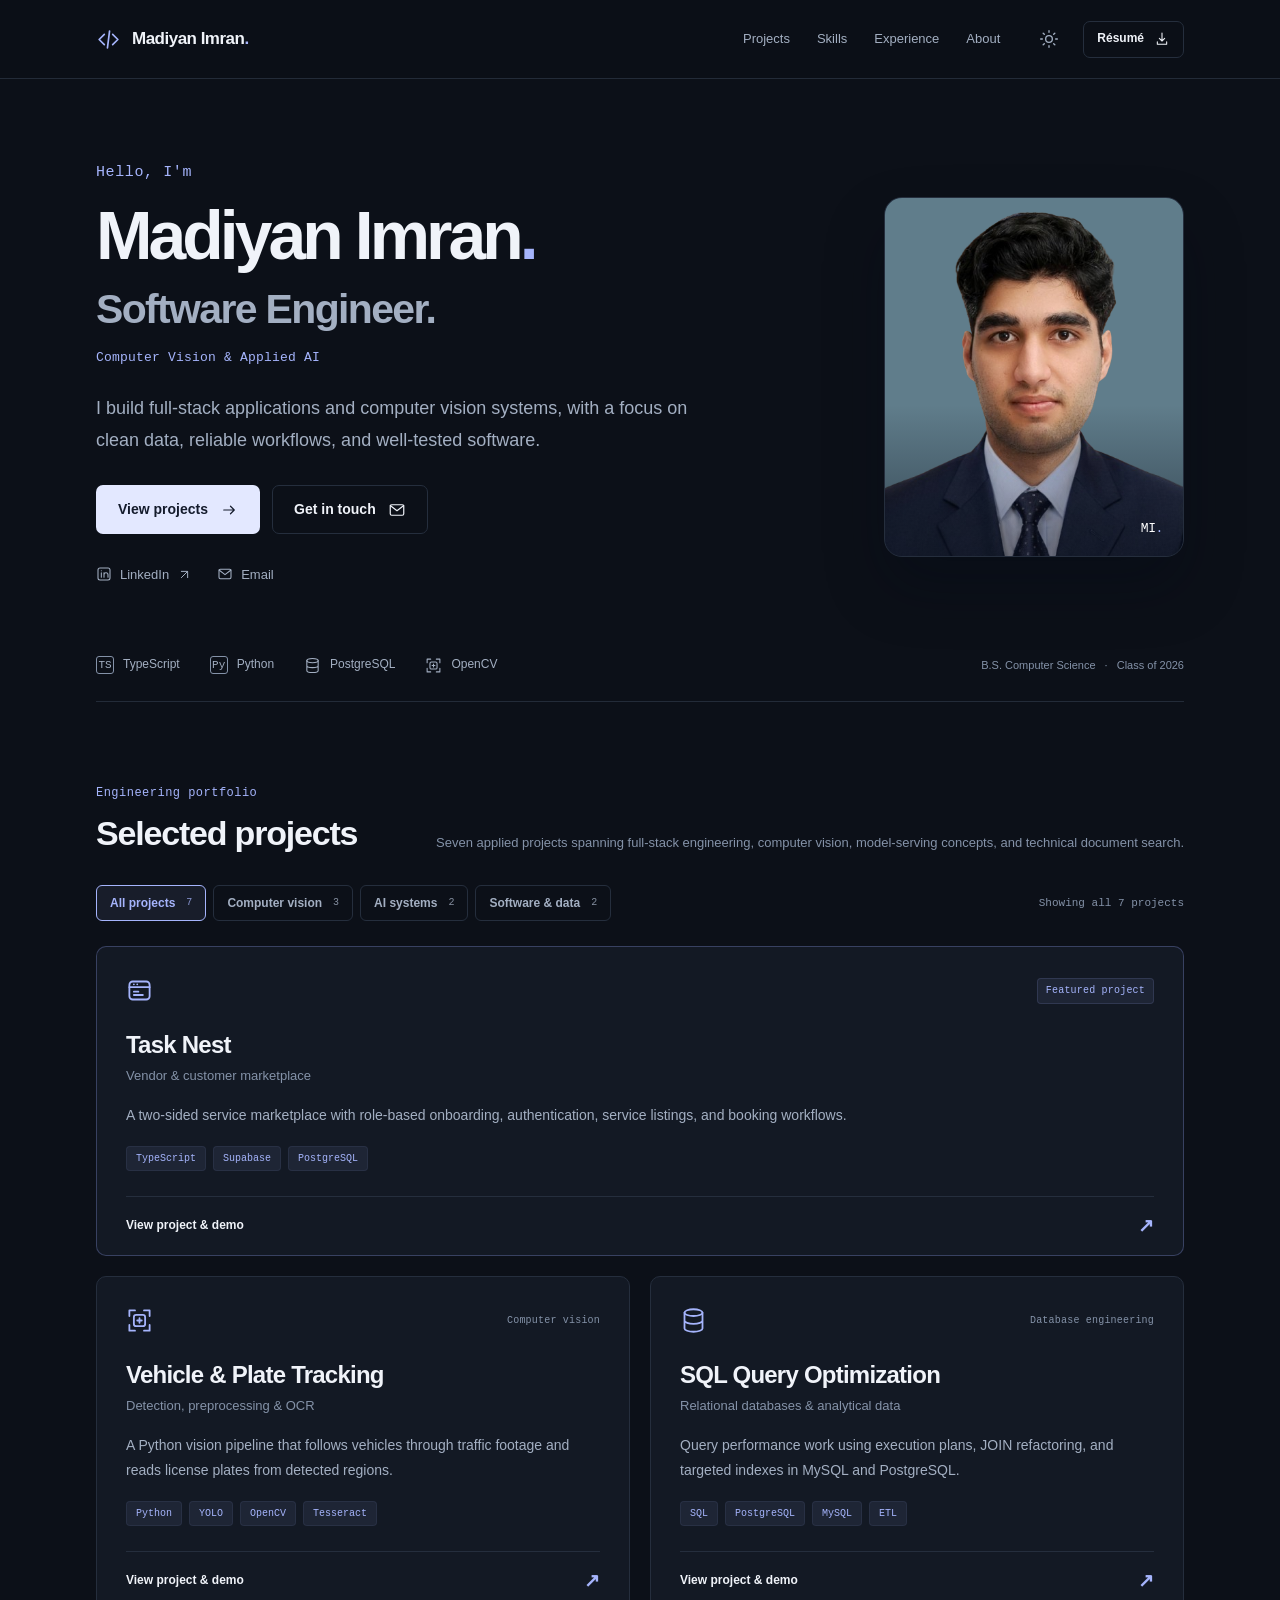
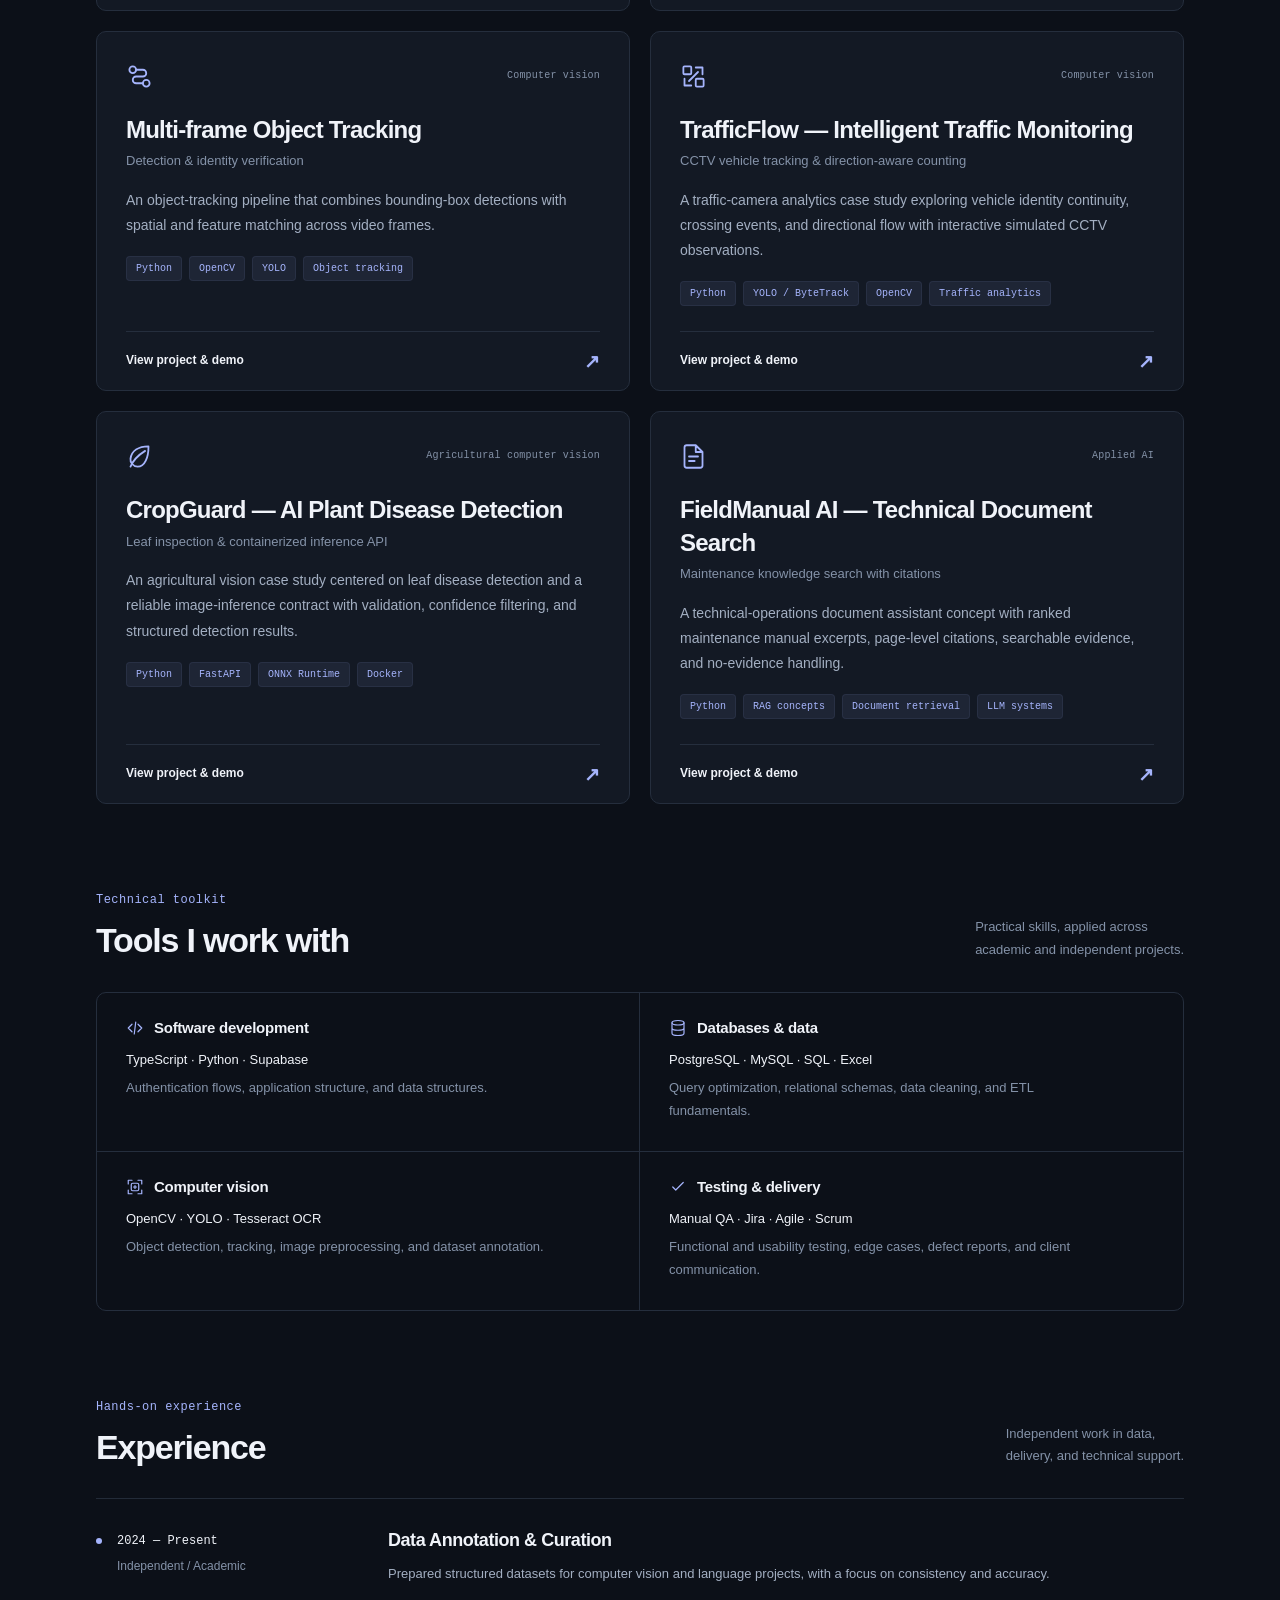
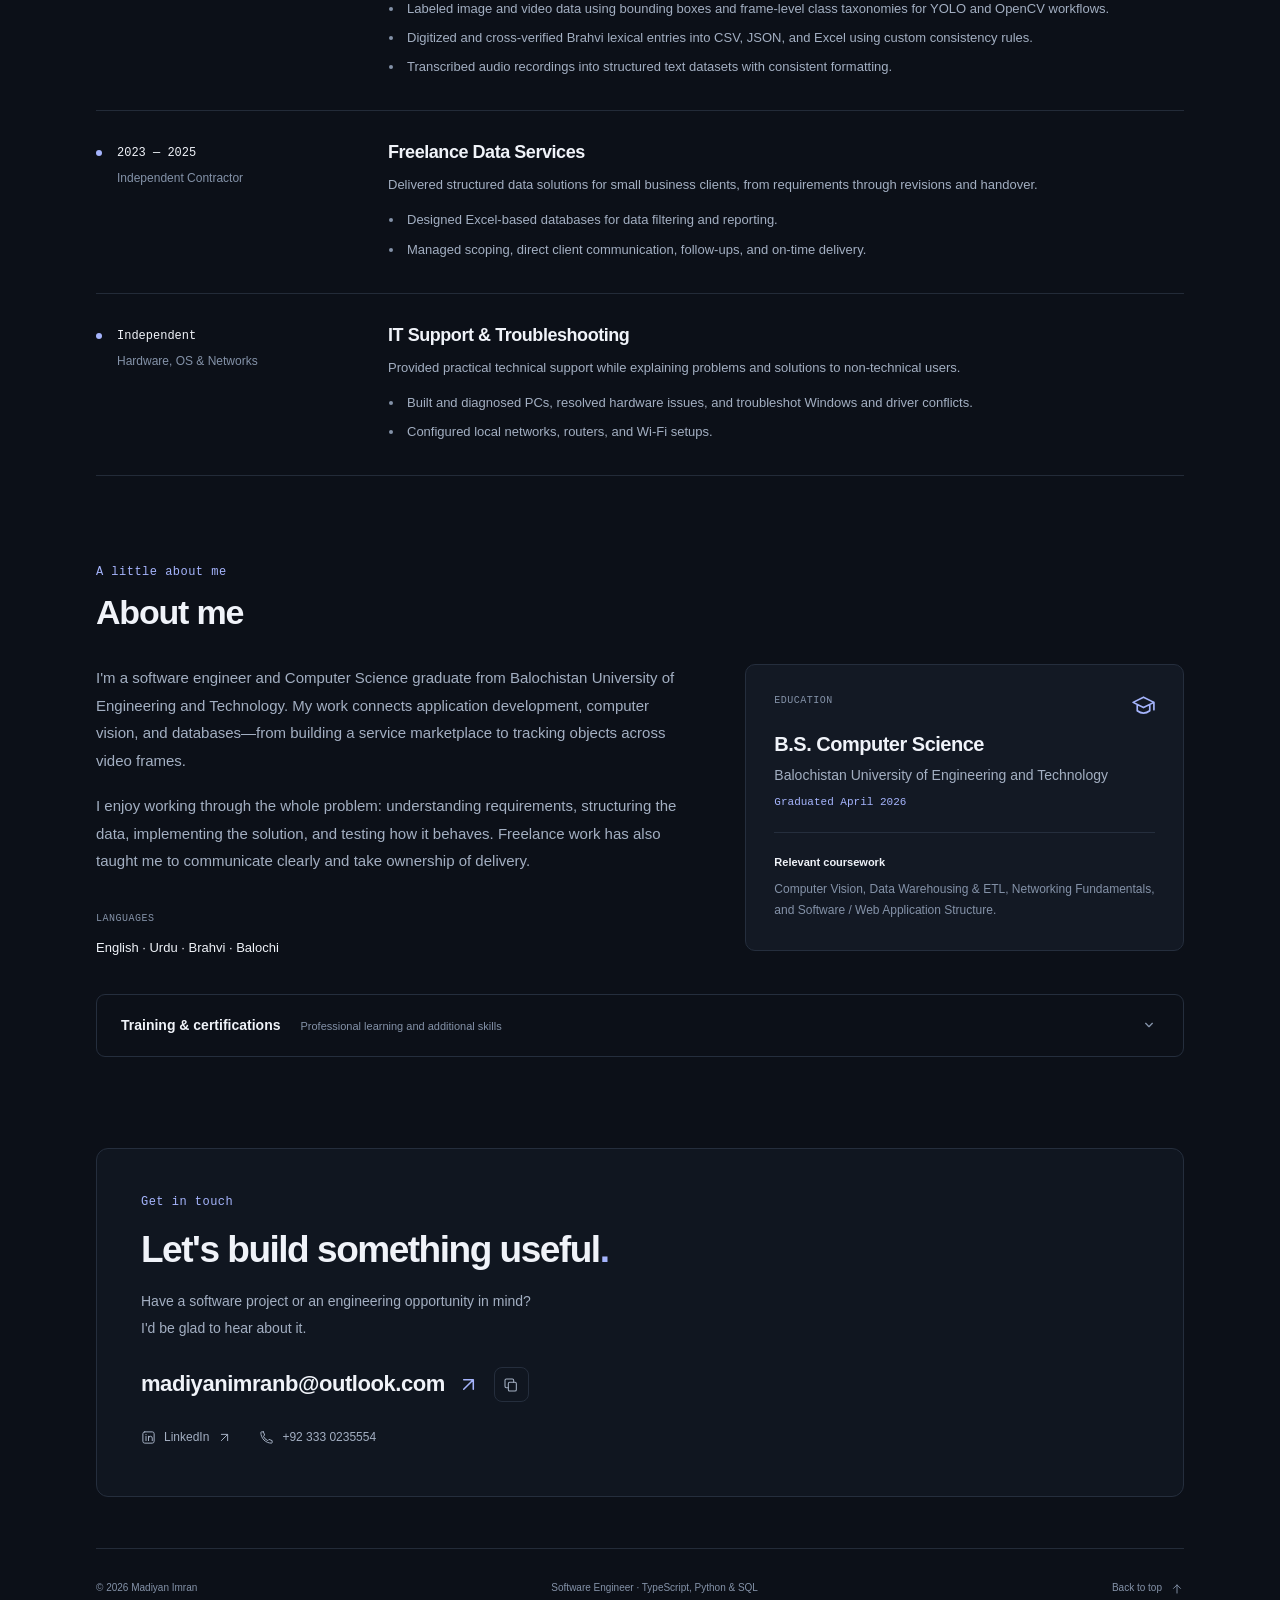
<file: index.html>
<!DOCTYPE html>

<html data-theme="dark" lang="en">
<head>
<meta charset="utf-8"/>
<meta content="width=device-width,initial-scale=1" name="viewport"/>
<meta content="dark light" name="color-scheme"/>
<meta content="#0c1018" name="theme-color"/>
<title>Madiyan Imran | Software Engineer · Computer Vision &amp; Applied AI</title>
<meta content="Madiyan Imran, software engineer. Explore seven selected projects in full-stack development, computer vision, AI systems, and data engineering, with interactive demos." name="description"/>
<meta content="Madiyan Imran" name="author"/>
<meta content="website" property="og:type"/>
<meta content="Madiyan Imran | Software Engineer · Computer Vision &amp; Applied AI" property="og:title"/>
<meta content="Explore seven software engineering and applied AI projects, interactive demos, and technical case studies." property="og:description"/>
<meta content="summary" name="twitter:card"/>
<link href="assets/favicon.svg" rel="icon" type="image/svg+xml"/>
<script>document.documentElement.classList.add('js');try{const t=localStorage.getItem('mi-portfolio-theme');if(t==='light'||t==='dark')document.documentElement.dataset.theme=t;}catch(e){}</script>
<link href="assets/styles.css" rel="stylesheet"/><link href="assets/profile-and-cards.css" rel="stylesheet"/>
<script defer="" src="assets/config.js"></script>
<script defer="" src="assets/app.js"></script>
<script type="application/ld+json">{"@context": "https://schema.org", "@type": "Person", "name": "Madiyan Imran", "jobTitle": "Software Engineer", "email": "madiyanimranb@outlook.com", "sameAs": ["https://www.linkedin.com/in/MadiyanImran"], "alumniOf": {"@type": "CollegeOrUniversity", "name": "Balochistan University of Engineering and Technology"}, "knowsAbout": ["TypeScript", "Python", "SQL", "Computer Vision", "Software Testing"]}</script>
<link href="assets/ai-projects.css" rel="stylesheet"/><script defer="" src="assets/ai-demos.js"></script></head>
<body id="top">
<a class="skip-link" href="#main">Skip to content</a>
<header class="site-header"><div class="nav-shell container">
<a aria-label="Madiyan Imran, back to top" class="brand" href="#top"><span class="brand-code"><svg aria-hidden="true" class="icon" fill="none" height="20" stroke="currentColor" stroke-linecap="round" stroke-linejoin="round" stroke-width="1.6" viewbox="0 0 24 24" width="20"><path d="m8 7-5 5 5 5m8-10 5 5-5 5m-3-13-2 16"></path></svg></span><span>Madiyan Imran<span class="brand-period">.</span></span></a>
<nav aria-label="Main navigation" class="site-nav" id="site-nav"><a data-nav="projects" href="#projects">Projects</a><a data-nav="skills" href="#skills">Skills</a><a data-nav="experience" href="#experience">Experience</a><a data-nav="about" href="#about">About</a><a class="mobile-contact" href="#contact">Contact</a></nav>
<div class="nav-actions"><button aria-label="Switch to light theme" class="theme-toggle icon-button" title="Switch to light theme" type="button"><span class="sun-icon"><svg aria-hidden="true" class="icon" fill="none" height="20" stroke="currentColor" stroke-linecap="round" stroke-linejoin="round" stroke-width="1.6" viewbox="0 0 24 24" width="20"><circle cx="12" cy="12" r="4"></circle><path d="M12 2v2m0 16v2M2 12h2m16 0h2M5 5l1.4 1.4m11.2 11.2L19 19M5 19l1.4-1.4M17.6 6.4 19 5"></path></svg></span><span class="moon-icon"><svg aria-hidden="true" class="icon" fill="none" height="20" stroke="currentColor" stroke-linecap="round" stroke-linejoin="round" stroke-width="1.6" viewbox="0 0 24 24" width="20"><path d="M20.8 13a9 9 0 0 1-9.8-9.8A9 9 0 1 0 20.8 13Z"></path></svg></span></button><a class="nav-resume button button-small button-outline" download="" href="assets/Madiyan-Imran-Academic-CV.pdf">Résumé <svg aria-hidden="true" class="icon" fill="none" height="20" stroke="currentColor" stroke-linecap="round" stroke-linejoin="round" stroke-width="1.6" viewbox="0 0 24 24" width="20"><path d="M12 3v12m-4-4 4 4 4-4M5 16v4h14v-4"></path></svg></a><button aria-controls="site-nav" aria-expanded="false" aria-label="Open navigation" class="menu-toggle icon-button" id="menu-toggle" type="button"><svg aria-hidden="true" class="icon menu-open-icon" fill="none" height="20" stroke="currentColor" stroke-linecap="round" stroke-linejoin="round" stroke-width="1.6" viewbox="0 0 24 24" width="20"><path d="M4 6h16M4 12h16M4 18h16"></path></svg><svg aria-hidden="true" class="icon menu-close-icon" fill="none" height="20" stroke="currentColor" stroke-linecap="round" stroke-linejoin="round" stroke-width="1.6" viewbox="0 0 24 24" width="20"><path d="m6 6 12 12M6 18 18 6"></path></svg></button></div>
</div></header>
<main id="main">
<section aria-labelledby="hero-title" class="hero container">
<div class="hero-layout"><div class="hero-content"><p class="eyebrow">Hello, I'm</p><h1 id="hero-title">Madiyan Imran<span>.</span></h1><h2>Software Engineer<span class="hero-role-period">.</span></h2><p class="hero-specialty">Computer Vision &amp; Applied AI</p>
<p class="hero-description">I build full-stack applications and computer vision systems, with a focus on clean data, reliable workflows, and well-tested software.</p>
<div class="hero-actions"><a class="button button-primary" href="#projects">View projects <svg aria-hidden="true" class="icon" fill="none" height="20" stroke="currentColor" stroke-linecap="round" stroke-linejoin="round" stroke-width="1.6" viewbox="0 0 24 24" width="20"><path d="M5 12h14m-5-5 5 5-5 5"></path></svg></a><a class="button button-outline" href="#contact">Get in touch <svg aria-hidden="true" class="icon" fill="none" height="20" stroke="currentColor" stroke-linecap="round" stroke-linejoin="round" stroke-width="1.6" viewbox="0 0 24 24" width="20"><rect height="14" rx="2" width="18" x="3" y="5"></rect><path d="m3 6 9 7 9-7"></path></svg></a></div>
<div class="hero-socials"><a href="https://www.linkedin.com/in/MadiyanImran" rel="noopener noreferrer" target="_blank"><svg aria-hidden="true" class="icon" fill="none" height="20" stroke="currentColor" stroke-linecap="round" stroke-linejoin="round" stroke-width="1.6" viewbox="0 0 24 24" width="20"><rect height="18" rx="3" width="18" x="3" y="3"></rect><path d="M8 10v7m0-10v.2M12 17v-7m0 3a3 3 0 0 1 6 0v4"></path></svg> LinkedIn <svg aria-hidden="true" class="icon small-arrow" fill="none" height="20" stroke="currentColor" stroke-linecap="round" stroke-linejoin="round" stroke-width="1.6" viewbox="0 0 24 24" width="20"><path d="M7 17 17 7M7 7h10v10"></path></svg></a><a href="mailto:madiyanimranb@outlook.com"><svg aria-hidden="true" class="icon" fill="none" height="20" stroke="currentColor" stroke-linecap="round" stroke-linejoin="round" stroke-width="1.6" viewbox="0 0 24 24" width="20"><rect height="14" rx="2" width="18" x="3" y="5"></rect><path d="m3 6 9 7 9-7"></path></svg> Email</a><a data-github-link="" hidden="" href="https://github.com" rel="noopener noreferrer" target="_blank"><svg aria-hidden="true" class="icon" fill="none" height="20" stroke="currentColor" stroke-linecap="round" stroke-linejoin="round" stroke-width="1.6" viewbox="0 0 24 24" width="20"><path d="M9 19c-4 1.4-4-2-6-2m12 5v-4c0-1-.3-1.6-1-2 3-.3 6-1.4 6-6a5 5 0 0 0-1.4-3.5c.2-.8.3-2.1-.2-3.3 0 0-1.2-.4-3.6 1.3a12 12 0 0 0-6.6 0C5.8 2.8 4.6 3.2 4.6 3.2a5 5 0 0 0-.2 3.3A5 5 0 0 0 3 10c0 4.6 3 5.7 6 6-.7.4-1 1-1 2v4"></path></svg> GitHub <svg aria-hidden="true" class="icon small-arrow" fill="none" height="20" stroke="currentColor" stroke-linecap="round" stroke-linejoin="round" stroke-width="1.6" viewbox="0 0 24 24" width="20"><path d="M7 17 17 7M7 7h10v10"></path></svg></a></div>
</div><figure aria-label="Profile photo area" class="profile-portrait">
<div class="portrait-image-wrap"><img alt="Neutral silhouette placeholder; Madiyan's portrait has not yet been provided" fetchpriority="high" height="720" id="profile-image" src="assets/profile-photo-placeholder.svg" width="600"/><span aria-hidden="true" class="portrait-corner-mark">MI<span>.</span></span></div>
<figcaption class="portrait-caption"><span class="portrait-caption-dot"></span><span id="portrait-label">Portrait placeholder · add your photo</span></figcaption>
</figure></div>
<div class="hero-bottom"><div aria-label="Core technologies" class="core-stack"><span><span aria-hidden="true" class="stack-mark ts">TS</span>TypeScript</span><span><span aria-hidden="true" class="stack-mark py">Py</span>Python</span><span><svg aria-hidden="true" class="icon" fill="none" height="20" stroke="currentColor" stroke-linecap="round" stroke-linejoin="round" stroke-width="1.6" viewbox="0 0 24 24" width="20"><ellipse cx="12" cy="5" rx="8" ry="3"></ellipse><path d="M4 5v14c0 1.7 3.6 3 8 3s8-1.3 8-3V5M4 12c0 1.7 3.6 3 8 3s8-1.3 8-3"></path></svg>PostgreSQL</span><span><svg aria-hidden="true" class="icon" fill="none" height="20" stroke="currentColor" stroke-linecap="round" stroke-linejoin="round" stroke-width="1.6" viewbox="0 0 24 24" width="20"><path d="M8 3H3v5m13-5h5v5M3 16v5h5m13-5v5h-5"></path><rect height="10" rx="2" width="10" x="7" y="7"></rect><path d="M10 12h4m-2-2v4"></path></svg>OpenCV</span></div><p class="hero-education">B.S. Computer Science <span>·</span> Class of 2026</p></div>
</section>
<section aria-labelledby="projects-heading" class="section container" id="projects"><div class="section-heading"><div><p class="eyebrow">Engineering portfolio</p><h2 id="projects-heading">Selected projects</h2></div><p class="section-intro">Seven applied projects spanning full-stack engineering, computer vision, model-serving concepts, and technical document search.</p></div>
<div aria-label="Project filters" class="project-browser"><div aria-label="Filter projects" class="project-filters" role="group"><button aria-controls="project-grid" aria-pressed="true" data-project-filter="all" type="button">All projects <span>7</span></button><button aria-controls="project-grid" aria-pressed="false" data-project-filter="vision" type="button">Computer vision <span>3</span></button><button aria-controls="project-grid" aria-pressed="false" data-project-filter="systems" type="button">AI systems <span>2</span></button><button aria-controls="project-grid" aria-pressed="false" data-project-filter="software" type="button">Software &amp; data <span>2</span></button></div><p aria-live="polite" id="project-count" role="status">Showing all 7 projects</p></div><div class="projects-grid" id="project-grid"><article aria-labelledby="title-task-nest" class="project-card featured" data-project-group="software" data-project-slug="task-nest">
<div class="project-top"><div class="project-icon"><svg aria-hidden="true" class="icon" fill="none" height="20" stroke="currentColor" stroke-linecap="round" stroke-linejoin="round" stroke-width="1.6" viewbox="0 0 24 24" width="20"><rect height="16" rx="3" width="18" x="3" y="4"></rect><path d="M3 9h18M7 6.5h.01M10 6.5h.01M7 13h4m-4 3h8"></path></svg></div><span class="project-category">Featured project</span></div>
<h3 id="title-task-nest">Task Nest</h3><p class="project-subtitle">Vendor &amp; customer marketplace</p>
<p class="project-description">A two-sided service marketplace with role-based onboarding, authentication, service listings, and booking workflows.</p><ul aria-label="Technologies and concepts" class="tags"><li>TypeScript</li><li>Supabase</li><li>PostgreSQL</li></ul>
<a aria-label="Explore Task Nest case study and interactive demo" class="project-card-link" href="projects/task-nest.html"><span>View project &amp; demo</span><span aria-hidden="true" class="link-arrow">↗</span></a></article><article aria-labelledby="title-vehicle-tracking" class="project-card" data-project-group="vision" data-project-slug="vehicle-tracking">
<div class="project-top"><div class="project-icon"><svg aria-hidden="true" class="icon" fill="none" height="20" stroke="currentColor" stroke-linecap="round" stroke-linejoin="round" stroke-width="1.6" viewbox="0 0 24 24" width="20"><path d="M8 3H3v5m13-5h5v5M3 16v5h5m13-5v5h-5"></path><rect height="10" rx="2" width="10" x="7" y="7"></rect><path d="M10 12h4m-2-2v4"></path></svg></div><span class="project-category">Computer vision</span></div>
<h3 id="title-vehicle-tracking">Vehicle &amp; Plate Tracking</h3><p class="project-subtitle">Detection, preprocessing &amp; OCR</p>
<p class="project-description">A Python vision pipeline that follows vehicles through traffic footage and reads license plates from detected regions.</p><ul aria-label="Technologies and concepts" class="tags"><li>Python</li><li>YOLO</li><li>OpenCV</li><li>Tesseract</li></ul>
<a aria-label="Explore Vehicle &amp; Plate Tracking case study and interactive demo" class="project-card-link" href="projects/vehicle-tracking.html"><span>View project &amp; demo</span><span aria-hidden="true" class="link-arrow">↗</span></a></article><article aria-labelledby="title-sql-optimization" class="project-card" data-project-group="software" data-project-slug="sql-optimization">
<div class="project-top"><div class="project-icon"><svg aria-hidden="true" class="icon" fill="none" height="20" stroke="currentColor" stroke-linecap="round" stroke-linejoin="round" stroke-width="1.6" viewbox="0 0 24 24" width="20"><ellipse cx="12" cy="5" rx="8" ry="3"></ellipse><path d="M4 5v14c0 1.7 3.6 3 8 3s8-1.3 8-3V5M4 12c0 1.7 3.6 3 8 3s8-1.3 8-3"></path></svg></div><span class="project-category">Database engineering</span></div>
<h3 id="title-sql-optimization">SQL Query Optimization</h3><p class="project-subtitle">Relational databases &amp; analytical data</p>
<p class="project-description">Query performance work using execution plans, JOIN refactoring, and targeted indexes in MySQL and PostgreSQL.</p><ul aria-label="Technologies and concepts" class="tags"><li>SQL</li><li>PostgreSQL</li><li>MySQL</li><li>ETL</li></ul>
<a aria-label="Explore SQL Query Optimization case study and interactive demo" class="project-card-link" href="projects/sql-optimization.html"><span>View project &amp; demo</span><span aria-hidden="true" class="link-arrow">↗</span></a></article><article aria-labelledby="title-object-tracking" class="project-card" data-project-group="vision" data-project-slug="object-tracking">
<div class="project-top"><div class="project-icon"><svg aria-hidden="true" class="icon" fill="none" height="20" stroke="currentColor" stroke-linecap="round" stroke-linejoin="round" stroke-width="1.6" viewbox="0 0 24 24" width="20"><circle cx="6" cy="6" r="3"></circle><circle cx="18" cy="18" r="3"></circle><path d="M9 6h6a3 3 0 0 1 0 6H9a3 3 0 0 0 0 6h6"></path></svg></div><span class="project-category">Computer vision</span></div>
<h3 id="title-object-tracking">Multi-frame Object Tracking</h3><p class="project-subtitle">Detection &amp; identity verification</p>
<p class="project-description">An object-tracking pipeline that combines bounding-box detections with spatial and feature matching across video frames.</p><ul aria-label="Technologies and concepts" class="tags"><li>Python</li><li>OpenCV</li><li>YOLO</li><li>Object tracking</li></ul>
<a aria-label="Explore Multi-frame Object Tracking case study and interactive demo" class="project-card-link" href="projects/object-tracking.html"><span>View project &amp; demo</span><span aria-hidden="true" class="link-arrow">↗</span></a></article><article aria-labelledby="title-traffic-flow" class="project-card" data-project-group="vision" data-project-slug="traffic-flow"><div class="project-top"><div class="project-icon"><svg aria-hidden="true" class="icon" fill="none" stroke="currentColor" stroke-linecap="round" stroke-linejoin="round" stroke-width="1.6" viewbox="0 0 24 24"><rect height="7" rx="1" width="7" x="3" y="3"></rect><rect height="7" rx="1" width="7" x="14" y="14"></rect><path d="M14 4h6v6M4 14v6h6M8 16l8-8"></path></svg></div><span class="project-category">Computer vision</span></div><h3 id="title-traffic-flow">TrafficFlow — Intelligent Traffic Monitoring</h3><p class="project-subtitle">CCTV vehicle tracking &amp; direction-aware counting</p><p class="project-description">A traffic-camera analytics case study exploring vehicle identity continuity, crossing events, and directional flow with interactive simulated CCTV observations.</p><ul aria-label="Technologies and concepts" class="tags"><li>Python</li><li>YOLO / ByteTrack</li><li>OpenCV</li><li>Traffic analytics</li></ul><a aria-label="Explore TrafficFlow — Intelligent Traffic Monitoring case study and interactive demo" class="project-card-link" href="projects/traffic-flow.html"><span>View project &amp; demo</span><span aria-hidden="true" class="link-arrow">↗</span></a></article><article aria-labelledby="title-cropguard" class="project-card" data-project-group="systems" data-project-slug="cropguard"><div class="project-top"><div class="project-icon"><svg aria-hidden="true" class="icon" fill="none" stroke="currentColor" stroke-linecap="round" stroke-linejoin="round" stroke-width="1.6" viewbox="0 0 24 24"><path d="M20 3C11 3 5 7 4 14c-.5 3.1 2.3 7 6.3 7 6.5 0 9.7-8.3 9.7-18Z"></path><path d="M4 21c2.4-5.8 6.4-9.9 13-14"></path></svg></div><span class="project-category">Agricultural computer vision</span></div><h3 id="title-cropguard">CropGuard — AI Plant Disease Detection</h3><p class="project-subtitle">Leaf inspection &amp; containerized inference API</p><p class="project-description">An agricultural vision case study centered on leaf disease detection and a reliable image-inference contract with validation, confidence filtering, and structured detection results.</p><ul aria-label="Technologies and concepts" class="tags"><li>Python</li><li>FastAPI</li><li>ONNX Runtime</li><li>Docker</li></ul><a aria-label="Explore CropGuard — AI Plant Disease Detection case study and interactive demo" class="project-card-link" href="projects/cropguard.html"><span>View project &amp; demo</span><span aria-hidden="true" class="link-arrow">↗</span></a></article><article aria-labelledby="title-fieldmanual-ai" class="project-card" data-project-group="systems" data-project-slug="fieldmanual-ai"><div class="project-top"><div class="project-icon"><svg aria-hidden="true" class="icon" fill="none" stroke="currentColor" stroke-linecap="round" stroke-linejoin="round" stroke-width="1.6" viewbox="0 0 24 24"><path d="M14 2H6a2 2 0 0 0-2 2v16a2 2 0 0 0 2 2h12a2 2 0 0 0 2-2V8zM14 2v6h6M8 12h8M8 16h5"></path></svg></div><span class="project-category">Applied AI</span></div><h3 id="title-fieldmanual-ai">FieldManual AI — Technical Document Search</h3><p class="project-subtitle">Maintenance knowledge search with citations</p><p class="project-description">A technical-operations document assistant concept with ranked maintenance manual excerpts, page-level citations, searchable evidence, and no-evidence handling.</p><ul aria-label="Technologies and concepts" class="tags"><li>Python</li><li>RAG concepts</li><li>Document retrieval</li><li>LLM systems</li></ul><a aria-label="Explore FieldManual AI — Technical Document Search case study and interactive demo" class="project-card-link" href="projects/fieldmanual-ai.html"><span>View project &amp; demo</span><span aria-hidden="true" class="link-arrow">↗</span></a></article></div>
</section>
<section aria-labelledby="skills-heading" class="section container" id="skills"><div class="section-heading"><div><p class="eyebrow">Technical toolkit</p><h2 id="skills-heading">Tools I work with</h2></div><p class="section-intro">Practical skills, applied across<br class="desktop-break"/> academic and independent projects.</p></div>
<div class="skills-grid">
<div class="skill-group"><div class="skill-heading"><svg aria-hidden="true" class="icon" fill="none" height="20" stroke="currentColor" stroke-linecap="round" stroke-linejoin="round" stroke-width="1.6" viewbox="0 0 24 24" width="20"><path d="m8 7-5 5 5 5m8-10 5 5-5 5m-3-13-2 16"></path></svg><h3>Software development</h3></div><p>TypeScript · Python · Supabase</p><span>Authentication flows, application structure, and data structures.</span></div>
<div class="skill-group"><div class="skill-heading"><svg aria-hidden="true" class="icon" fill="none" height="20" stroke="currentColor" stroke-linecap="round" stroke-linejoin="round" stroke-width="1.6" viewbox="0 0 24 24" width="20"><ellipse cx="12" cy="5" rx="8" ry="3"></ellipse><path d="M4 5v14c0 1.7 3.6 3 8 3s8-1.3 8-3V5M4 12c0 1.7 3.6 3 8 3s8-1.3 8-3"></path></svg><h3>Databases &amp; data</h3></div><p>PostgreSQL · MySQL · SQL · Excel</p><span>Query optimization, relational schemas, data cleaning, and ETL fundamentals.</span></div>
<div class="skill-group"><div class="skill-heading"><svg aria-hidden="true" class="icon" fill="none" height="20" stroke="currentColor" stroke-linecap="round" stroke-linejoin="round" stroke-width="1.6" viewbox="0 0 24 24" width="20"><path d="M8 3H3v5m13-5h5v5M3 16v5h5m13-5v5h-5"></path><rect height="10" rx="2" width="10" x="7" y="7"></rect><path d="M10 12h4m-2-2v4"></path></svg><h3>Computer vision</h3></div><p>OpenCV · YOLO · Tesseract OCR</p><span>Object detection, tracking, image preprocessing, and dataset annotation.</span></div>
<div class="skill-group"><div class="skill-heading"><svg aria-hidden="true" class="icon" fill="none" height="20" stroke="currentColor" stroke-linecap="round" stroke-linejoin="round" stroke-width="1.6" viewbox="0 0 24 24" width="20"><path d="m5 12 4 4L19 6"></path></svg><h3>Testing &amp; delivery</h3></div><p>Manual QA · Jira · Agile · Scrum</p><span>Functional and usability testing, edge cases, defect reports, and client communication.</span></div>
</div>
</section>
<section aria-labelledby="experience-heading" class="section container" id="experience"><div class="section-heading"><div><p class="eyebrow">Hands-on experience</p><h2 id="experience-heading">Experience</h2></div><p class="section-intro">Independent work in data,<br class="desktop-break"/> delivery, and technical support.</p></div>
<div class="experience-list">
<article class="experience-item"><div class="experience-date"><span class="timeline-dot"></span>2024 — Present<span class="experience-kind">Independent / Academic</span></div><div class="experience-content"><h3>Data Annotation &amp; Curation</h3><p>Prepared structured datasets for computer vision and language projects, with a focus on consistency and accuracy.</p><ul><li>Labeled image and video data using bounding boxes and frame-level class taxonomies for YOLO and OpenCV workflows.</li><li>Digitized and cross-verified Brahvi lexical entries into CSV, JSON, and Excel using custom consistency rules.</li><li>Transcribed audio recordings into structured text datasets with consistent formatting.</li></ul></div></article>
<article class="experience-item"><div class="experience-date"><span class="timeline-dot"></span>2023 — 2025<span class="experience-kind">Independent Contractor</span></div><div class="experience-content"><h3>Freelance Data Services</h3><p>Delivered structured data solutions for small business clients, from requirements through revisions and handover.</p><ul><li>Designed Excel-based databases for data filtering and reporting.</li><li>Managed scoping, direct client communication, follow-ups, and on-time delivery.</li></ul></div></article>
<article class="experience-item"><div class="experience-date"><span class="timeline-dot"></span>Independent<span class="experience-kind">Hardware, OS &amp; Networks</span></div><div class="experience-content"><h3>IT Support &amp; Troubleshooting</h3><p>Provided practical technical support while explaining problems and solutions to non-technical users.</p><ul><li>Built and diagnosed PCs, resolved hardware issues, and troubleshot Windows and driver conflicts.</li><li>Configured local networks, routers, and Wi-Fi setups.</li></ul></div></article>
</div>
</section>
<section aria-labelledby="about-heading" class="section container" id="about"><div class="section-heading"><div><p class="eyebrow">A little about me</p><h2 id="about-heading">About me</h2></div></div>
<div class="about-grid"><div class="about-copy"><p>I'm a software engineer and Computer Science graduate from Balochistan University of Engineering and Technology. My work connects application development, computer vision, and databases—from building a service marketplace to tracking objects across video frames.</p><p>I enjoy working through the whole problem: understanding requirements, structuring the data, implementing the solution, and testing how it behaves. Freelance work has also taught me to communicate clearly and take ownership of delivery.</p><div class="languages"><span class="small-label">Languages</span><p>English · Urdu · Brahvi · Balochi</p></div></div>
<aside aria-labelledby="education-heading" class="education-card"><div class="education-icon"><svg aria-hidden="true" class="icon" fill="none" height="20" stroke="currentColor" stroke-linecap="round" stroke-linejoin="round" stroke-width="1.6" viewbox="0 0 24 24" width="20"><path d="m2 9 10-5 10 5-10 5L2 9Zm4 2v6c4 3 8 3 12 0v-6M22 9v7"></path></svg></div><p class="small-label">Education</p><h3 id="education-heading">B.S. Computer Science</h3><p class="university">Balochistan University of Engineering and Technology</p><p class="graduated">Graduated April 2026</p><div class="education-divider"></div><p class="course-label">Relevant coursework</p><p class="coursework">Computer Vision, Data Warehousing &amp; ETL, Networking Fundamentals, and Software / Web Application Structure.</p></aside></div>
<details class="training-details"><summary><span>Training &amp; certifications<span class="summary-subtitle">Professional learning and additional skills</span></span><svg aria-hidden="true" class="icon" fill="none" height="20" stroke="currentColor" stroke-linecap="round" stroke-linejoin="round" stroke-width="1.6" viewbox="0 0 24 24" width="20"><path d="m8 10 4 4 4-4"></path></svg></summary><div class="training-grid">
<div><h4>Agile &amp; workflow</h4><p>Coursera Agile Foundations &amp; Scrum certifications; Atlassian Jira workflow management.</p></div>
<div><h4>IT &amp; network infrastructure</h4><p>NAVTTC Network Administrator, 3 months (completed); Corvit Karachi Cloud Tech Essentials, 3 months, and intensive IT bootcamp, 6 days.</p></div>
<div><h4>AI &amp; voice</h4><p>AssemblyAI Voice Agent Hackathon participant certificate.</p></div>
<div><h4>Edge computing &amp; robotics</h4><p>Overview &amp; Application Scenarios of Edge Computing; Robotics course certification.</p></div>
<div><h4>Web &amp; search analytics</h4><p>DigiSkills WordPress &amp; On-Page SEO training. Practical experience with Google Analytics and Search Console.</p></div>
<div><h4>English proficiency</h4><p>Duolingo English Test: 140/160, taken in 2021.</p></div>
</div></details>
</section>
<section aria-labelledby="contact-heading" class="contact-section container" id="contact"><div class="contact-panel"><p class="eyebrow">Get in touch</p><h2 id="contact-heading">Let's build something useful<span>.</span></h2><p class="contact-description">Have a software project or an engineering opportunity in mind?<br class="desktop-break"/> I'd be glad to hear about it.</p><div class="contact-primary"><a class="contact-email" href="mailto:madiyanimranb@outlook.com">madiyanimranb@outlook.com <svg aria-hidden="true" class="icon" fill="none" height="20" stroke="currentColor" stroke-linecap="round" stroke-linejoin="round" stroke-width="1.6" viewbox="0 0 24 24" width="20"><path d="M7 17 17 7M7 7h10v10"></path></svg></a><button aria-label="Copy email address" class="icon-button copy-email" title="Copy email address" type="button"><svg aria-hidden="true" class="icon" fill="none" height="20" stroke="currentColor" stroke-linecap="round" stroke-linejoin="round" stroke-width="1.6" viewbox="0 0 24 24" width="20"><rect height="13" rx="2" width="12" x="8" y="8"></rect><path d="M16 8V5a2 2 0 0 0-2-2H5a2 2 0 0 0-2 2v9a2 2 0 0 0 2 2h3"></path></svg></button></div><div class="contact-links"><a href="https://www.linkedin.com/in/MadiyanImran" rel="noopener noreferrer" target="_blank"><svg aria-hidden="true" class="icon" fill="none" height="20" stroke="currentColor" stroke-linecap="round" stroke-linejoin="round" stroke-width="1.6" viewbox="0 0 24 24" width="20"><rect height="18" rx="3" width="18" x="3" y="3"></rect><path d="M8 10v7m0-10v.2M12 17v-7m0 3a3 3 0 0 1 6 0v4"></path></svg> LinkedIn <svg aria-hidden="true" class="icon small-arrow" fill="none" height="20" stroke="currentColor" stroke-linecap="round" stroke-linejoin="round" stroke-width="1.6" viewbox="0 0 24 24" width="20"><path d="M7 17 17 7M7 7h10v10"></path></svg></a><a href="tel:+923330235554"><svg aria-hidden="true" class="icon" fill="none" height="20" stroke="currentColor" stroke-linecap="round" stroke-linejoin="round" stroke-width="1.6" viewbox="0 0 24 24" width="20"><path d="M7 3H4a1 1 0 0 0-1 1c0 9.4 7.6 17 17 17a1 1 0 0 0 1-1v-3l-5-2-2 2a13 13 0 0 1-7-7l2-2-2-5Z"></path></svg> +92 333 0235554</a></div></div></section>
</main>
<footer class="site-footer container"><p>© <span data-year="">2026</span> Madiyan Imran</p><p class="footer-note">Software Engineer · TypeScript, Python &amp; SQL</p><a href="#top">Back to top <svg aria-hidden="true" class="icon" fill="none" height="20" stroke="currentColor" stroke-linecap="round" stroke-linejoin="round" stroke-width="1.6" viewbox="0 0 24 24" width="20"><path d="M12 19V5m-6 6 6-6 6 6"></path></svg></a></footer>
<div aria-atomic="true" aria-live="polite" class="toast" role="status"></div>
</body></html>
</file>
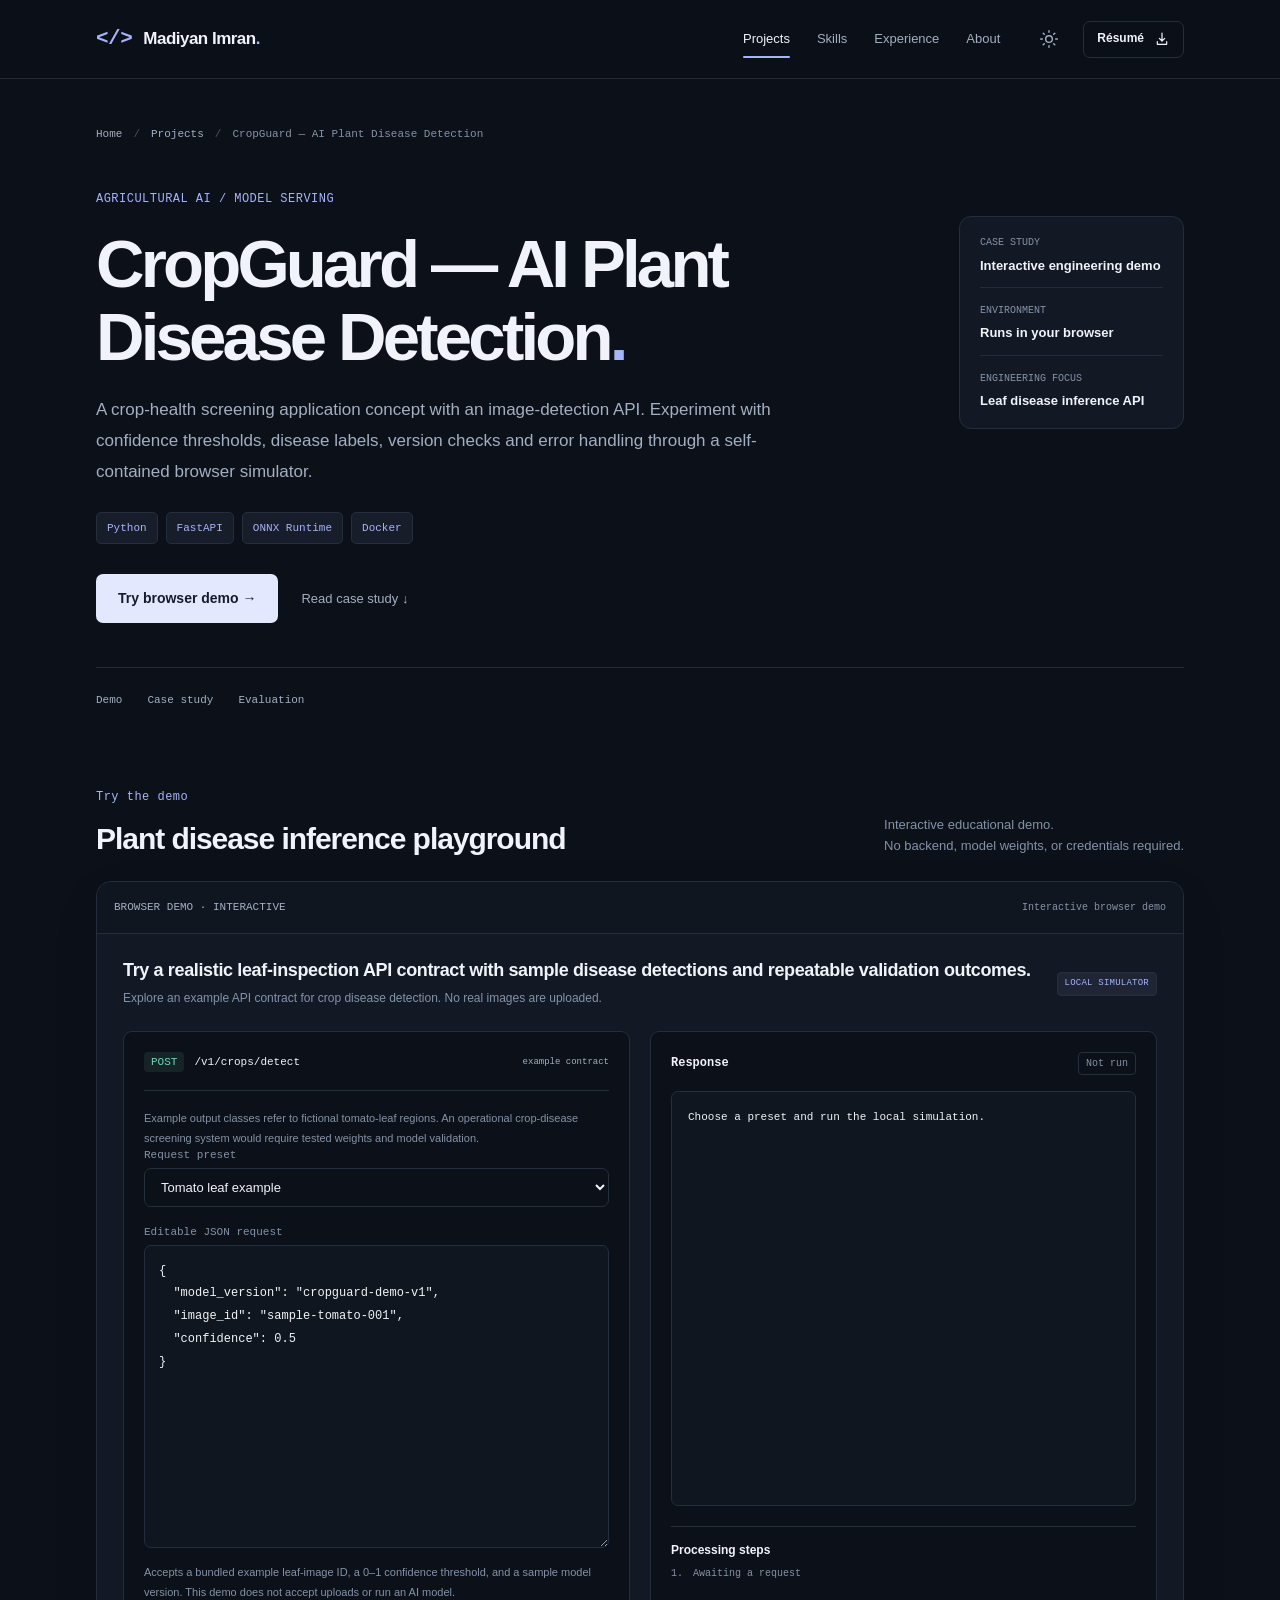
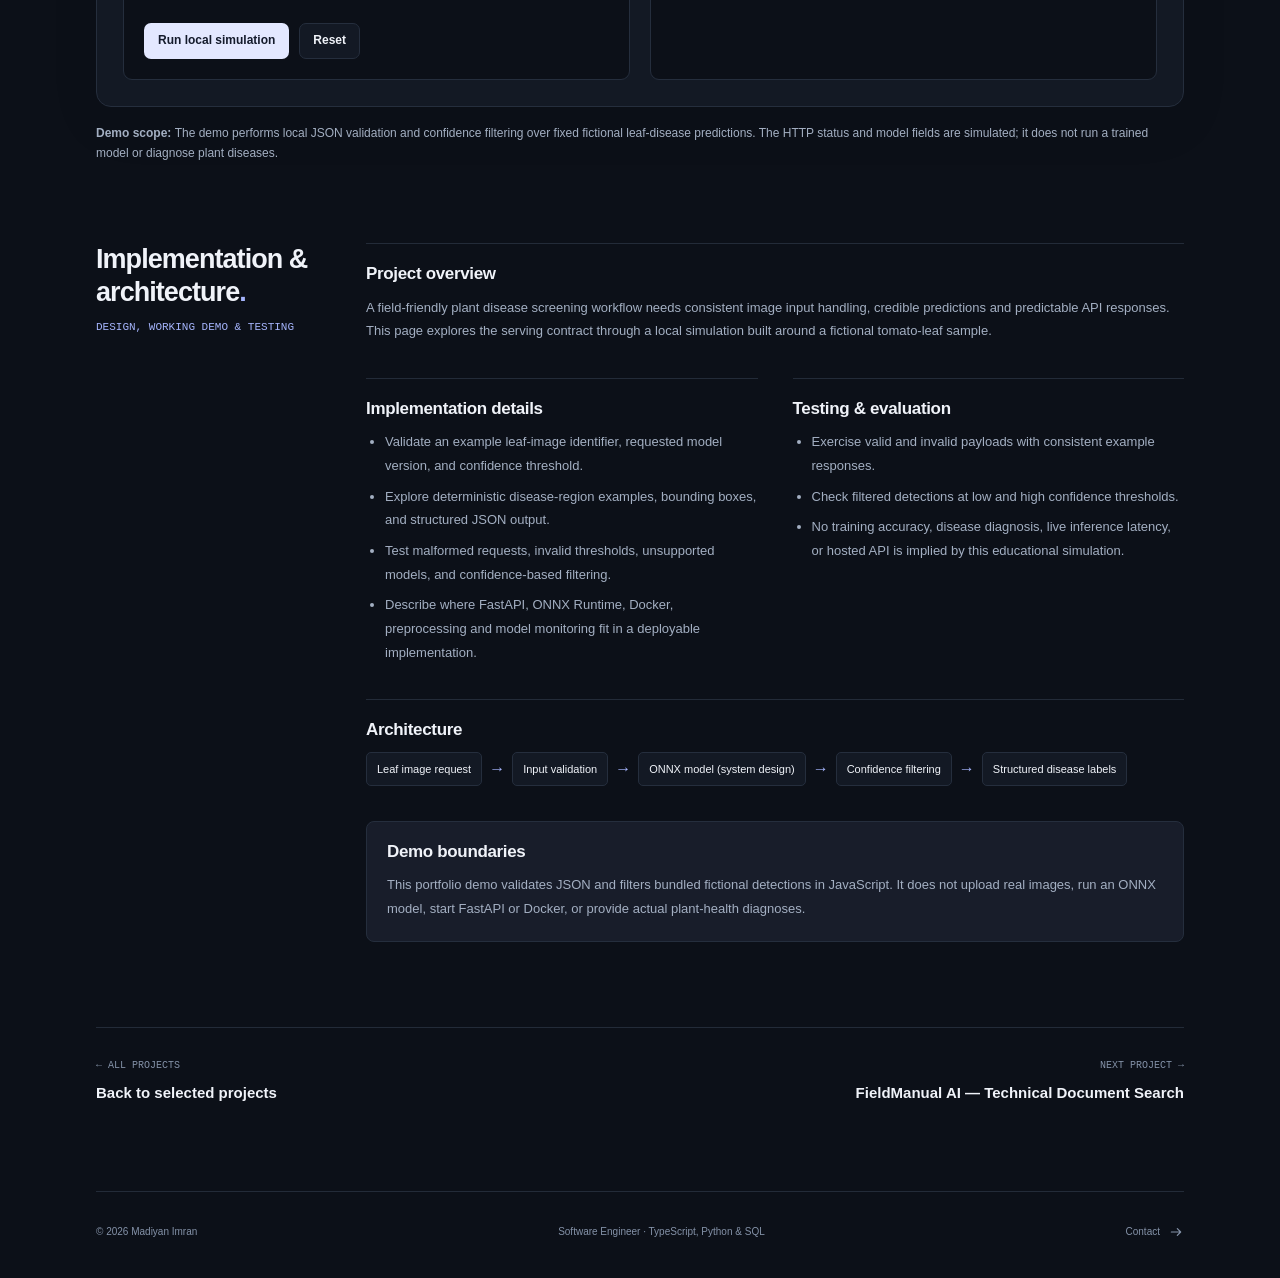
<file: projects/cropguard.html>
<!DOCTYPE html>

<html data-theme="dark" lang="en"><head>
<meta charset="utf-8"/><meta content="width=device-width,initial-scale=1" name="viewport"/><meta content="dark light" name="color-scheme"/><meta content="#0c1018" name="theme-color"/>
<title>CropGuard — AI Plant Disease Detection | Madiyan Imran</title><meta content="CropGuard explores an AI leaf disease detection application and a browser-only simulation of an image inference API with input validation." name="description"/>
<meta content="website" property="og:type"/><meta content="CropGuard — AI Plant Disease Detection | Madiyan Imran" property="og:title"/><meta content="CropGuard explores an AI leaf disease detection application and a browser-only simulation of an image inference API with input validation." property="og:description"/>
<link href="../assets/favicon.svg" rel="icon" type="image/svg+xml"/>
<script>document.documentElement.classList.add('js');try{const t=localStorage.getItem('mi-portfolio-theme');if(t==='light'||t==='dark')document.documentElement.dataset.theme=t;}catch(e){}</script>
<link href="../assets/styles.css" rel="stylesheet"/><link href="../assets/project-pages.css" rel="stylesheet"/>
<script defer="" src="../assets/config.js"></script><script defer="" src="../assets/app.js"></script>
<link href="../assets/ai-projects.css" rel="stylesheet"/><script defer="" src="../assets/ai-demos.js"></script></head><body data-demo="object-tracking" id="top"><a class="skip-link" href="#main">Skip to content</a>
<header class="site-header"><div class="nav-shell container"><a aria-label="Madiyan Imran, homepage" class="brand" href="../index.html"><span class="brand-code" style="font-family:var(--mono);font-size:21px">&lt;/&gt;</span><span>Madiyan Imran<span class="brand-period">.</span></span></a>
<nav aria-label="Main navigation" class="site-nav" id="site-nav"><a class="active" href="../index.html#projects">Projects</a><a href="../index.html#skills">Skills</a><a href="../index.html#experience">Experience</a><a href="../index.html#about">About</a><a class="mobile-contact" href="../index.html#contact">Contact</a></nav>
<div class="nav-actions"><button aria-label="Switch to light theme" class="theme-toggle icon-button" title="Switch to light theme" type="button"><span class="sun-icon"><svg aria-hidden="true" fill="none" height="20" stroke="currentColor" stroke-linecap="round" stroke-linejoin="round" stroke-width="1.7" viewbox="0 0 24 24" width="20"><circle cx="12" cy="12" r="4"></circle><path d="M12 2v2m0 16v2M2 12h2m16 0h2M5 5l1.4 1.4m11.2 11.2L19 19M5 19l1.4-1.4M17.6 6.4 19 5"></path></svg></span><span class="moon-icon"><svg aria-hidden="true" fill="none" height="20" stroke="currentColor" stroke-linecap="round" stroke-linejoin="round" stroke-width="1.7" viewbox="0 0 24 24" width="20"><path d="M20.8 13a9 9 0 0 1-9.8-9.8A9 9 0 1 0 20.8 13Z"></path></svg></span></button><a class="nav-resume button button-small button-outline" download="" href="../assets/Madiyan-Imran-Academic-CV.pdf">Résumé <svg aria-hidden="true" fill="none" height="16" stroke="currentColor" stroke-linecap="round" stroke-linejoin="round" stroke-width="1.8" viewbox="0 0 24 24" width="16"><path d="M12 3v12m-4-4 4 4 4-4M5 16v4h14v-4"></path></svg></a><button aria-controls="site-nav" aria-expanded="false" aria-label="Open navigation" class="menu-toggle icon-button" id="menu-toggle" type="button"><svg aria-hidden="true" class="icon menu-open-icon" fill="none" height="20" stroke="currentColor" stroke-linecap="round" stroke-linejoin="round" stroke-width="1.7" viewbox="0 0 24 24" width="20"><path d="M4 6h16M4 12h16M4 18h16"></path></svg><svg aria-hidden="true" class="icon menu-close-icon" fill="none" height="20" stroke="currentColor" stroke-linecap="round" stroke-linejoin="round" stroke-width="1.7" viewbox="0 0 24 24" width="20"><path d="m6 6 12 12M6 18 18 6"></path></svg></button></div></div></header>
<main id="main"><div class="container"><section aria-labelledby="case-title" class="case-header case-hero"><div class="breadcrumb"><a href="../index.html">Home</a><span class="slash">/</span><a href="../index.html#projects">Projects</a><span class="slash">/</span><span aria-current="page">CropGuard — AI Plant Disease Detection</span></div><div class="case-hero-grid"><div><p class="case-eyebrow">AGRICULTURAL AI / MODEL SERVING</p><h1 id="case-title">CropGuard — AI Plant Disease Detection<span class="brand-period">.</span></h1><p class="case-summary">A crop-health screening application concept with an image-detection API. Experiment with confidence thresholds, disease labels, version checks and error handling through a self-contained browser simulator.</p><ul aria-label="Technology concepts" class="case-tags"><li>Python</li><li>FastAPI</li><li>ONNX Runtime</li><li>Docker</li></ul><div class="case-actions"><a class="button button-primary" href="#interactive-demo">Try browser demo →</a><a class="text-link" href="#project-story">Read case study ↓</a><div data-project-links="cropguard"></div></div></div><dl class="case-facts"><div><dt>Case study</dt><dd>Interactive engineering demo</dd></div><div><dt>Environment</dt><dd>Runs in your browser</dd></div><div><dt>Engineering focus</dt><dd>Leaf disease inference API</dd></div></dl></div></section><nav aria-label="On this page" class="case-jump-nav"><a href="#interactive-demo">Demo</a><a href="#project-story">Case study</a><a href="#evaluation">Evaluation</a></nav><section aria-labelledby="demo-heading" class="case-demo-section" id="interactive-demo"><div class="case-section-bar"><div><p class="eyebrow">Try the demo</p><h2 id="demo-heading">Plant disease inference playground</h2></div><p>Interactive educational demo.<br/>No backend, model weights, or credentials required.</p></div><div class="demo-shell"><div class="demo-topbar"><span class="demo-topbar-label">BROWSER DEMO · INTERACTIVE</span><span class="demo-topbar-status">Interactive browser demo</span></div><div class="demo-app ai-lab" data-ai-demo="ml-inference"><div class="ai-lab-toolbar"><div><h3>Try a realistic leaf-inspection API contract with sample disease detections and repeatable validation outcomes.</h3><p>Explore an example API contract for crop disease detection. No real images are uploaded.</p></div><span class="lab-tag">LOCAL SIMULATOR</span></div><div class="api-workbench"><section class="api-request"><div class="api-endpoint"><span>POST</span><code>/v1/crops/detect</code><span class="demo-muted">example contract</span></div><p class="lab-caption">Example output classes refer to fictional tomato-leaf regions. An operational crop-disease screening system would require tested weights and model validation.</p><label class="demo-label" for="api-preset">Request preset</label><select class="demo-select" id="api-preset"><option value="valid">Tomato leaf example</option><option value="strict">High-confidence screening</option><option value="invalid">Invalid threshold</option><option value="model">Unknown model version</option><option value="malformed">Malformed JSON</option></select><label class="demo-label api-body-label" for="api-body">Editable JSON request</label><textarea aria-describedby="api-contract-note" id="api-body" rows="12" spellcheck="false"></textarea><p class="lab-caption" id="api-contract-note">Accepts a bundled example leaf-image ID, a 0–1 confidence threshold, and a sample model version. This demo does not accept uploads or run an AI model.</p><div class="api-actions"><button class="demo-button primary" id="api-run" type="button">Run local simulation</button><button class="demo-button" id="api-reset" type="button">Reset</button></div></section><section class="api-response"><div class="ai-panel-heading"><h4>Response</h4><span aria-live="polite" class="response-status" id="api-status" role="status">Not run</span></div><pre aria-label="Simulated JSON response" id="api-result" tabindex="0">Choose a preset and run the local simulation.</pre><div class="api-trace"><h4>Processing steps</h4><ol id="api-trace"><li>Awaiting a request</li></ol></div></section></div></div></div><div class="demo-note"><span><strong>Demo scope: </strong>The demo performs local JSON validation and confidence filtering over fixed fictional leaf-disease predictions. The HTTP status and model fields are simulated; it does not run a trained model or diagnose plant diseases.</span></div><noscript>JavaScript is required for the interactive demo. The case study remains available.</noscript></section><section aria-labelledby="plan-title" class="case-writeup" id="project-story"><div><h2 id="plan-title">Implementation &amp; architecture<span class="brand-period">.</span></h2><p class="case-writeup-intro">DESIGN, WORKING DEMO &amp; TESTING</p></div><div class="case-writeup-main"><div class="case-text-block wide"><h3>Project overview</h3><p>A field-friendly plant disease screening workflow needs consistent image input handling, credible predictions and predictable API responses. This page explores the serving contract through a local simulation built around a fictional tomato-leaf sample.</p></div><div class="case-text-block"><h3>Implementation details</h3><ul><li>Validate an example leaf-image identifier, requested model version, and confidence threshold.</li><li>Explore deterministic disease-region examples, bounding boxes, and structured JSON output.</li><li>Test malformed requests, invalid thresholds, unsupported models, and confidence-based filtering.</li><li>Describe where FastAPI, ONNX Runtime, Docker, preprocessing and model monitoring fit in a deployable implementation.</li></ul></div><div class="case-text-block" id="evaluation"><h3>Testing &amp; evaluation</h3><ul><li>Exercise valid and invalid payloads with consistent example responses.</li><li>Check filtered detections at low and high confidence thresholds.</li><li>No training accuracy, disease diagnosis, live inference latency, or hosted API is implied by this educational simulation.</li></ul></div><div class="case-text-block wide"><h3>Architecture</h3><div class="flowline"><span>Leaf image request</span><i aria-hidden="true">→</i><span>Input validation</span><i aria-hidden="true">→</i><span>ONNX model (system design)</span><i aria-hidden="true">→</i><span>Confidence filtering</span><i aria-hidden="true">→</i><span>Structured disease labels</span></div></div><div class="case-text-block wide evidence-block"><h3>Demo boundaries</h3><p>This portfolio demo validates JSON and filters bundled fictional detections in JavaScript. It does not upload real images, run an ONNX model, start FastAPI or Docker, or provide actual plant-health diagnoses.</p></div></div></section><nav aria-label="Project navigation" class="case-navigation"><a class="case-nav-card" href="../index.html#projects"><small>← ALL PROJECTS</small><span>Back to selected projects</span></a><a class="case-nav-card next" href="fieldmanual-ai.html"><small>NEXT PROJECT →</small><span>FieldManual AI — Technical Document Search</span></a></nav></div></main>
<footer class="site-footer container"><p>© <span data-year="">2026</span> Madiyan Imran</p><p class="footer-note">Software Engineer · TypeScript, Python &amp; SQL</p><a href="../index.html#contact">Contact <svg aria-hidden="true" fill="none" height="16" stroke="currentColor" stroke-linecap="round" stroke-linejoin="round" stroke-width="1.8" viewbox="0 0 24 24" width="16"><path d="M5 12h14m-5-5 5 5-5 5"></path></svg></a></footer>
</body></html>
</file>
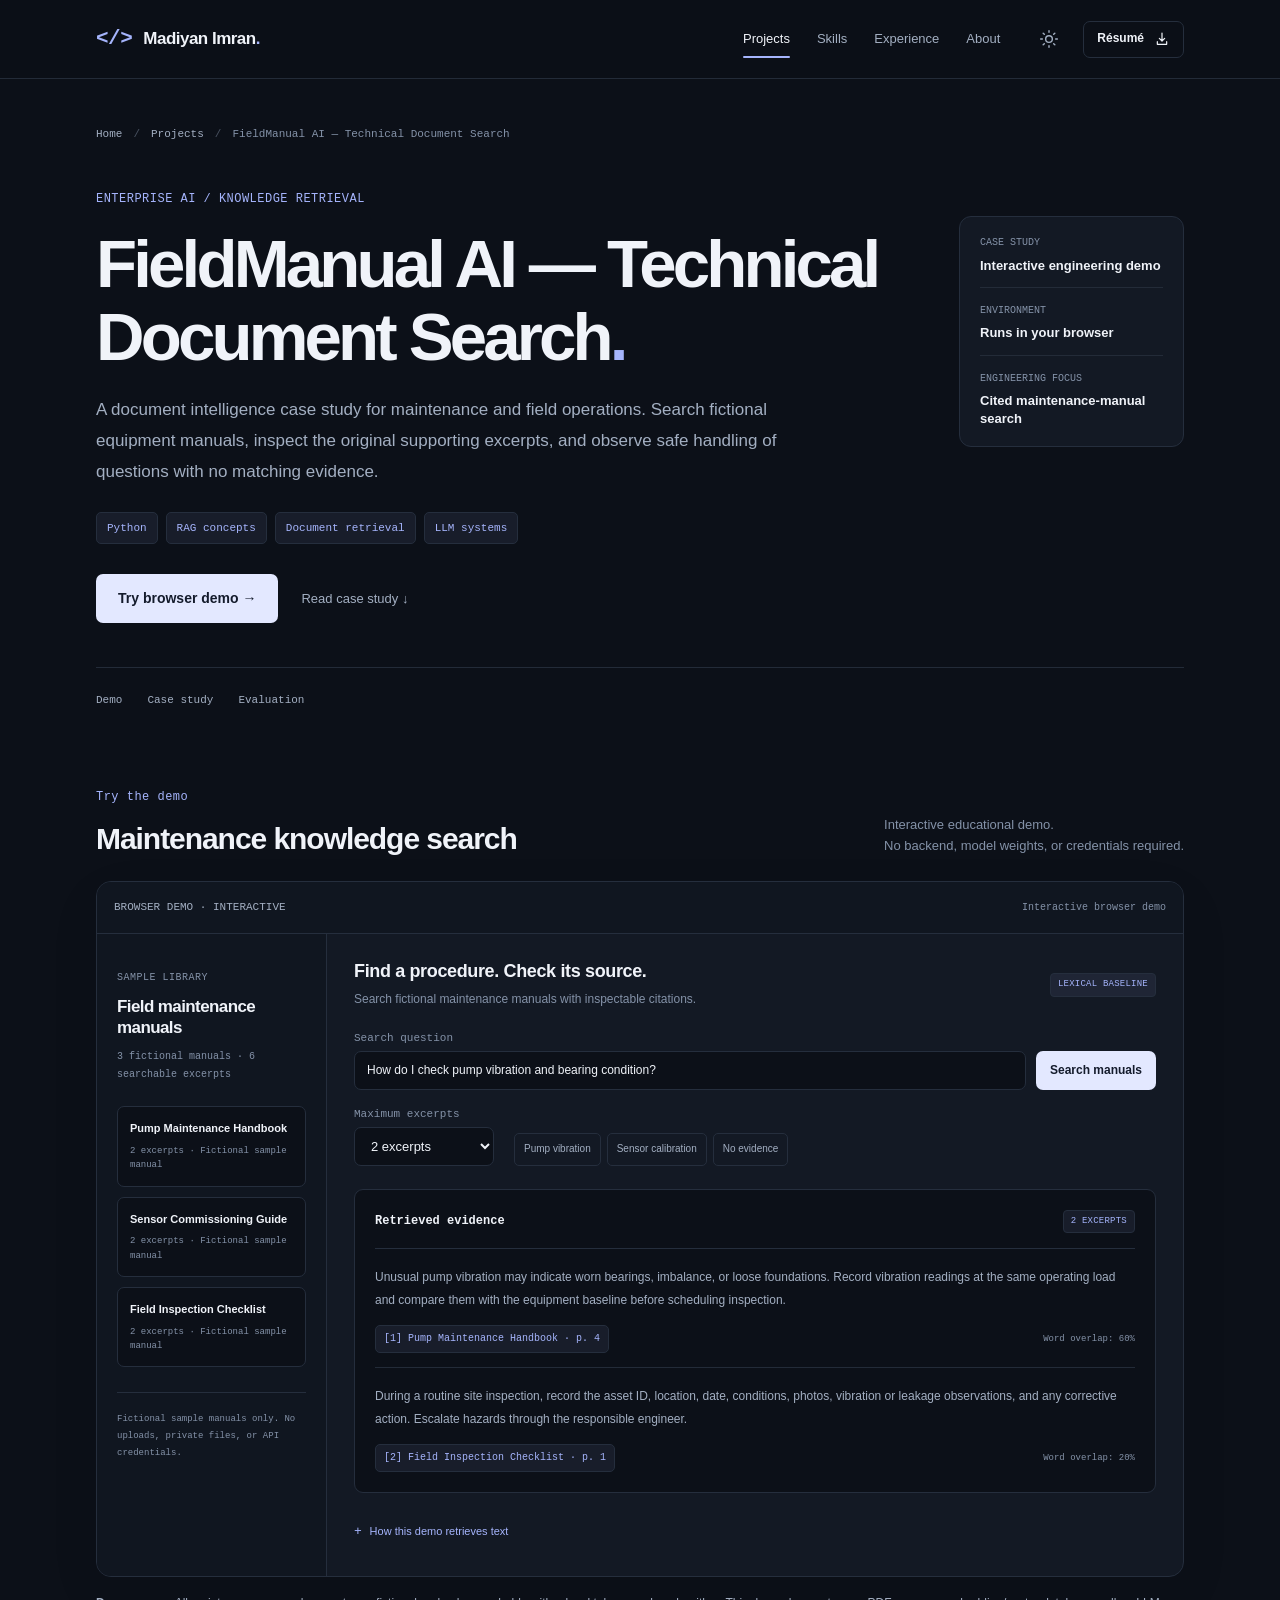
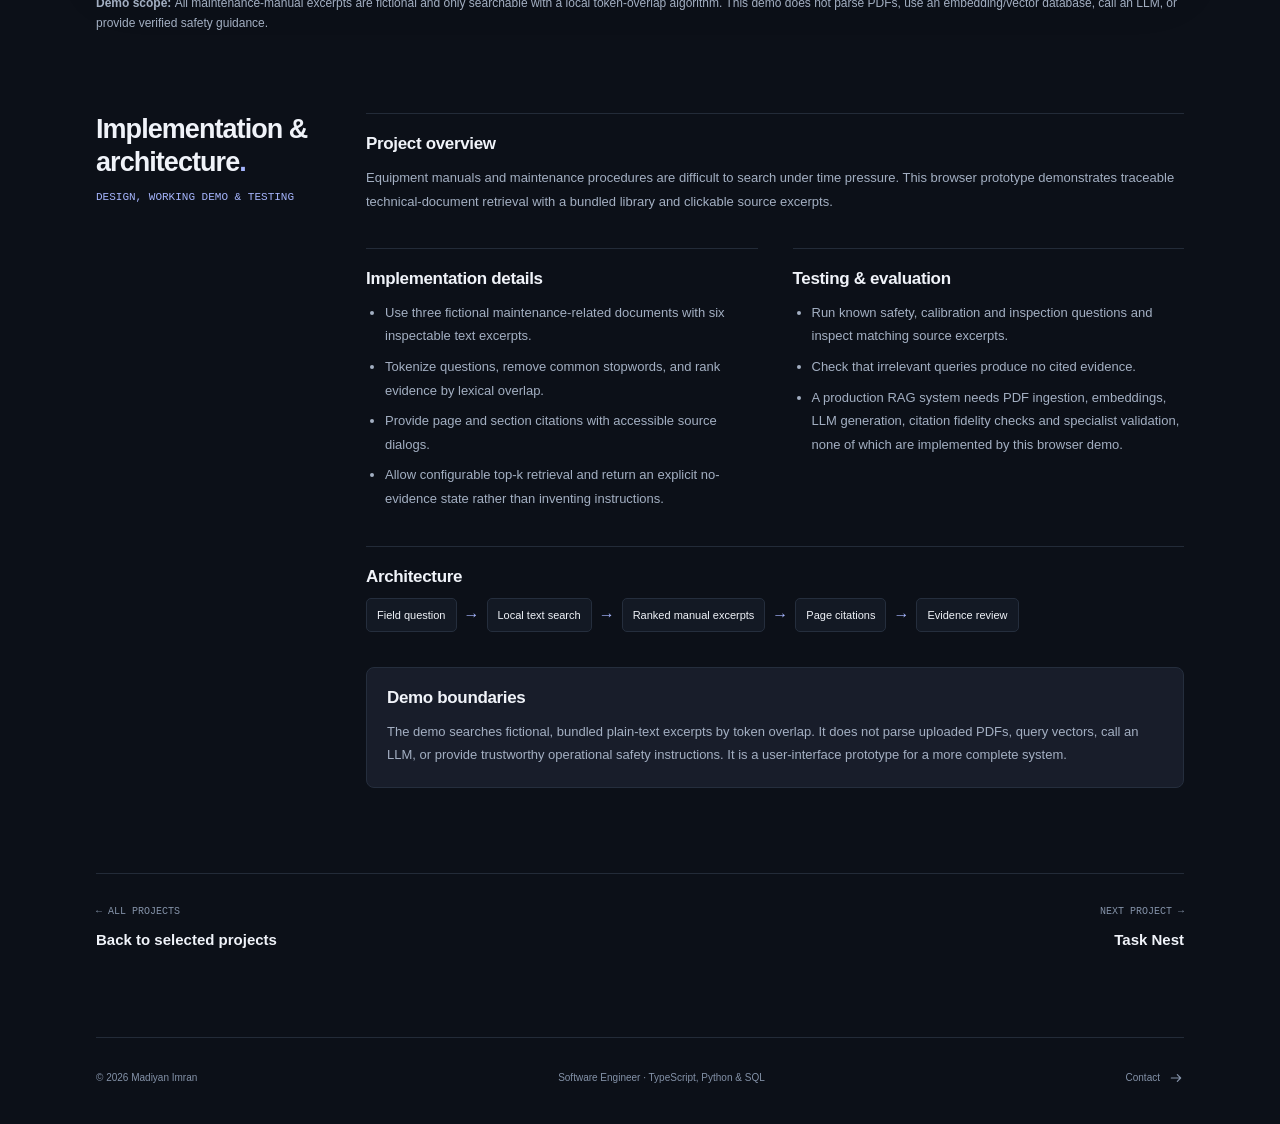
<file: projects/fieldmanual-ai.html>
<!DOCTYPE html>

<html data-theme="dark" lang="en"><head>
<meta charset="utf-8"/><meta content="width=device-width,initial-scale=1" name="viewport"/><meta content="dark light" name="color-scheme"/><meta content="#0c1018" name="theme-color"/>
<title>FieldManual AI — Technical Document Search | Madiyan Imran</title><meta content="FieldManual AI demonstrates how technical staff can retrieve relevant maintenance procedures with traceable citations using an interactive offline search example." name="description"/>
<meta content="website" property="og:type"/><meta content="FieldManual AI — Technical Document Search | Madiyan Imran" property="og:title"/><meta content="FieldManual AI demonstrates how technical staff can retrieve relevant maintenance procedures with traceable citations using an interactive offline search example." property="og:description"/>
<link href="../assets/favicon.svg" rel="icon" type="image/svg+xml"/>
<script>document.documentElement.classList.add('js');try{const t=localStorage.getItem('mi-portfolio-theme');if(t==='light'||t==='dark')document.documentElement.dataset.theme=t;}catch(e){}</script>
<link href="../assets/styles.css" rel="stylesheet"/><link href="../assets/project-pages.css" rel="stylesheet"/>
<script defer="" src="../assets/config.js"></script><script defer="" src="../assets/app.js"></script>
<link href="../assets/ai-projects.css" rel="stylesheet"/><script defer="" src="../assets/ai-demos.js"></script></head><body data-demo="object-tracking" id="top"><a class="skip-link" href="#main">Skip to content</a>
<header class="site-header"><div class="nav-shell container"><a aria-label="Madiyan Imran, homepage" class="brand" href="../index.html"><span class="brand-code" style="font-family:var(--mono);font-size:21px">&lt;/&gt;</span><span>Madiyan Imran<span class="brand-period">.</span></span></a>
<nav aria-label="Main navigation" class="site-nav" id="site-nav"><a class="active" href="../index.html#projects">Projects</a><a href="../index.html#skills">Skills</a><a href="../index.html#experience">Experience</a><a href="../index.html#about">About</a><a class="mobile-contact" href="../index.html#contact">Contact</a></nav>
<div class="nav-actions"><button aria-label="Switch to light theme" class="theme-toggle icon-button" title="Switch to light theme" type="button"><span class="sun-icon"><svg aria-hidden="true" fill="none" height="20" stroke="currentColor" stroke-linecap="round" stroke-linejoin="round" stroke-width="1.7" viewbox="0 0 24 24" width="20"><circle cx="12" cy="12" r="4"></circle><path d="M12 2v2m0 16v2M2 12h2m16 0h2M5 5l1.4 1.4m11.2 11.2L19 19M5 19l1.4-1.4M17.6 6.4 19 5"></path></svg></span><span class="moon-icon"><svg aria-hidden="true" fill="none" height="20" stroke="currentColor" stroke-linecap="round" stroke-linejoin="round" stroke-width="1.7" viewbox="0 0 24 24" width="20"><path d="M20.8 13a9 9 0 0 1-9.8-9.8A9 9 0 1 0 20.8 13Z"></path></svg></span></button><a class="nav-resume button button-small button-outline" download="" href="../assets/Madiyan-Imran-Academic-CV.pdf">Résumé <svg aria-hidden="true" fill="none" height="16" stroke="currentColor" stroke-linecap="round" stroke-linejoin="round" stroke-width="1.8" viewbox="0 0 24 24" width="16"><path d="M12 3v12m-4-4 4 4 4-4M5 16v4h14v-4"></path></svg></a><button aria-controls="site-nav" aria-expanded="false" aria-label="Open navigation" class="menu-toggle icon-button" id="menu-toggle" type="button"><svg aria-hidden="true" class="icon menu-open-icon" fill="none" height="20" stroke="currentColor" stroke-linecap="round" stroke-linejoin="round" stroke-width="1.7" viewbox="0 0 24 24" width="20"><path d="M4 6h16M4 12h16M4 18h16"></path></svg><svg aria-hidden="true" class="icon menu-close-icon" fill="none" height="20" stroke="currentColor" stroke-linecap="round" stroke-linejoin="round" stroke-width="1.7" viewbox="0 0 24 24" width="20"><path d="m6 6 12 12M6 18 18 6"></path></svg></button></div></div></header>
<main id="main"><div class="container"><section aria-labelledby="case-title" class="case-header case-hero"><div class="breadcrumb"><a href="../index.html">Home</a><span class="slash">/</span><a href="../index.html#projects">Projects</a><span class="slash">/</span><span aria-current="page">FieldManual AI — Technical Document Search</span></div><div class="case-hero-grid"><div><p class="case-eyebrow">ENTERPRISE AI / KNOWLEDGE RETRIEVAL</p><h1 id="case-title">FieldManual AI — Technical Document Search<span class="brand-period">.</span></h1><p class="case-summary">A document intelligence case study for maintenance and field operations. Search fictional equipment manuals, inspect the original supporting excerpts, and observe safe handling of questions with no matching evidence.</p><ul aria-label="Technology concepts" class="case-tags"><li>Python</li><li>RAG concepts</li><li>Document retrieval</li><li>LLM systems</li></ul><div class="case-actions"><a class="button button-primary" href="#interactive-demo">Try browser demo →</a><a class="text-link" href="#project-story">Read case study ↓</a><div data-project-links="fieldmanual-ai"></div></div></div><dl class="case-facts"><div><dt>Case study</dt><dd>Interactive engineering demo</dd></div><div><dt>Environment</dt><dd>Runs in your browser</dd></div><div><dt>Engineering focus</dt><dd>Cited maintenance-manual search</dd></div></dl></div></section><nav aria-label="On this page" class="case-jump-nav"><a href="#interactive-demo">Demo</a><a href="#project-story">Case study</a><a href="#evaluation">Evaluation</a></nav><section aria-labelledby="demo-heading" class="case-demo-section" id="interactive-demo"><div class="case-section-bar"><div><p class="eyebrow">Try the demo</p><h2 id="demo-heading">Maintenance knowledge search</h2></div><p>Interactive educational demo.<br/>No backend, model weights, or credentials required.</p></div><div class="demo-shell"><div class="demo-topbar"><span class="demo-topbar-label">BROWSER DEMO · INTERACTIVE</span><span class="demo-topbar-status">Interactive browser demo</span></div><div class="demo-app rag-workbench" data-ai-demo="document-rag"><aside class="rag-library"><div class="rag-library-title"><span class="small-label">Sample library</span><h3>Field maintenance manuals</h3><p>3 fictional manuals · 6 searchable excerpts</p></div><div id="rag-documents"></div><div class="rag-local-note">Fictional sample manuals only. No uploads, private files, or API credentials.</div></aside><div class="rag-main"><div class="ai-lab-toolbar"><div><h3>Find a procedure. Check its source.</h3><p>Search fictional maintenance manuals with inspectable citations.</p></div><span class="lab-tag">LEXICAL BASELINE</span></div><form id="rag-form"><label class="demo-label" for="rag-question">Search question</label><div class="rag-query-row"><input autocomplete="off" class="demo-input" id="rag-question" maxlength="500" placeholder="How do I inspect abnormal pump vibration?" value="How do I check pump vibration and bearing condition?"/><button class="demo-button primary" type="submit">Search manuals</button></div><div class="rag-options"><label><span class="demo-label">Maximum excerpts</span><select class="demo-select" id="rag-k"><option value="1">1 excerpt</option><option selected="" value="2">2 excerpts</option><option value="3">3 excerpts</option></select></label><div class="rag-suggestions"><button data-rag-query="How should pump bearings be checked for vibration?" type="button">Pump vibration</button><button data-rag-query="How do I calibrate a pressure sensor?" type="button">Sensor calibration</button><button data-rag-query="What is the moon made of?" type="button">No evidence</button></div></div></form><div aria-live="polite" class="rag-answer" role="status"><div class="ai-panel-heading"><h4>Retrieved evidence</h4><span class="lab-tag" id="rag-match-count">READY</span></div><div id="rag-answer"></div></div><details class="rag-explanation"><summary>How this demo retrieves text</summary><p>The query and each excerpt are lowercased and tokenized. Common question words are removed. Excerpts are ranked by the fraction of unique query tokens they contain. A score is a word-overlap measure, not semantic similarity or an answer-confidence probability. No LLM generates an answer.</p></details></div></div><dialog class="rag-source-dialog" id="rag-source-dialog"><div class="ai-panel-heading"><h3 id="rag-source-title">Source excerpt</h3><button aria-label="Close source excerpt" class="demo-button" id="rag-close-source" type="button">Close</button></div><p id="rag-source-meta"></p><blockquote id="rag-source-text"></blockquote><p class="lab-caption">Fictional sample document bundled with this demo. Not an external research source.</p></dialog></div><div class="demo-note"><span><strong>Demo scope: </strong>All maintenance-manual excerpts are fictional and only searchable with a local token-overlap algorithm. This demo does not parse PDFs, use an embedding/vector database, call an LLM, or provide verified safety guidance.</span></div><noscript>JavaScript is required for the interactive demo. The case study remains available.</noscript></section><section aria-labelledby="plan-title" class="case-writeup" id="project-story"><div><h2 id="plan-title">Implementation &amp; architecture<span class="brand-period">.</span></h2><p class="case-writeup-intro">DESIGN, WORKING DEMO &amp; TESTING</p></div><div class="case-writeup-main"><div class="case-text-block wide"><h3>Project overview</h3><p>Equipment manuals and maintenance procedures are difficult to search under time pressure. This browser prototype demonstrates traceable technical-document retrieval with a bundled library and clickable source excerpts.</p></div><div class="case-text-block"><h3>Implementation details</h3><ul><li>Use three fictional maintenance-related documents with six inspectable text excerpts.</li><li>Tokenize questions, remove common stopwords, and rank evidence by lexical overlap.</li><li>Provide page and section citations with accessible source dialogs.</li><li>Allow configurable top-k retrieval and return an explicit no-evidence state rather than inventing instructions.</li></ul></div><div class="case-text-block" id="evaluation"><h3>Testing &amp; evaluation</h3><ul><li>Run known safety, calibration and inspection questions and inspect matching source excerpts.</li><li>Check that irrelevant queries produce no cited evidence.</li><li>A production RAG system needs PDF ingestion, embeddings, LLM generation, citation fidelity checks and specialist validation, none of which are implemented by this browser demo.</li></ul></div><div class="case-text-block wide"><h3>Architecture</h3><div class="flowline"><span>Field question</span><i aria-hidden="true">→</i><span>Local text search</span><i aria-hidden="true">→</i><span>Ranked manual excerpts</span><i aria-hidden="true">→</i><span>Page citations</span><i aria-hidden="true">→</i><span>Evidence review</span></div></div><div class="case-text-block wide evidence-block"><h3>Demo boundaries</h3><p>The demo searches fictional, bundled plain-text excerpts by token overlap. It does not parse uploaded PDFs, query vectors, call an LLM, or provide trustworthy operational safety instructions. It is a user-interface prototype for a more complete system.</p></div></div></section><nav aria-label="Project navigation" class="case-navigation"><a class="case-nav-card" href="../index.html#projects"><small>← ALL PROJECTS</small><span>Back to selected projects</span></a><a class="case-nav-card next" href="task-nest.html"><small>NEXT PROJECT →</small><span>Task Nest</span></a></nav></div></main>
<footer class="site-footer container"><p>© <span data-year="">2026</span> Madiyan Imran</p><p class="footer-note">Software Engineer · TypeScript, Python &amp; SQL</p><a href="../index.html#contact">Contact <svg aria-hidden="true" fill="none" height="16" stroke="currentColor" stroke-linecap="round" stroke-linejoin="round" stroke-width="1.8" viewbox="0 0 24 24" width="16"><path d="M5 12h14m-5-5 5 5-5 5"></path></svg></a></footer>
</body></html>
</file>
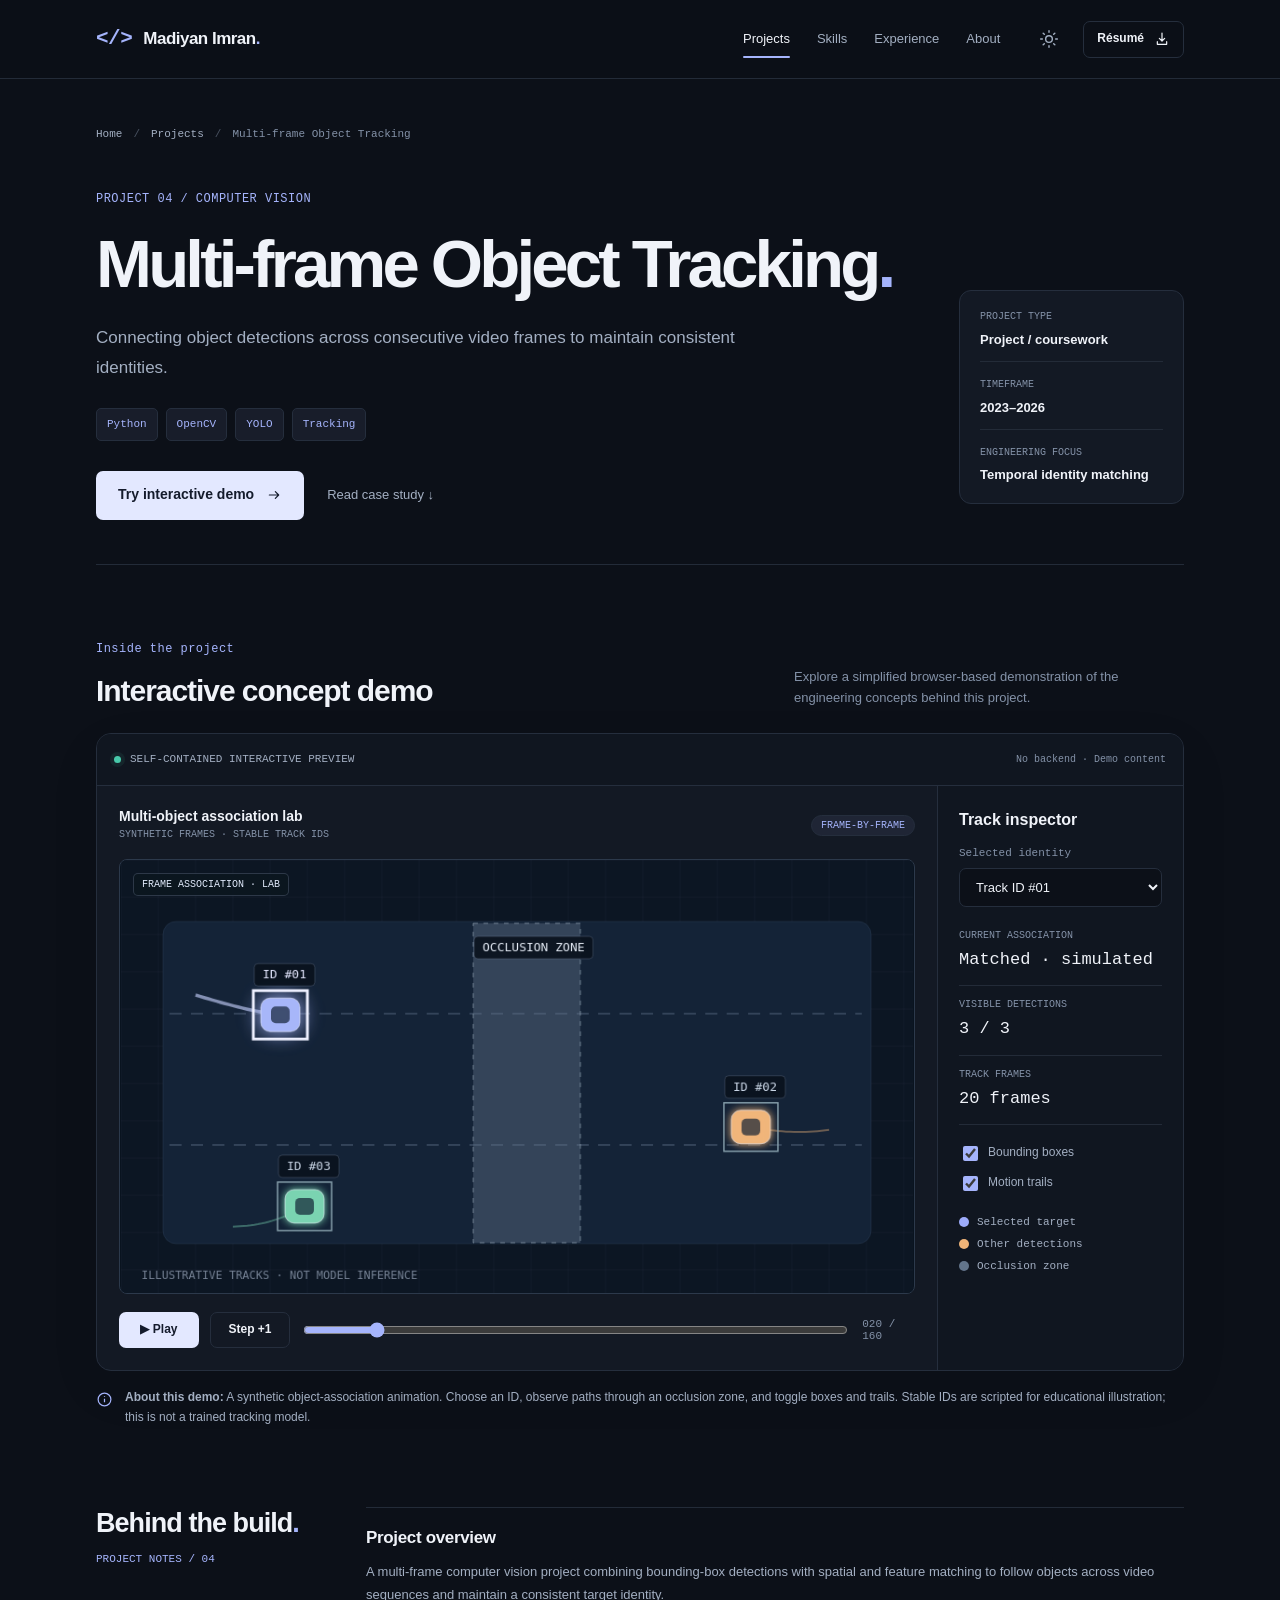
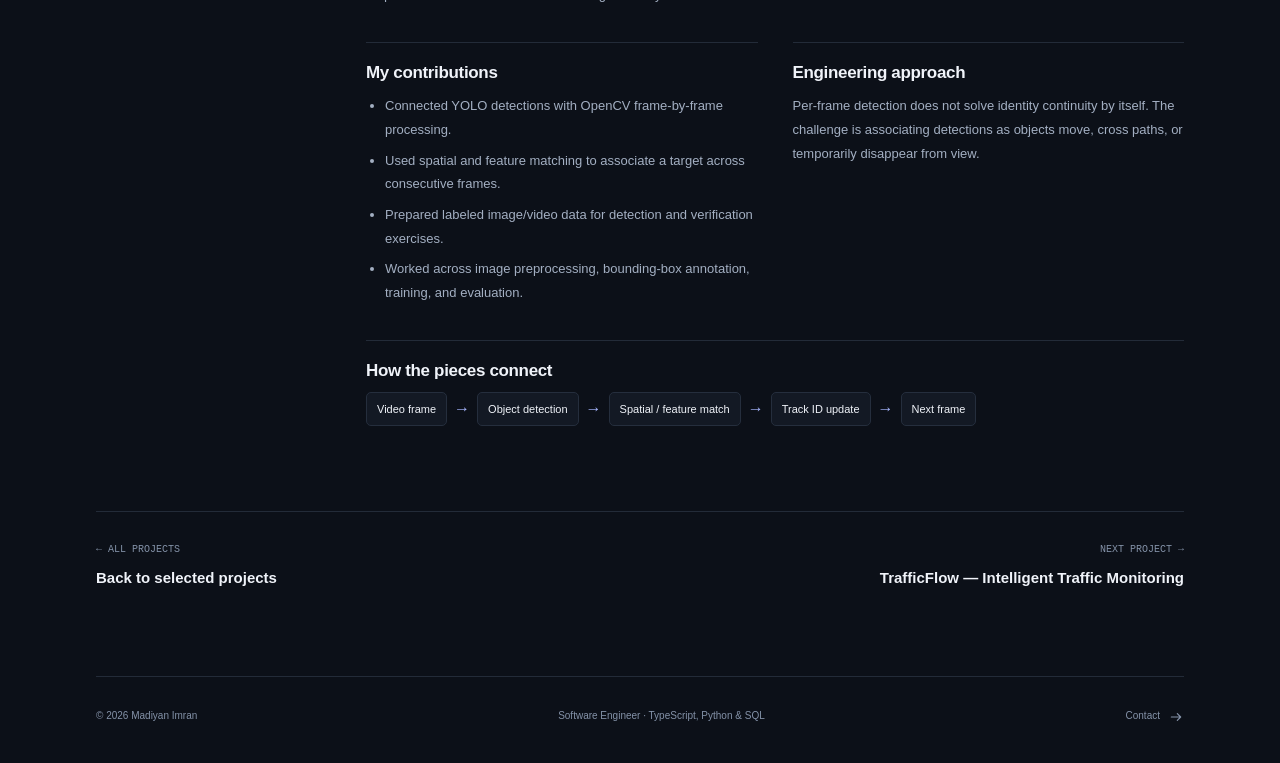
<file: projects/object-tracking.html>
<!DOCTYPE html>
<html data-theme="dark" lang="en"><head>
<meta charset="utf-8"/><meta content="width=device-width,initial-scale=1" name="viewport"/><meta content="dark light" name="color-scheme"/><meta content="#0c1018" name="theme-color"/>
<title>Multi-frame Object Tracking — Project | Madiyan Imran</title><meta content="Connecting object detections across consecutive video frames to maintain consistent identities. Explore the case study and an interactive concept demo by Madiyan Imran." name="description"/>
<meta content="website" property="og:type"/><meta content="Multi-frame Object Tracking — Madiyan Imran" property="og:title"/><meta content="Software engineering case study with a self-contained interactive concept demo." property="og:description"/>
<link href="../assets/favicon.svg" rel="icon" type="image/svg+xml"/>
<script>document.documentElement.classList.add('js');try{const t=localStorage.getItem('mi-portfolio-theme');if(t==='light'||t==='dark')document.documentElement.dataset.theme=t;}catch(e){}</script>
<link href="../assets/styles.css" rel="stylesheet"/><link href="../assets/project-pages.css" rel="stylesheet"/>
<script defer="" src="../assets/config.js"></script><script defer="" src="../assets/app.js"></script><script defer="" src="../assets/demos.js"></script>
</head><body data-demo="object-tracking" id="top"><a class="skip-link" href="#main">Skip to content</a>
<header class="site-header"><div class="nav-shell container"><a aria-label="Madiyan Imran, homepage" class="brand" href="../index.html"><span class="brand-code" style="font-family:var(--mono);font-size:21px">&lt;/&gt;</span><span>Madiyan Imran<span class="brand-period">.</span></span></a>
<nav aria-label="Main navigation" class="site-nav" id="site-nav"><a class="active" href="../index.html#projects">Projects</a><a href="../index.html#skills">Skills</a><a href="../index.html#experience">Experience</a><a href="../index.html#about">About</a><a class="mobile-contact" href="../index.html#contact">Contact</a></nav>
<div class="nav-actions"><button aria-label="Switch to light theme" class="theme-toggle icon-button" title="Switch to light theme" type="button"><span class="sun-icon"><svg aria-hidden="true" fill="none" height="20" stroke="currentColor" stroke-linecap="round" stroke-linejoin="round" stroke-width="1.7" viewbox="0 0 24 24" width="20"><circle cx="12" cy="12" r="4"></circle><path d="M12 2v2m0 16v2M2 12h2m16 0h2M5 5l1.4 1.4m11.2 11.2L19 19M5 19l1.4-1.4M17.6 6.4 19 5"></path></svg></span><span class="moon-icon"><svg aria-hidden="true" fill="none" height="20" stroke="currentColor" stroke-linecap="round" stroke-linejoin="round" stroke-width="1.7" viewbox="0 0 24 24" width="20"><path d="M20.8 13a9 9 0 0 1-9.8-9.8A9 9 0 1 0 20.8 13Z"></path></svg></span></button><a class="nav-resume button button-small button-outline" download="" href="../assets/Madiyan-Imran-Academic-CV.pdf">Résumé <svg aria-hidden="true" fill="none" height="16" stroke="currentColor" stroke-linecap="round" stroke-linejoin="round" stroke-width="1.8" viewbox="0 0 24 24" width="16"><path d="M12 3v12m-4-4 4 4 4-4M5 16v4h14v-4"></path></svg></a><button aria-controls="site-nav" aria-expanded="false" aria-label="Open navigation" class="menu-toggle icon-button" id="menu-toggle" type="button"><svg aria-hidden="true" class="icon menu-open-icon" fill="none" height="20" stroke="currentColor" stroke-linecap="round" stroke-linejoin="round" stroke-width="1.7" viewbox="0 0 24 24" width="20"><path d="M4 6h16M4 12h16M4 18h16"></path></svg><svg aria-hidden="true" class="icon menu-close-icon" fill="none" height="20" stroke="currentColor" stroke-linecap="round" stroke-linejoin="round" stroke-width="1.7" viewbox="0 0 24 24" width="20"><path d="m6 6 12 12M6 18 18 6"></path></svg></button></div></div></header>
<main id="main"><div class="container"><section aria-labelledby="case-title" class="case-header case-hero">
<div class="breadcrumb"><a href="../index.html">Home</a><span class="slash">/</span><a href="../index.html#projects">Projects</a><span class="slash">/</span><span aria-current="page">Multi-frame Object Tracking</span></div>
<div class="case-hero-grid"><div><p class="case-eyebrow">PROJECT 04 / COMPUTER VISION</p><h1 id="case-title">Multi-frame Object Tracking<span class="brand-period">.</span></h1>
<p class="case-summary">Connecting object detections across consecutive video frames to maintain consistent identities.</p><ul aria-label="Technologies used" class="case-tags"><li>Python</li><li>OpenCV</li><li>YOLO</li><li>Tracking</li></ul>
<div class="case-actions"><a class="button button-primary" href="#interactive-demo">Try interactive demo <svg aria-hidden="true" fill="none" height="16" stroke="currentColor" stroke-linecap="round" stroke-linejoin="round" stroke-width="1.8" viewbox="0 0 24 24" width="16"><path d="M5 12h14m-5-5 5 5-5 5"></path></svg></a><a class="text-link" href="#project-story">Read case study ↓</a><div data-project-links="object-tracking"></div></div></div>
<dl class="case-facts"><div><dt>Project type</dt><dd>Project / coursework</dd></div><div><dt>Timeframe</dt><dd>2023–2026</dd></div><div><dt>Engineering focus</dt><dd>Temporal identity matching</dd></div></dl></div></section>
<section aria-labelledby="demo-heading" class="case-demo-section" id="interactive-demo"><div class="case-section-bar"><div><p class="eyebrow">Inside the project</p><h2 id="demo-heading">Interactive concept demo</h2></div><p>Explore a simplified browser-based demonstration of the engineering concepts behind this project.</p></div>
<div class="demo-shell"><div class="demo-topbar"><span class="demo-topbar-label"><span class="demo-indicator"></span> SELF-CONTAINED INTERACTIVE PREVIEW</span><span class="demo-topbar-status">No backend · Demo content</span></div>
<div class="demo-app tracker-demo" data-demo-app="object-tracking"><div class="vision-main">
<div class="vision-toolbar"><div><h3>Multi-object association lab</h3><p>SYNTHETIC FRAMES · STABLE TRACK IDS</p></div><span class="demo-pill">FRAME-BY-FRAME</span></div>
<div class="vision-screen"><canvas aria-label="Animated simulated objects crossing an occlusion zone while maintaining consistent identifiers" height="465" id="tracker-canvas" role="img" width="850">Your browser needs Canvas for the visualization.</canvas><span class="cam-label">FRAME ASSOCIATION · LAB</span></div>
<div class="vision-controls"><button aria-pressed="false" class="demo-button primary" id="tracker-play" type="button">▶ Play</button><button class="demo-button" id="tracker-step" type="button">Step +1</button><div class="range-wrapper"><input aria-label="Select object tracking frame" id="tracker-range" max="160" min="0" type="range" value="20"/><output id="tracker-frame">020 / 160</output></div></div>
</div>
<aside class="vision-sidebar"><h4>Track inspector</h4><label><span class="demo-label">Selected identity</span><select class="demo-select" id="tracker-target"><option value="1">Track ID #01</option><option value="2">Track ID #02</option><option value="3">Track ID #03</option></select></label>
<div class="tracker-stat-list" style="margin-top:23px"><div class="tracker-stat"><small>CURRENT ASSOCIATION</small><strong id="tracker-status">Matched</strong></div><div class="tracker-stat"><small>VISIBLE DETECTIONS</small><strong id="tracker-count">3 / 3</strong></div><div class="tracker-stat"><small>TRACK FRAMES</small><strong id="tracker-age">20 frames</strong></div></div>
<div class="vision-side-options"><label class="demo-checkbox-label"><input checked="" id="tracker-boxes" type="checkbox"/> Bounding boxes</label><label class="demo-checkbox-label"><input checked="" id="tracker-trails" type="checkbox"/> Motion trails</label></div>
<div class="tracker-legend"><div><span class="tracking-legend-swatch"></span> Selected target</div><div><span class="tracking-legend-swatch orange"></span> Other detections</div><div><span class="tracking-legend-swatch gray"></span> Occlusion zone</div></div>
</aside>
</div></div><div class="demo-note"><svg aria-hidden="true" fill="none" height="17" stroke="currentColor" stroke-linejoin="round" stroke-width="1.7" viewbox="0 0 24 24" width="17"><circle cx="12" cy="12" r="9"></circle><path d="M12 11v5m0-9v1"></path></svg><span><strong>About this demo:</strong> A synthetic object-association animation. Choose an ID, observe paths through an occlusion zone, and toggle boxes and trails. Stable IDs are scripted for educational illustration; this is not a trained tracking model.</span></div></section>
<section aria-label="Project case study" class="case-writeup" id="project-story"><div><h2>Behind the build<span class="brand-period">.</span></h2><p class="case-writeup-intro">PROJECT NOTES / 04</p></div><div class="case-writeup-main">
<div class="case-text-block wide"><h3>Project overview</h3><p>A multi-frame computer vision project combining bounding-box detections with spatial and feature matching to follow objects across video sequences and maintain a consistent target identity.</p></div>
<div class="case-text-block"><h3>My contributions</h3><ul><li>Connected YOLO detections with OpenCV frame-by-frame processing.</li><li>Used spatial and feature matching to associate a target across consecutive frames.</li><li>Prepared labeled image/video data for detection and verification exercises.</li><li>Worked across image preprocessing, bounding-box annotation, training, and evaluation.</li></ul></div>
<div class="case-text-block"><h3>Engineering approach</h3><p>Per-frame detection does not solve identity continuity by itself. The challenge is associating detections as objects move, cross paths, or temporarily disappear from view.</p></div>
<div class="case-text-block wide"><h3>How the pieces connect</h3><div class="flowline"><span>Video frame</span><i aria-hidden="true">→</i><span>Object detection</span><i aria-hidden="true">→</i><span>Spatial / feature match</span><i aria-hidden="true">→</i><span>Track ID update</span><i aria-hidden="true">→</i><span>Next frame</span></div></div>
</div></section>
<nav aria-label="Project navigation" class="case-navigation"><a class="case-nav-card" href="../index.html#projects"><small>← ALL PROJECTS</small><span>Back to selected projects</span></a><a class="case-nav-card next" href="traffic-flow.html"><small>NEXT PROJECT →</small><span>TrafficFlow — Intelligent Traffic Monitoring</span></a></nav></div></main>
<footer class="site-footer container"><p>© <span data-year="">2026</span> Madiyan Imran</p><p class="footer-note">Software Engineer · TypeScript, Python &amp; SQL</p><a href="../index.html#contact">Contact <svg aria-hidden="true" fill="none" height="16" stroke="currentColor" stroke-linecap="round" stroke-linejoin="round" stroke-width="1.8" viewbox="0 0 24 24" width="16"><path d="M5 12h14m-5-5 5 5-5 5"></path></svg></a></footer>
</body></html>
</file>
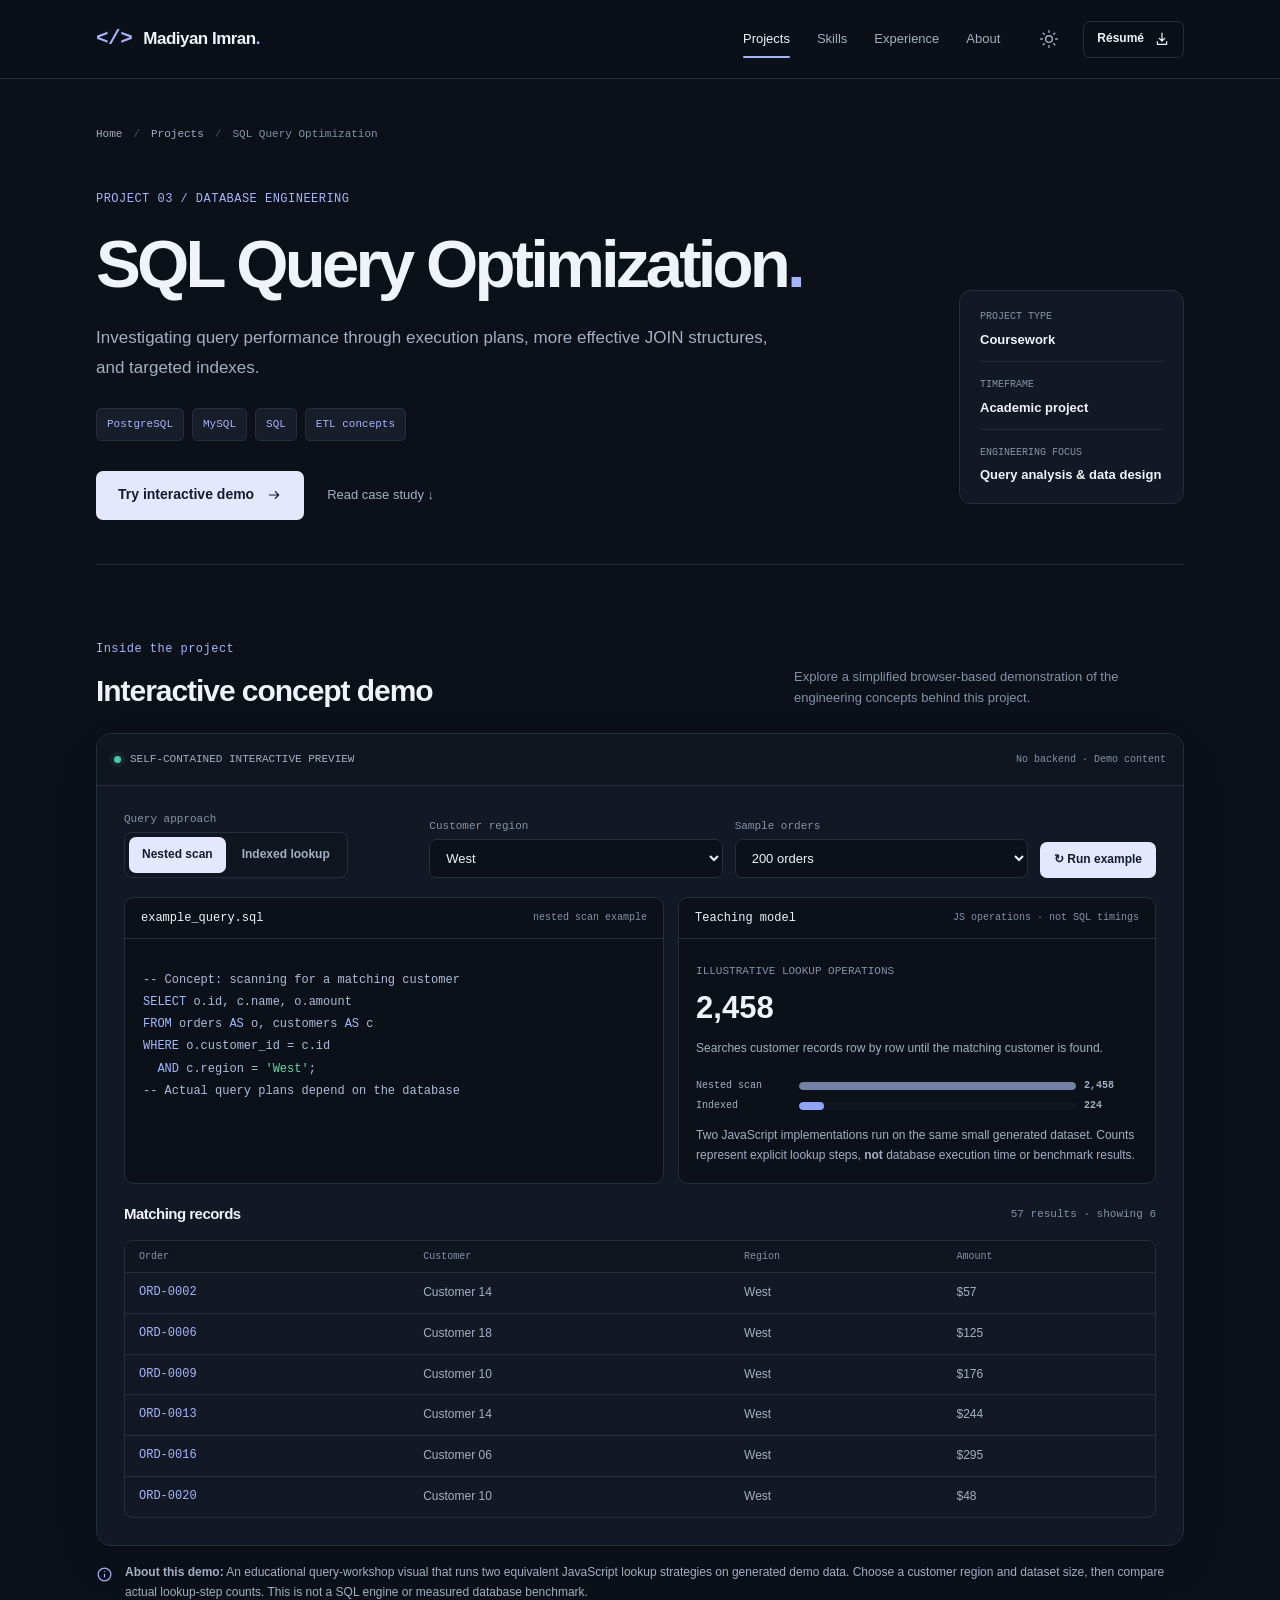
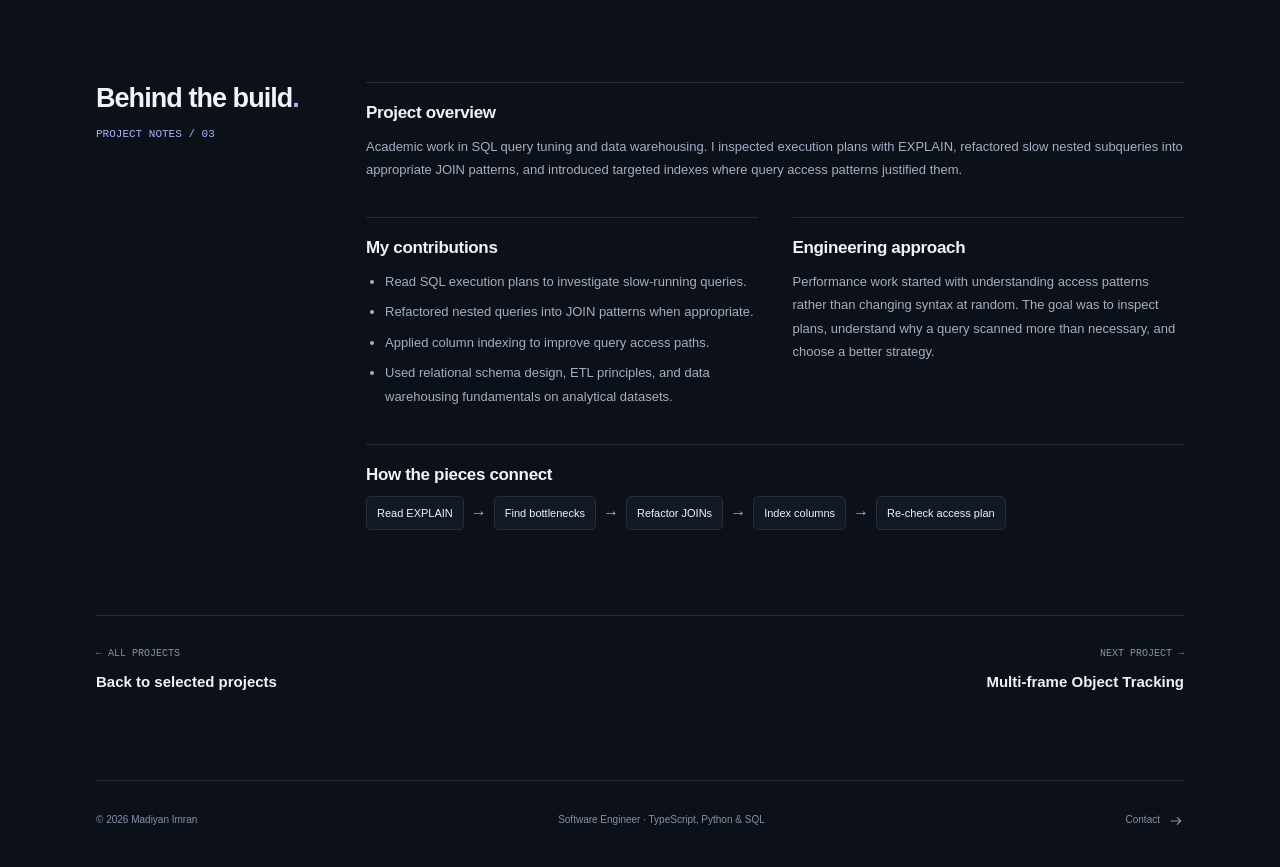
<file: projects/sql-optimization.html>
<!DOCTYPE html>
<html data-theme="dark" lang="en"><head>
<meta charset="utf-8"/><meta content="width=device-width,initial-scale=1" name="viewport"/><meta content="dark light" name="color-scheme"/><meta content="#0c1018" name="theme-color"/>
<title>SQL Query Optimization — Project | Madiyan Imran</title><meta content="Investigating query performance through execution plans, more effective JOIN structures, and targeted indexes. Explore the case study and an interactive concept demo by Madiyan Imran." name="description"/>
<meta content="website" property="og:type"/><meta content="SQL Query Optimization — Madiyan Imran" property="og:title"/><meta content="Software engineering case study with a self-contained interactive concept demo." property="og:description"/>
<link href="../assets/favicon.svg" rel="icon" type="image/svg+xml"/>
<script>document.documentElement.classList.add('js');try{const t=localStorage.getItem('mi-portfolio-theme');if(t==='light'||t==='dark')document.documentElement.dataset.theme=t;}catch(e){}</script>
<link href="../assets/styles.css" rel="stylesheet"/><link href="../assets/project-pages.css" rel="stylesheet"/>
<script defer="" src="../assets/config.js"></script><script defer="" src="../assets/app.js"></script><script defer="" src="../assets/demos.js"></script>
</head><body data-demo="sql-optimization" id="top"><a class="skip-link" href="#main">Skip to content</a>
<header class="site-header"><div class="nav-shell container"><a aria-label="Madiyan Imran, homepage" class="brand" href="../index.html"><span class="brand-code" style="font-family:var(--mono);font-size:21px">&lt;/&gt;</span><span>Madiyan Imran<span class="brand-period">.</span></span></a>
<nav aria-label="Main navigation" class="site-nav" id="site-nav"><a class="active" href="../index.html#projects">Projects</a><a href="../index.html#skills">Skills</a><a href="../index.html#experience">Experience</a><a href="../index.html#about">About</a><a class="mobile-contact" href="../index.html#contact">Contact</a></nav>
<div class="nav-actions"><button aria-label="Switch to light theme" class="theme-toggle icon-button" title="Switch to light theme" type="button"><span class="sun-icon"><svg aria-hidden="true" fill="none" height="20" stroke="currentColor" stroke-linecap="round" stroke-linejoin="round" stroke-width="1.7" viewbox="0 0 24 24" width="20"><circle cx="12" cy="12" r="4"></circle><path d="M12 2v2m0 16v2M2 12h2m16 0h2M5 5l1.4 1.4m11.2 11.2L19 19M5 19l1.4-1.4M17.6 6.4 19 5"></path></svg></span><span class="moon-icon"><svg aria-hidden="true" fill="none" height="20" stroke="currentColor" stroke-linecap="round" stroke-linejoin="round" stroke-width="1.7" viewbox="0 0 24 24" width="20"><path d="M20.8 13a9 9 0 0 1-9.8-9.8A9 9 0 1 0 20.8 13Z"></path></svg></span></button><a class="nav-resume button button-small button-outline" download="" href="../assets/Madiyan-Imran-Academic-CV.pdf">Résumé <svg aria-hidden="true" fill="none" height="16" stroke="currentColor" stroke-linecap="round" stroke-linejoin="round" stroke-width="1.8" viewbox="0 0 24 24" width="16"><path d="M12 3v12m-4-4 4 4 4-4M5 16v4h14v-4"></path></svg></a><button aria-controls="site-nav" aria-expanded="false" aria-label="Open navigation" class="menu-toggle icon-button" id="menu-toggle" type="button"><svg aria-hidden="true" class="icon menu-open-icon" fill="none" height="20" stroke="currentColor" stroke-linecap="round" stroke-linejoin="round" stroke-width="1.7" viewbox="0 0 24 24" width="20"><path d="M4 6h16M4 12h16M4 18h16"></path></svg><svg aria-hidden="true" class="icon menu-close-icon" fill="none" height="20" stroke="currentColor" stroke-linecap="round" stroke-linejoin="round" stroke-width="1.7" viewbox="0 0 24 24" width="20"><path d="m6 6 12 12M6 18 18 6"></path></svg></button></div></div></header>
<main id="main"><div class="container"><section aria-labelledby="case-title" class="case-header case-hero">
<div class="breadcrumb"><a href="../index.html">Home</a><span class="slash">/</span><a href="../index.html#projects">Projects</a><span class="slash">/</span><span aria-current="page">SQL Query Optimization</span></div>
<div class="case-hero-grid"><div><p class="case-eyebrow">PROJECT 03 / DATABASE ENGINEERING</p><h1 id="case-title">SQL Query Optimization<span class="brand-period">.</span></h1>
<p class="case-summary">Investigating query performance through execution plans, more effective JOIN structures, and targeted indexes.</p><ul aria-label="Technologies used" class="case-tags"><li>PostgreSQL</li><li>MySQL</li><li>SQL</li><li>ETL concepts</li></ul>
<div class="case-actions"><a class="button button-primary" href="#interactive-demo">Try interactive demo <svg aria-hidden="true" fill="none" height="16" stroke="currentColor" stroke-linecap="round" stroke-linejoin="round" stroke-width="1.8" viewbox="0 0 24 24" width="16"><path d="M5 12h14m-5-5 5 5-5 5"></path></svg></a><a class="text-link" href="#project-story">Read case study ↓</a><div data-project-links="sql-optimization"></div></div></div>
<dl class="case-facts"><div><dt>Project type</dt><dd>Coursework</dd></div><div><dt>Timeframe</dt><dd>Academic project</dd></div><div><dt>Engineering focus</dt><dd>Query analysis &amp; data design</dd></div></dl></div></section>
<section aria-labelledby="demo-heading" class="case-demo-section" id="interactive-demo"><div class="case-section-bar"><div><p class="eyebrow">Inside the project</p><h2 id="demo-heading">Interactive concept demo</h2></div><p>Explore a simplified browser-based demonstration of the engineering concepts behind this project.</p></div>
<div class="demo-shell"><div class="demo-topbar"><span class="demo-topbar-label"><span class="demo-indicator"></span> SELF-CONTAINED INTERACTIVE PREVIEW</span><span class="demo-topbar-status">No backend · Demo content</span></div>
<div class="demo-app sql-demo" data-demo-app="sql-optimization">
<div class="sql-controls"><div class="field"><span class="demo-label">Query approach</span><div aria-label="Choose query approach" class="sql-segment" role="group"><button aria-pressed="true" class="demo-button" id="sql-nested" type="button">Nested scan</button><button aria-pressed="false" class="demo-button" id="sql-join" type="button">Indexed lookup</button></div></div>
<label class="field"><span class="demo-label">Customer region</span><select class="demo-select" id="sql-region"><option>West</option><option>East</option><option>North</option><option>South</option></select></label>
<label class="field"><span class="demo-label">Sample orders</span><select class="demo-select" id="sql-rows"><option value="80">80 orders</option><option selected="" value="200">200 orders</option><option value="600">600 orders</option></select></label><button class="demo-button primary" id="sql-run" type="button">↻ Run example</button></div>
<div class="sql-panels">
<div class="sql-panel"><div class="sql-panel-head"><h3>example_query.sql</h3><span id="sql-mode-label">nested lookup</span></div><pre aria-label="SQL example" class="sql-code" id="sql-code"></pre></div>
<div class="sql-panel"><div class="sql-panel-head"><h3>Teaching model</h3><span>JS operations · not SQL timings</span></div><div class="sql-metrics"><span class="sql-metric-label">ILLUSTRATIVE LOOKUP OPERATIONS</span><strong class="sql-metric-value" id="sql-operations">—</strong><span class="demo-muted" id="sql-explanation" style="font-size:12px">Run the example to compare approaches.</span>
<div class="sql-compare"><div class="sql-compare-line"><span>Nested scan</span><div class="sql-bar"><span id="sql-bar-nested" style="width:100%"></span></div><b id="sql-ops-nested">—</b></div><div class="sql-compare-line optimized"><span>Indexed</span><div class="sql-bar"><span id="sql-bar-index" style="width:8%"></span></div><b id="sql-ops-index">—</b></div></div><p class="sql-metric-detail">Two JavaScript implementations run on the same small generated dataset. Counts represent explicit lookup steps, <strong>not</strong> database execution time or benchmark results.</p></div></div>
</div>
<div class="sql-results-head"><h3>Matching records</h3><span aria-live="polite" id="sql-result-count" role="status">—</span></div>
<div class="sql-table-wrap"><table class="sql-results"><thead><tr><th>Order</th><th>Customer</th><th>Region</th><th>Amount</th></tr></thead><tbody id="sql-records"></tbody></table></div>
</div></div><div class="demo-note"><svg aria-hidden="true" fill="none" height="17" stroke="currentColor" stroke-linejoin="round" stroke-width="1.7" viewbox="0 0 24 24" width="17"><circle cx="12" cy="12" r="9"></circle><path d="M12 11v5m0-9v1"></path></svg><span><strong>About this demo:</strong> An educational query-workshop visual that runs two equivalent JavaScript lookup strategies on generated demo data. Choose a customer region and dataset size, then compare actual lookup-step counts. This is not a SQL engine or measured database benchmark.</span></div></section>
<section aria-label="Project case study" class="case-writeup" id="project-story"><div><h2>Behind the build<span class="brand-period">.</span></h2><p class="case-writeup-intro">PROJECT NOTES / 03</p></div><div class="case-writeup-main">
<div class="case-text-block wide"><h3>Project overview</h3><p>Academic work in SQL query tuning and data warehousing. I inspected execution plans with EXPLAIN, refactored slow nested subqueries into appropriate JOIN patterns, and introduced targeted indexes where query access patterns justified them.</p></div>
<div class="case-text-block"><h3>My contributions</h3><ul><li>Read SQL execution plans to investigate slow-running queries.</li><li>Refactored nested queries into JOIN patterns when appropriate.</li><li>Applied column indexing to improve query access paths.</li><li>Used relational schema design, ETL principles, and data warehousing fundamentals on analytical datasets.</li></ul></div>
<div class="case-text-block"><h3>Engineering approach</h3><p>Performance work started with understanding access patterns rather than changing syntax at random. The goal was to inspect plans, understand why a query scanned more than necessary, and choose a better strategy.</p></div>
<div class="case-text-block wide"><h3>How the pieces connect</h3><div class="flowline"><span>Read EXPLAIN</span><i aria-hidden="true">→</i><span>Find bottlenecks</span><i aria-hidden="true">→</i><span>Refactor JOINs</span><i aria-hidden="true">→</i><span>Index columns</span><i aria-hidden="true">→</i><span>Re-check access plan</span></div></div>
</div></section>
<nav aria-label="Project navigation" class="case-navigation"><a class="case-nav-card" href="../index.html#projects"><small>← ALL PROJECTS</small><span>Back to selected projects</span></a><a class="case-nav-card next" href="object-tracking.html"><small>NEXT PROJECT →</small><span>Multi-frame Object Tracking</span></a></nav></div></main>
<footer class="site-footer container"><p>© <span data-year="">2026</span> Madiyan Imran</p><p class="footer-note">Software Engineer · TypeScript, Python &amp; SQL</p><a href="../index.html#contact">Contact <svg aria-hidden="true" fill="none" height="16" stroke="currentColor" stroke-linecap="round" stroke-linejoin="round" stroke-width="1.8" viewbox="0 0 24 24" width="16"><path d="M5 12h14m-5-5 5 5-5 5"></path></svg></a></footer>
</body></html>
</file>
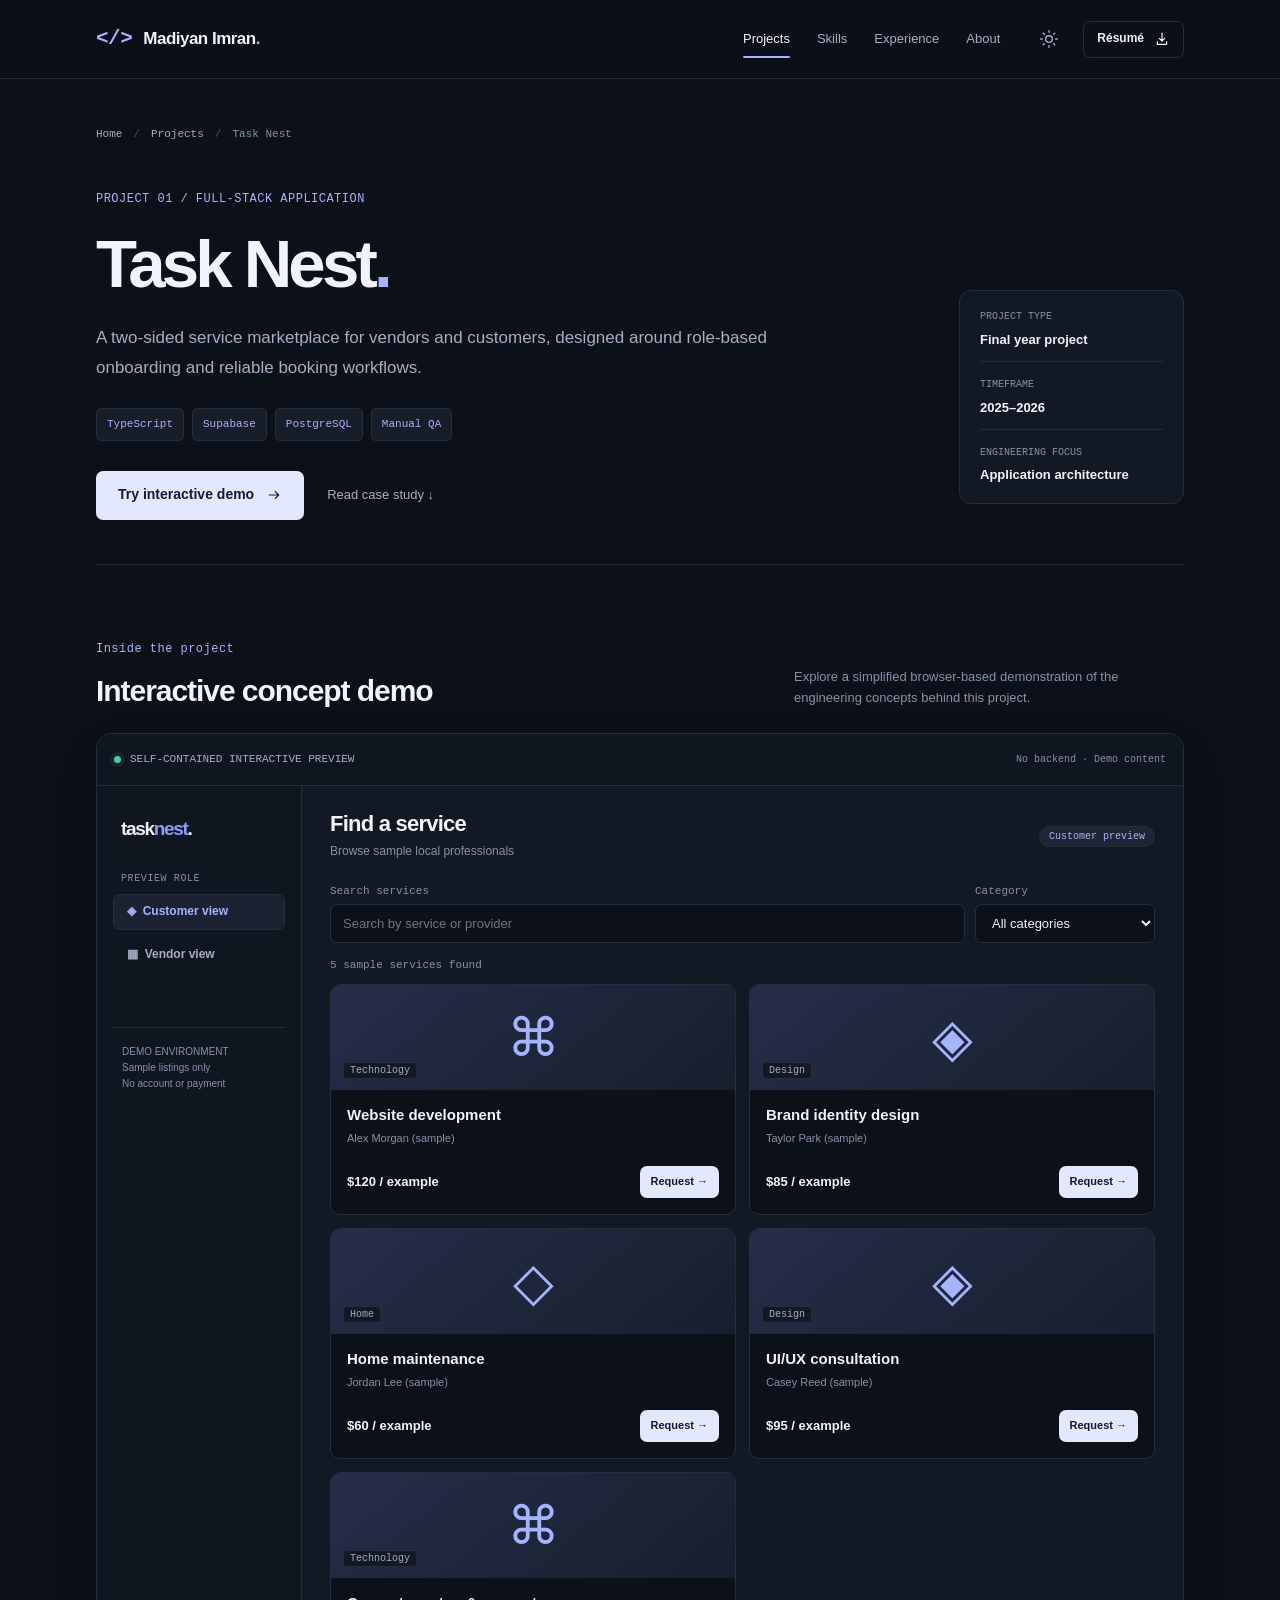
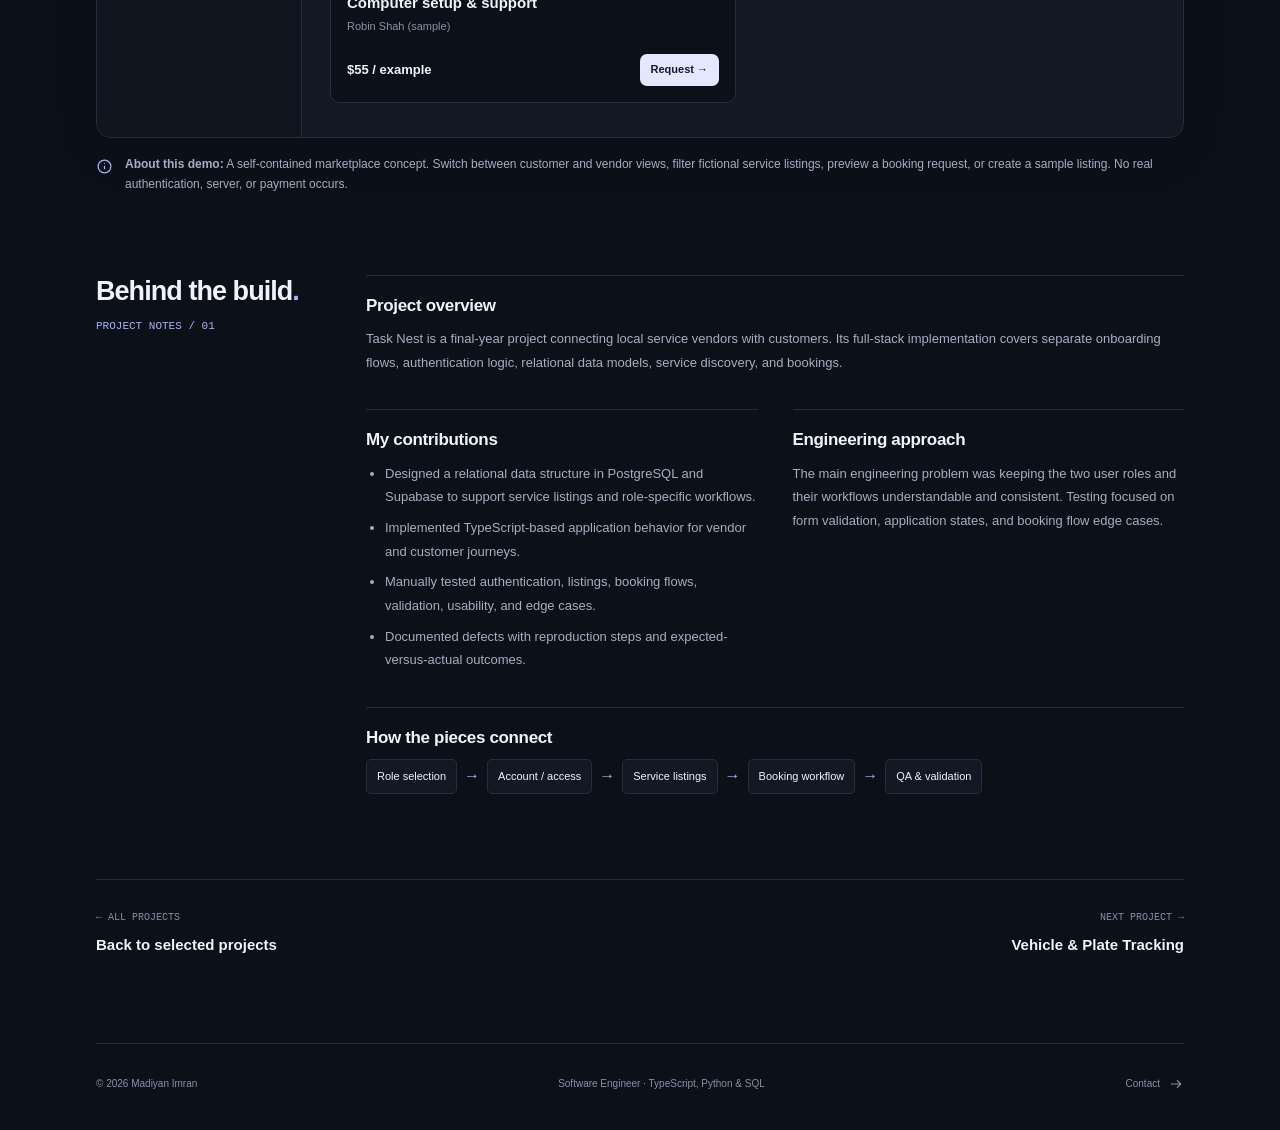
<file: projects/task-nest.html>
<!DOCTYPE html>
<html data-theme="dark" lang="en"><head>
<meta charset="utf-8"/><meta content="width=device-width,initial-scale=1" name="viewport"/><meta content="dark light" name="color-scheme"/><meta content="#0c1018" name="theme-color"/>
<title>Task Nest — Project | Madiyan Imran</title><meta content="A two-sided service marketplace for vendors and customers, designed around role-based onboarding and reliable booking workflows. Explore the case study and an interactive concept demo by Madiyan Imran." name="description"/>
<meta content="website" property="og:type"/><meta content="Task Nest — Madiyan Imran" property="og:title"/><meta content="Software engineering case study with a self-contained interactive concept demo." property="og:description"/>
<link href="../assets/favicon.svg" rel="icon" type="image/svg+xml"/>
<script>document.documentElement.classList.add('js');try{const t=localStorage.getItem('mi-portfolio-theme');if(t==='light'||t==='dark')document.documentElement.dataset.theme=t;}catch(e){}</script>
<link href="../assets/styles.css" rel="stylesheet"/><link href="../assets/project-pages.css" rel="stylesheet"/>
<script defer="" src="../assets/config.js"></script><script defer="" src="../assets/app.js"></script><script defer="" src="../assets/demos.js"></script>
</head><body data-demo="task-nest" id="top"><a class="skip-link" href="#main">Skip to content</a>
<header class="site-header"><div class="nav-shell container"><a aria-label="Madiyan Imran, homepage" class="brand" href="../index.html"><span class="brand-code" style="font-family:var(--mono);font-size:21px">&lt;/&gt;</span><span>Madiyan Imran<span class="brand-period">.</span></span></a>
<nav aria-label="Main navigation" class="site-nav" id="site-nav"><a class="active" href="../index.html#projects">Projects</a><a href="../index.html#skills">Skills</a><a href="../index.html#experience">Experience</a><a href="../index.html#about">About</a><a class="mobile-contact" href="../index.html#contact">Contact</a></nav>
<div class="nav-actions"><button aria-label="Switch to light theme" class="theme-toggle icon-button" title="Switch to light theme" type="button"><span class="sun-icon"><svg aria-hidden="true" fill="none" height="20" stroke="currentColor" stroke-linecap="round" stroke-linejoin="round" stroke-width="1.7" viewbox="0 0 24 24" width="20"><circle cx="12" cy="12" r="4"></circle><path d="M12 2v2m0 16v2M2 12h2m16 0h2M5 5l1.4 1.4m11.2 11.2L19 19M5 19l1.4-1.4M17.6 6.4 19 5"></path></svg></span><span class="moon-icon"><svg aria-hidden="true" fill="none" height="20" stroke="currentColor" stroke-linecap="round" stroke-linejoin="round" stroke-width="1.7" viewbox="0 0 24 24" width="20"><path d="M20.8 13a9 9 0 0 1-9.8-9.8A9 9 0 1 0 20.8 13Z"></path></svg></span></button><a class="nav-resume button button-small button-outline" download="" href="../assets/Madiyan-Imran-Academic-CV.pdf">Résumé <svg aria-hidden="true" fill="none" height="16" stroke="currentColor" stroke-linecap="round" stroke-linejoin="round" stroke-width="1.8" viewbox="0 0 24 24" width="16"><path d="M12 3v12m-4-4 4 4 4-4M5 16v4h14v-4"></path></svg></a><button aria-controls="site-nav" aria-expanded="false" aria-label="Open navigation" class="menu-toggle icon-button" id="menu-toggle" type="button"><svg aria-hidden="true" class="icon menu-open-icon" fill="none" height="20" stroke="currentColor" stroke-linecap="round" stroke-linejoin="round" stroke-width="1.7" viewbox="0 0 24 24" width="20"><path d="M4 6h16M4 12h16M4 18h16"></path></svg><svg aria-hidden="true" class="icon menu-close-icon" fill="none" height="20" stroke="currentColor" stroke-linecap="round" stroke-linejoin="round" stroke-width="1.7" viewbox="0 0 24 24" width="20"><path d="m6 6 12 12M6 18 18 6"></path></svg></button></div></div></header>
<main id="main"><div class="container"><section aria-labelledby="case-title" class="case-header case-hero">
<div class="breadcrumb"><a href="../index.html">Home</a><span class="slash">/</span><a href="../index.html#projects">Projects</a><span class="slash">/</span><span aria-current="page">Task Nest</span></div>
<div class="case-hero-grid"><div><p class="case-eyebrow">PROJECT 01 / FULL-STACK APPLICATION</p><h1 id="case-title">Task Nest<span class="brand-period">.</span></h1>
<p class="case-summary">A two-sided service marketplace for vendors and customers, designed around role-based onboarding and reliable booking workflows.</p><ul aria-label="Technologies used" class="case-tags"><li>TypeScript</li><li>Supabase</li><li>PostgreSQL</li><li>Manual QA</li></ul>
<div class="case-actions"><a class="button button-primary" href="#interactive-demo">Try interactive demo <svg aria-hidden="true" fill="none" height="16" stroke="currentColor" stroke-linecap="round" stroke-linejoin="round" stroke-width="1.8" viewbox="0 0 24 24" width="16"><path d="M5 12h14m-5-5 5 5-5 5"></path></svg></a><a class="text-link" href="#project-story">Read case study ↓</a><div data-project-links="task-nest"></div></div></div>
<dl class="case-facts"><div><dt>Project type</dt><dd>Final year project</dd></div><div><dt>Timeframe</dt><dd>2025–2026</dd></div><div><dt>Engineering focus</dt><dd>Application architecture</dd></div></dl></div></section>
<section aria-labelledby="demo-heading" class="case-demo-section" id="interactive-demo"><div class="case-section-bar"><div><p class="eyebrow">Inside the project</p><h2 id="demo-heading">Interactive concept demo</h2></div><p>Explore a simplified browser-based demonstration of the engineering concepts behind this project.</p></div>
<div class="demo-shell"><div class="demo-topbar"><span class="demo-topbar-label"><span class="demo-indicator"></span> SELF-CONTAINED INTERACTIVE PREVIEW</span><span class="demo-topbar-status">No backend · Demo content</span></div>
<div class="demo-app marketplace" data-demo-app="task-nest">
<aside class="market-side"><div class="market-logo">task<span>nest</span>.</div><p class="market-side-label">Preview role</p>
<button aria-controls="market-customer-panel" aria-pressed="true" class="demo-button" id="market-customer-tab" type="button">◈  Customer view</button>
<button aria-controls="market-vendor-panel" aria-pressed="false" class="demo-button" id="market-vendor-tab" type="button">▦  Vendor view</button>
<p class="market-footer">DEMO ENVIRONMENT<br/>Sample listings only<br/>No account or payment</p>
</aside>
<div class="market-content" id="market-customer-panel">
<div class="market-head"><div><h3>Find a service</h3><p>Browse sample local professionals</p></div><span class="demo-pill">Customer preview</span></div>
<div class="market-controls"><label><span class="demo-label">Search services</span><input autocomplete="off" class="demo-input" id="market-search" placeholder="Search by service or provider" type="search"/></label><label><span class="demo-label">Category</span><select class="demo-select" id="market-filter"><option value="all">All categories</option><option value="Design">Design</option><option value="Technology">Technology</option><option value="Home">Home &amp; repair</option></select></label></div>
<div aria-live="polite" class="market-results" id="market-results" role="status">Loading demo services…</div><div class="market-cards" id="market-cards"></div>
</div>
<div class="market-content" hidden="" id="market-vendor-panel">
<div class="market-head"><div><h3>Vendor dashboard</h3><p>Publish a sample service listing</p></div><span class="demo-pill">Vendor preview</span></div>
<div class="market-vendor-overview"><div class="market-stat"><strong id="vendor-count">0</strong><span>Demo listings</span></div><div class="market-stat"><strong>2</strong><span>Example requests</span></div><div class="market-stat"><strong>0</strong><span>Real bookings</span></div></div>
<form class="market-vendor-form" id="market-vendor-form"><h4>Create a service</h4>
<label class="wide"><span class="demo-label">Service title</span><input class="demo-input" id="vendor-title" maxlength="60" minlength="3" name="title" placeholder="e.g. Landing page development" required=""/></label>
<label><span class="demo-label">Category</span><select class="demo-select" id="vendor-category" name="category"><option>Technology</option><option>Design</option><option>Home</option></select></label>
<label><span class="demo-label">Example price (USD)</span><input class="demo-input" max="9999" min="1" name="price" required="" type="number" value="75"/></label>
<button class="demo-button primary wide" type="submit">+ Add demo listing</button>
</form><div aria-live="polite" class="market-vendor-items" id="market-vendor-items"></div>
</div>
<dialog aria-labelledby="market-booking-title" class="market-dialog" id="market-booking-dialog">
<button aria-label="Close booking preview" class="demo-button" id="market-booking-close" style="float:right" type="button">✕</button>
<p class="demo-label">CUSTOMER / REQUEST PREVIEW</p><h3 id="market-booking-title">Request a booking</h3>
<p id="market-booking-service">Select a service to preview a booking.</p>
<form id="market-booking-form"><label><span class="demo-label">Preferred date</span><input class="demo-input" id="market-date" required="" type="date"/></label>
<label><span class="demo-label">Notes (optional)</span><input class="demo-input" id="market-notes" maxlength="120" placeholder="Describe what you need"/></label>
<div class="booking-confirmation" hidden="" id="market-booking-result" role="status"></div>
<div class="dialog-actions"><button class="demo-button" id="market-booking-cancel" type="button">Cancel</button><button class="demo-button primary" id="market-booking-confirm" type="submit">Preview request</button></div>
</form>
</dialog>
</div></div><div class="demo-note"><svg aria-hidden="true" fill="none" height="17" stroke="currentColor" stroke-linejoin="round" stroke-width="1.7" viewbox="0 0 24 24" width="17"><circle cx="12" cy="12" r="9"></circle><path d="M12 11v5m0-9v1"></path></svg><span><strong>About this demo:</strong> A self-contained marketplace concept. Switch between customer and vendor views, filter fictional service listings, preview a booking request, or create a sample listing. No real authentication, server, or payment occurs.</span></div></section>
<section aria-label="Project case study" class="case-writeup" id="project-story"><div><h2>Behind the build<span class="brand-period">.</span></h2><p class="case-writeup-intro">PROJECT NOTES / 01</p></div><div class="case-writeup-main">
<div class="case-text-block wide"><h3>Project overview</h3><p>Task Nest is a final-year project connecting local service vendors with customers. Its full-stack implementation covers separate onboarding flows, authentication logic, relational data models, service discovery, and bookings.</p></div>
<div class="case-text-block"><h3>My contributions</h3><ul><li>Designed a relational data structure in PostgreSQL and Supabase to support service listings and role-specific workflows.</li><li>Implemented TypeScript-based application behavior for vendor and customer journeys.</li><li>Manually tested authentication, listings, booking flows, validation, usability, and edge cases.</li><li>Documented defects with reproduction steps and expected-versus-actual outcomes.</li></ul></div>
<div class="case-text-block"><h3>Engineering approach</h3><p>The main engineering problem was keeping the two user roles and their workflows understandable and consistent. Testing focused on form validation, application states, and booking flow edge cases.</p></div>
<div class="case-text-block wide"><h3>How the pieces connect</h3><div class="flowline"><span>Role selection</span><i aria-hidden="true">→</i><span>Account / access</span><i aria-hidden="true">→</i><span>Service listings</span><i aria-hidden="true">→</i><span>Booking workflow</span><i aria-hidden="true">→</i><span>QA &amp; validation</span></div></div>
</div></section>
<nav aria-label="Project navigation" class="case-navigation"><a class="case-nav-card" href="../index.html#projects"><small>← ALL PROJECTS</small><span>Back to selected projects</span></a><a class="case-nav-card next" href="vehicle-tracking.html"><small>NEXT PROJECT →</small><span>Vehicle &amp; Plate Tracking</span></a></nav></div></main>
<footer class="site-footer container"><p>© <span data-year="">2026</span> Madiyan Imran</p><p class="footer-note">Software Engineer · TypeScript, Python &amp; SQL</p><a href="../index.html#contact">Contact <svg aria-hidden="true" fill="none" height="16" stroke="currentColor" stroke-linecap="round" stroke-linejoin="round" stroke-width="1.8" viewbox="0 0 24 24" width="16"><path d="M5 12h14m-5-5 5 5-5 5"></path></svg></a></footer>
</body></html>
</file>
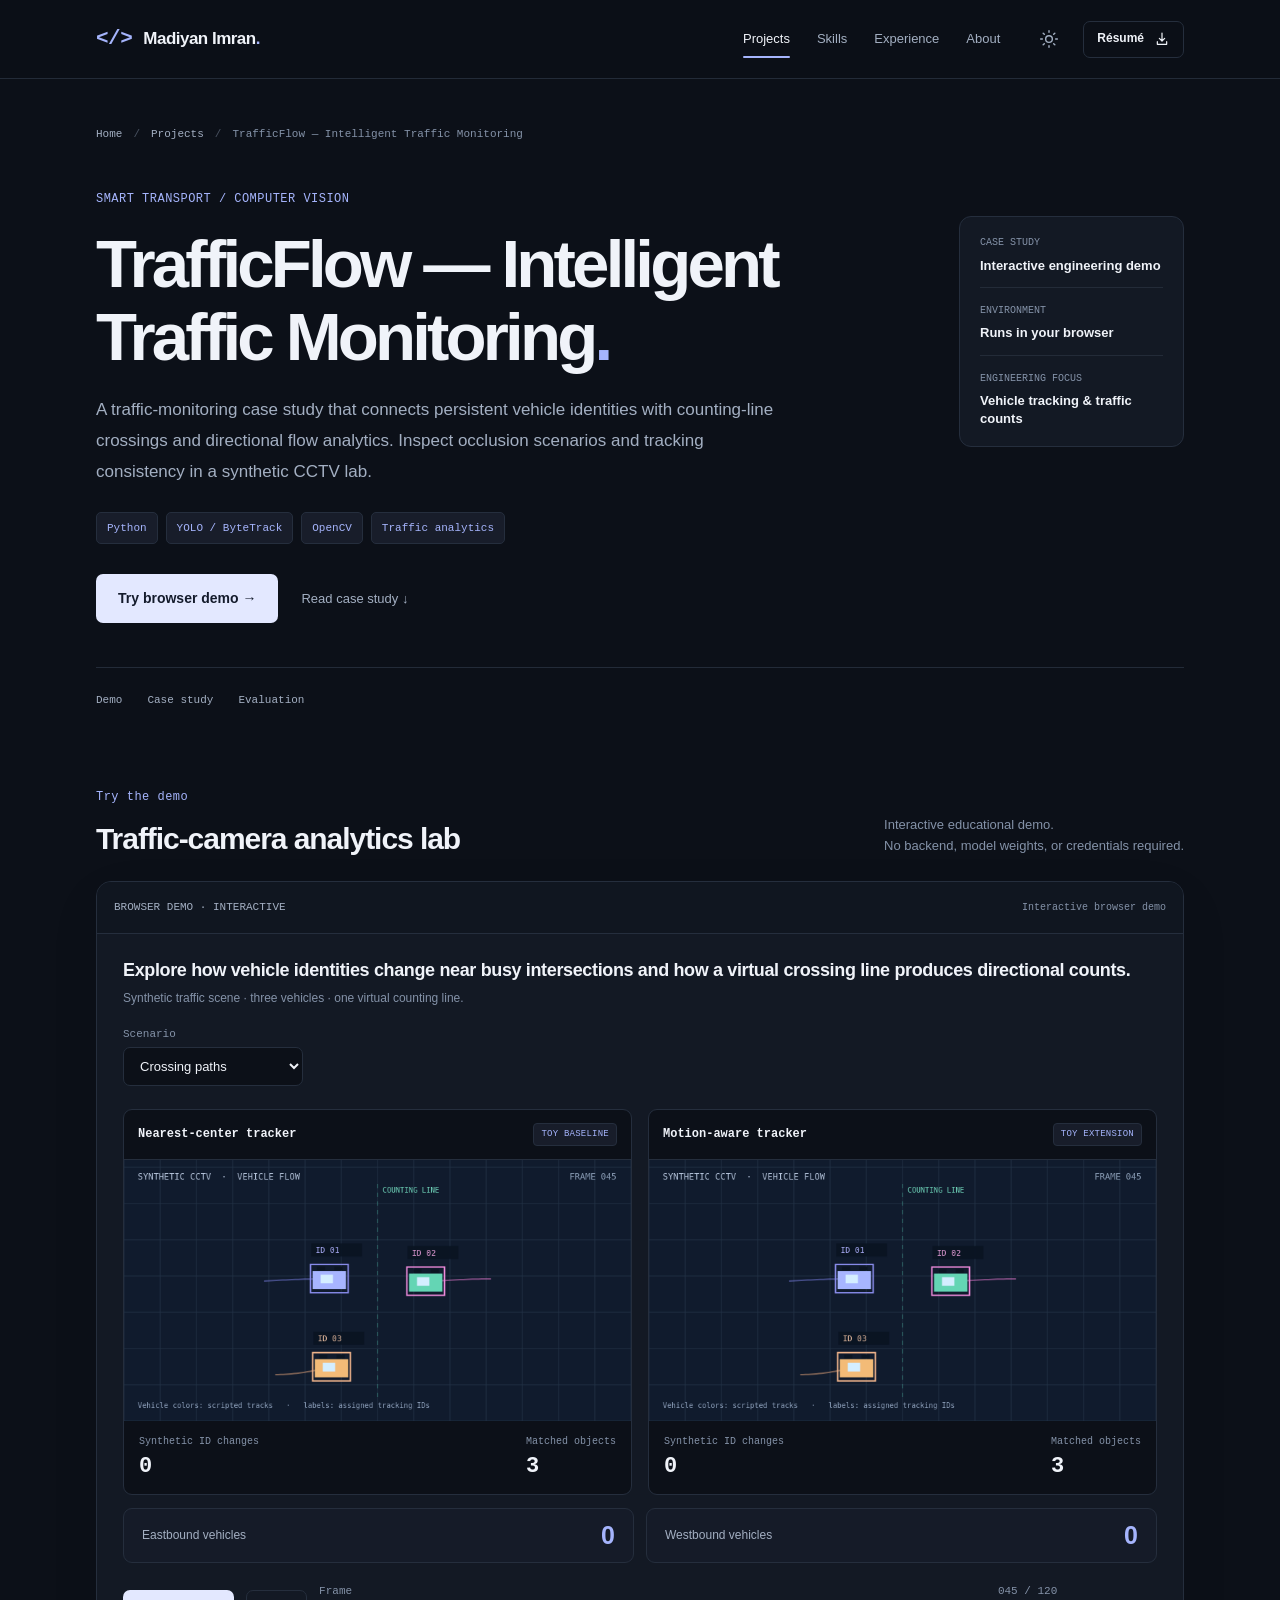
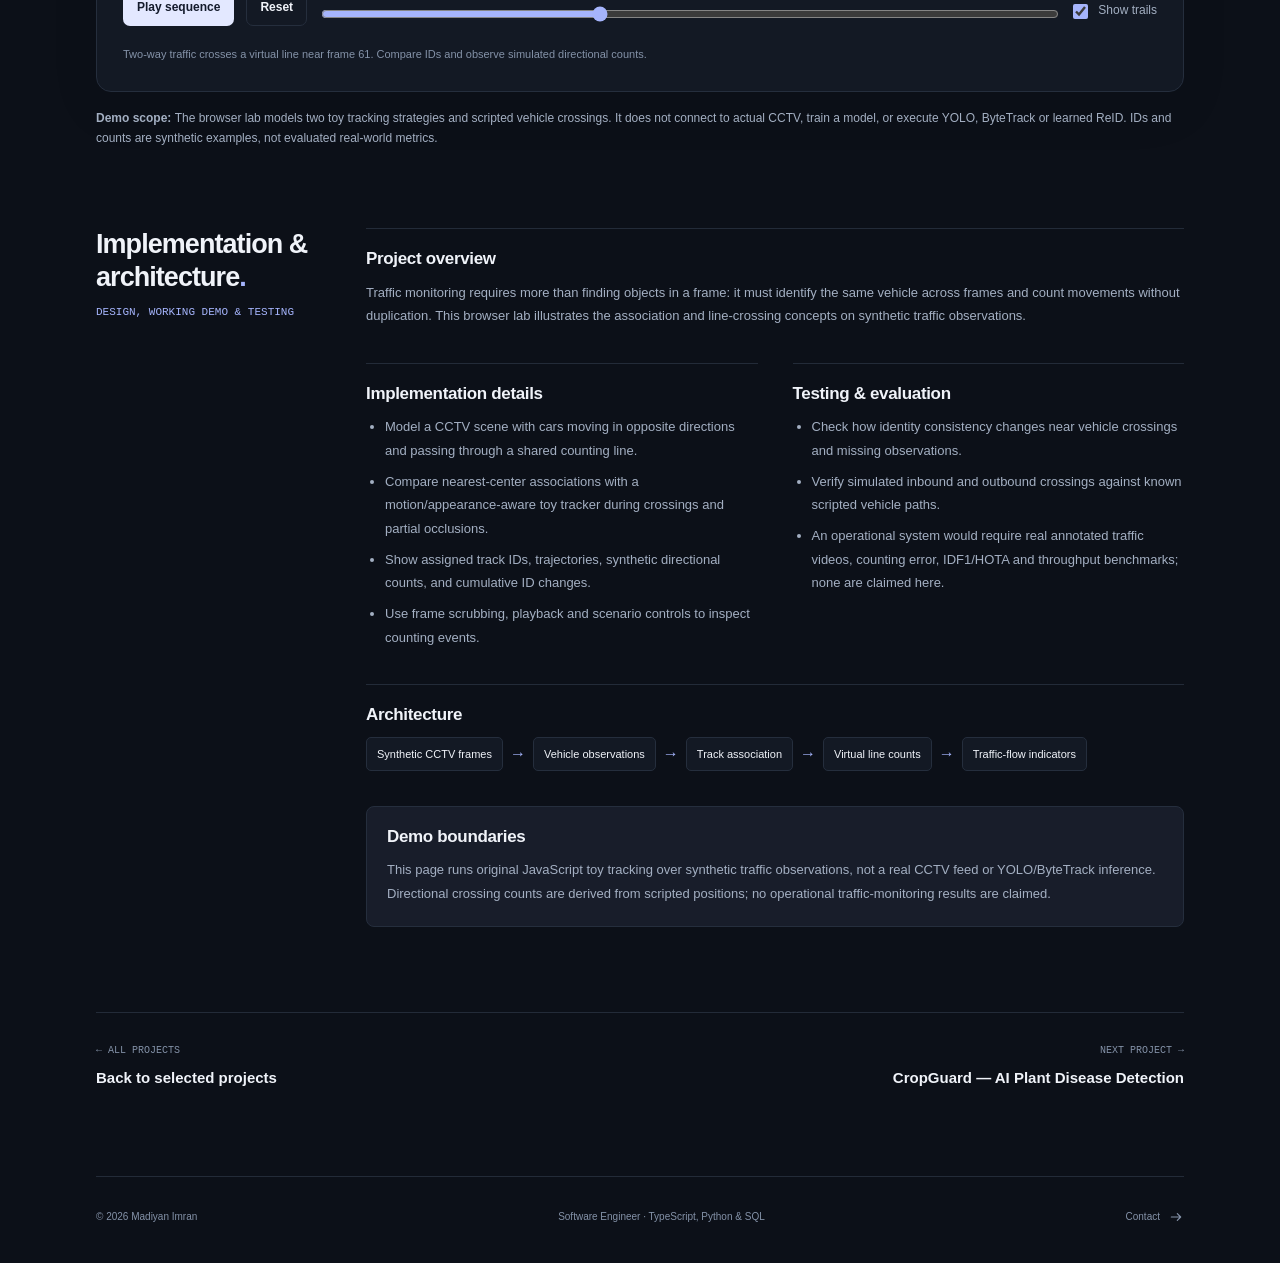
<file: projects/traffic-flow.html>
<!DOCTYPE html>

<html data-theme="dark" lang="en"><head>
<meta charset="utf-8"/><meta content="width=device-width,initial-scale=1" name="viewport"/><meta content="dark light" name="color-scheme"/><meta content="#0c1018" name="theme-color"/>
<title>TrafficFlow — Intelligent Traffic Monitoring | Madiyan Imran</title><meta content="TrafficFlow explores how CCTV vehicle tracking supports direction-aware counts and traffic flow analysis. Includes an interactive synthetic tracking demo." name="description"/>
<meta content="website" property="og:type"/><meta content="TrafficFlow — Intelligent Traffic Monitoring | Madiyan Imran" property="og:title"/><meta content="TrafficFlow explores how CCTV vehicle tracking supports direction-aware counts and traffic flow analysis. Includes an interactive synthetic tracking demo." property="og:description"/>
<link href="../assets/favicon.svg" rel="icon" type="image/svg+xml"/>
<script>document.documentElement.classList.add('js');try{const t=localStorage.getItem('mi-portfolio-theme');if(t==='light'||t==='dark')document.documentElement.dataset.theme=t;}catch(e){}</script>
<link href="../assets/styles.css" rel="stylesheet"/><link href="../assets/project-pages.css" rel="stylesheet"/>
<script defer="" src="../assets/config.js"></script><script defer="" src="../assets/app.js"></script>
<link href="../assets/ai-projects.css" rel="stylesheet"/><script defer="" src="../assets/ai-demos.js"></script></head><body data-demo="object-tracking" id="top"><a class="skip-link" href="#main">Skip to content</a>
<header class="site-header"><div class="nav-shell container"><a aria-label="Madiyan Imran, homepage" class="brand" href="../index.html"><span class="brand-code" style="font-family:var(--mono);font-size:21px">&lt;/&gt;</span><span>Madiyan Imran<span class="brand-period">.</span></span></a>
<nav aria-label="Main navigation" class="site-nav" id="site-nav"><a class="active" href="../index.html#projects">Projects</a><a href="../index.html#skills">Skills</a><a href="../index.html#experience">Experience</a><a href="../index.html#about">About</a><a class="mobile-contact" href="../index.html#contact">Contact</a></nav>
<div class="nav-actions"><button aria-label="Switch to light theme" class="theme-toggle icon-button" title="Switch to light theme" type="button"><span class="sun-icon"><svg aria-hidden="true" fill="none" height="20" stroke="currentColor" stroke-linecap="round" stroke-linejoin="round" stroke-width="1.7" viewbox="0 0 24 24" width="20"><circle cx="12" cy="12" r="4"></circle><path d="M12 2v2m0 16v2M2 12h2m16 0h2M5 5l1.4 1.4m11.2 11.2L19 19M5 19l1.4-1.4M17.6 6.4 19 5"></path></svg></span><span class="moon-icon"><svg aria-hidden="true" fill="none" height="20" stroke="currentColor" stroke-linecap="round" stroke-linejoin="round" stroke-width="1.7" viewbox="0 0 24 24" width="20"><path d="M20.8 13a9 9 0 0 1-9.8-9.8A9 9 0 1 0 20.8 13Z"></path></svg></span></button><a class="nav-resume button button-small button-outline" download="" href="../assets/Madiyan-Imran-Academic-CV.pdf">Résumé <svg aria-hidden="true" fill="none" height="16" stroke="currentColor" stroke-linecap="round" stroke-linejoin="round" stroke-width="1.8" viewbox="0 0 24 24" width="16"><path d="M12 3v12m-4-4 4 4 4-4M5 16v4h14v-4"></path></svg></a><button aria-controls="site-nav" aria-expanded="false" aria-label="Open navigation" class="menu-toggle icon-button" id="menu-toggle" type="button"><svg aria-hidden="true" class="icon menu-open-icon" fill="none" height="20" stroke="currentColor" stroke-linecap="round" stroke-linejoin="round" stroke-width="1.7" viewbox="0 0 24 24" width="20"><path d="M4 6h16M4 12h16M4 18h16"></path></svg><svg aria-hidden="true" class="icon menu-close-icon" fill="none" height="20" stroke="currentColor" stroke-linecap="round" stroke-linejoin="round" stroke-width="1.7" viewbox="0 0 24 24" width="20"><path d="m6 6 12 12M6 18 18 6"></path></svg></button></div></div></header>
<main id="main"><div class="container"><section aria-labelledby="case-title" class="case-header case-hero"><div class="breadcrumb"><a href="../index.html">Home</a><span class="slash">/</span><a href="../index.html#projects">Projects</a><span class="slash">/</span><span aria-current="page">TrafficFlow — Intelligent Traffic Monitoring</span></div><div class="case-hero-grid"><div><p class="case-eyebrow">SMART TRANSPORT / COMPUTER VISION</p><h1 id="case-title">TrafficFlow — Intelligent Traffic Monitoring<span class="brand-period">.</span></h1><p class="case-summary">A traffic-monitoring case study that connects persistent vehicle identities with counting-line crossings and directional flow analytics. Inspect occlusion scenarios and tracking consistency in a synthetic CCTV lab.</p><ul aria-label="Technology concepts" class="case-tags"><li>Python</li><li>YOLO / ByteTrack</li><li>OpenCV</li><li>Traffic analytics</li></ul><div class="case-actions"><a class="button button-primary" href="#interactive-demo">Try browser demo →</a><a class="text-link" href="#project-story">Read case study ↓</a><div data-project-links="traffic-flow"></div></div></div><dl class="case-facts"><div><dt>Case study</dt><dd>Interactive engineering demo</dd></div><div><dt>Environment</dt><dd>Runs in your browser</dd></div><div><dt>Engineering focus</dt><dd>Vehicle tracking &amp; traffic counts</dd></div></dl></div></section><nav aria-label="On this page" class="case-jump-nav"><a href="#interactive-demo">Demo</a><a href="#project-story">Case study</a><a href="#evaluation">Evaluation</a></nav><section aria-labelledby="demo-heading" class="case-demo-section" id="interactive-demo"><div class="case-section-bar"><div><p class="eyebrow">Try the demo</p><h2 id="demo-heading">Traffic-camera analytics lab</h2></div><p>Interactive educational demo.<br/>No backend, model weights, or credentials required.</p></div><div class="demo-shell"><div class="demo-topbar"><span class="demo-topbar-label">BROWSER DEMO · INTERACTIVE</span><span class="demo-topbar-status">Interactive browser demo</span></div><div class="demo-app ai-lab" data-ai-demo="advanced-tracking"><div class="ai-lab-toolbar"><div><h3>Explore how vehicle identities change near busy intersections and how a virtual crossing line produces directional counts.</h3><p>Synthetic traffic scene · three vehicles · one virtual counting line.</p></div><label><span class="demo-label">Scenario</span><select class="demo-select" id="mot-scenario"><option value="crossing">Crossing paths</option><option value="occlusion">Temporary occlusion</option></select></label></div><div class="mot-compare"><section class="mot-view"><div class="ai-panel-heading"><h4>Nearest-center tracker</h4><span class="lab-tag">TOY BASELINE</span></div><canvas aria-label="Synthetic tracking sequence using nearest-center matching" height="360" id="mot-baseline" role="img" width="700">Canvas support is required.</canvas><div class="mot-readout"><span>Synthetic ID changes <strong id="mot-base-switches">0</strong></span><span>Matched objects <strong id="mot-base-visible">3</strong></span></div></section><section class="mot-view"><div class="ai-panel-heading"><h4>Motion-aware tracker</h4><span class="lab-tag">TOY EXTENSION</span></div><canvas aria-label="Same synthetic tracking sequence using motion and appearance features" height="360" id="mot-improved" role="img" width="700">Canvas support is required.</canvas><div class="mot-readout"><span>Synthetic ID changes <strong id="mot-good-switches">0</strong></span><span>Matched objects <strong id="mot-good-visible">3</strong></span></div></section></div><div aria-label="Synthetic vehicle line crossing counts" aria-live="polite" class="traffic-counts"><div class="traffic-stat"><span>Eastbound vehicles</span><strong id="traffic-east">0</strong></div><div class="traffic-stat"><span>Westbound vehicles</span><strong id="traffic-west">0</strong></div></div><div class="ai-playback"><button aria-pressed="false" class="demo-button primary" id="mot-play" type="button">Play sequence</button><button class="demo-button" id="mot-reset" type="button">Reset</button><label class="ai-range"><span class="demo-label">Frame <output id="mot-frame">045 / 120</output></span><input aria-label="Choose tracking frame" id="mot-range" max="120" min="0" type="range" value="45"/></label><label class="demo-checkbox-label"><input checked="" id="mot-trails" type="checkbox"/>Show trails</label></div><p class="lab-caption" id="mot-explanation">Two-way traffic crosses a virtual line near frame 61. Compare IDs and observe simulated directional counts.</p></div></div><div class="demo-note"><span><strong>Demo scope: </strong>The browser lab models two toy tracking strategies and scripted vehicle crossings. It does not connect to actual CCTV, train a model, or execute YOLO, ByteTrack or learned ReID. IDs and counts are synthetic examples, not evaluated real-world metrics.</span></div><noscript>JavaScript is required for the interactive demo. The case study remains available.</noscript></section><section aria-labelledby="plan-title" class="case-writeup" id="project-story"><div><h2 id="plan-title">Implementation &amp; architecture<span class="brand-period">.</span></h2><p class="case-writeup-intro">DESIGN, WORKING DEMO &amp; TESTING</p></div><div class="case-writeup-main"><div class="case-text-block wide"><h3>Project overview</h3><p>Traffic monitoring requires more than finding objects in a frame: it must identify the same vehicle across frames and count movements without duplication. This browser lab illustrates the association and line-crossing concepts on synthetic traffic observations.</p></div><div class="case-text-block"><h3>Implementation details</h3><ul><li>Model a CCTV scene with cars moving in opposite directions and passing through a shared counting line.</li><li>Compare nearest-center associations with a motion/appearance-aware toy tracker during crossings and partial occlusions.</li><li>Show assigned track IDs, trajectories, synthetic directional counts, and cumulative ID changes.</li><li>Use frame scrubbing, playback and scenario controls to inspect counting events.</li></ul></div><div class="case-text-block" id="evaluation"><h3>Testing &amp; evaluation</h3><ul><li>Check how identity consistency changes near vehicle crossings and missing observations.</li><li>Verify simulated inbound and outbound crossings against known scripted vehicle paths.</li><li>An operational system would require real annotated traffic videos, counting error, IDF1/HOTA and throughput benchmarks; none are claimed here.</li></ul></div><div class="case-text-block wide"><h3>Architecture</h3><div class="flowline"><span>Synthetic CCTV frames</span><i aria-hidden="true">→</i><span>Vehicle observations</span><i aria-hidden="true">→</i><span>Track association</span><i aria-hidden="true">→</i><span>Virtual line counts</span><i aria-hidden="true">→</i><span>Traffic-flow indicators</span></div></div><div class="case-text-block wide evidence-block"><h3>Demo boundaries</h3><p>This page runs original JavaScript toy tracking over synthetic traffic observations, not a real CCTV feed or YOLO/ByteTrack inference. Directional crossing counts are derived from scripted positions; no operational traffic-monitoring results are claimed.</p></div></div></section><nav aria-label="Project navigation" class="case-navigation"><a class="case-nav-card" href="../index.html#projects"><small>← ALL PROJECTS</small><span>Back to selected projects</span></a><a class="case-nav-card next" href="cropguard.html"><small>NEXT PROJECT →</small><span>CropGuard — AI Plant Disease Detection</span></a></nav></div></main>
<footer class="site-footer container"><p>© <span data-year="">2026</span> Madiyan Imran</p><p class="footer-note">Software Engineer · TypeScript, Python &amp; SQL</p><a href="../index.html#contact">Contact <svg aria-hidden="true" fill="none" height="16" stroke="currentColor" stroke-linecap="round" stroke-linejoin="round" stroke-width="1.8" viewbox="0 0 24 24" width="16"><path d="M5 12h14m-5-5 5 5-5 5"></path></svg></a></footer>
</body></html>
</file>
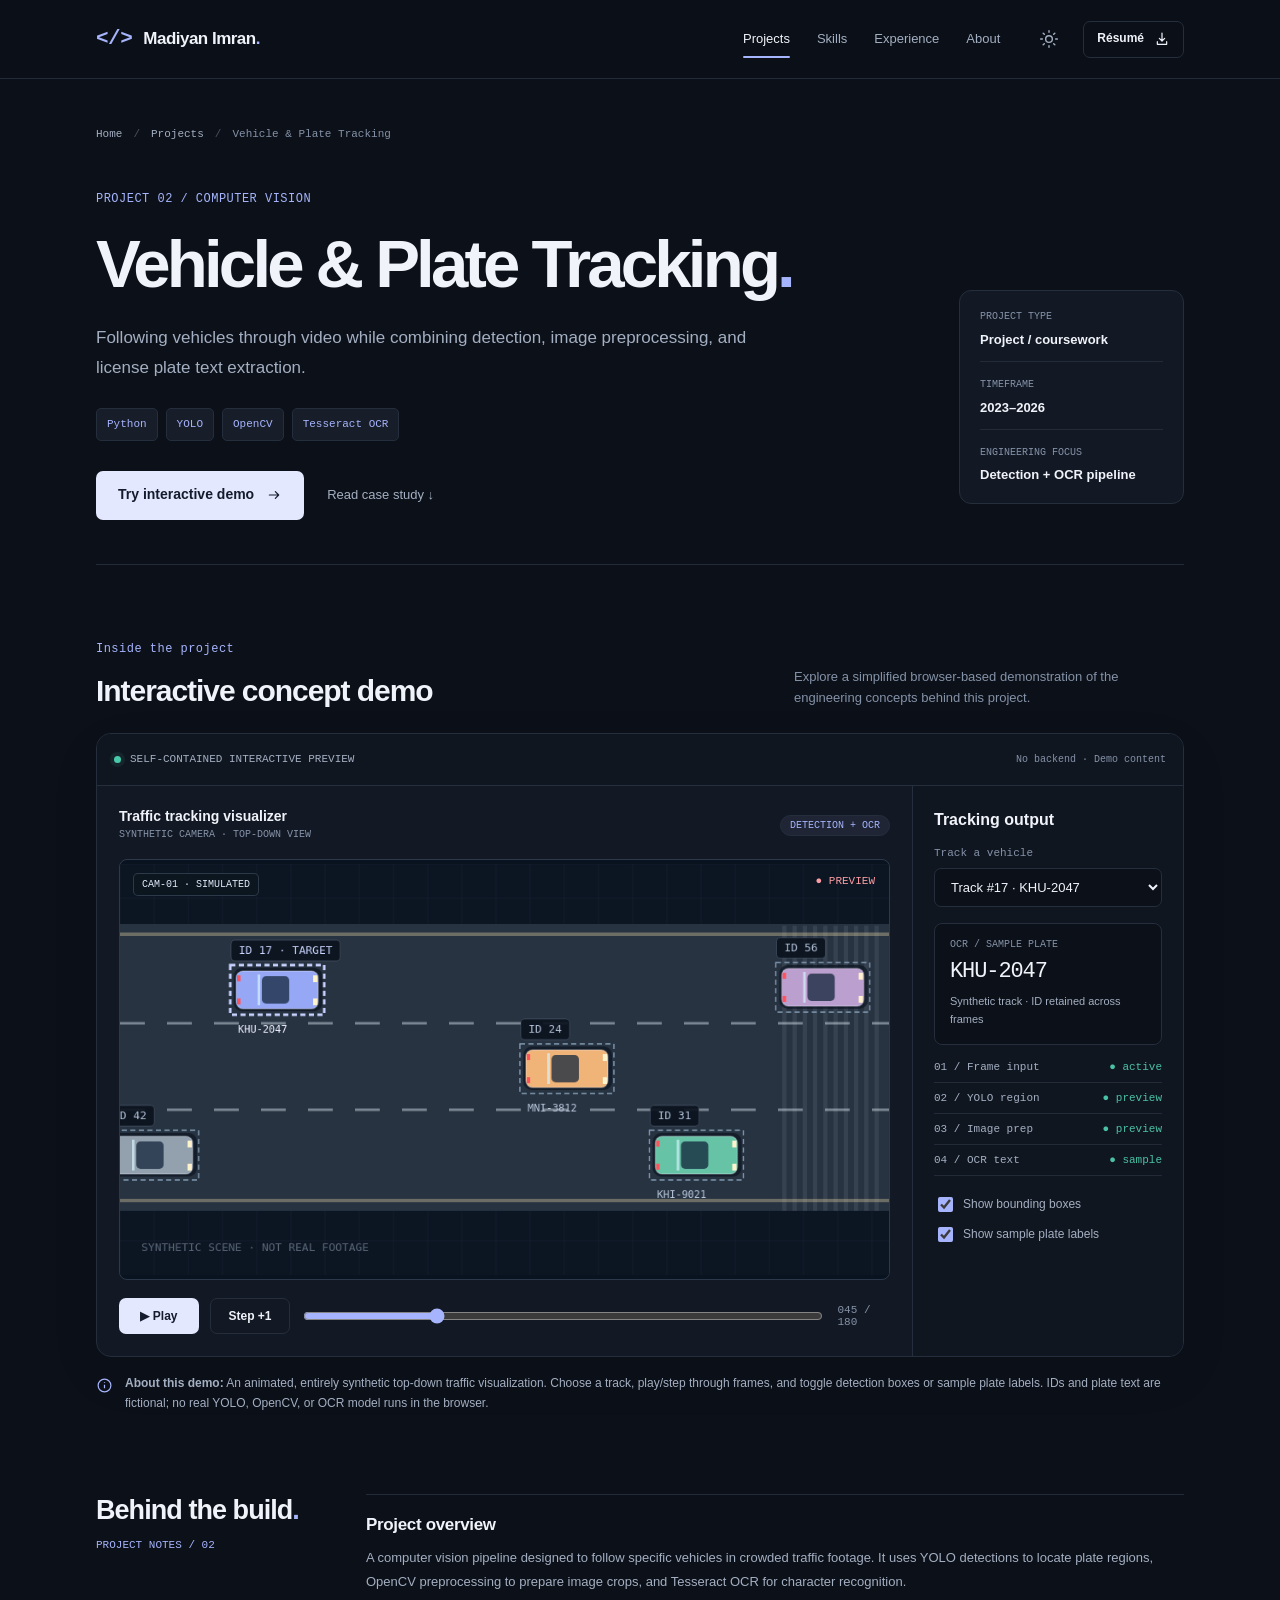
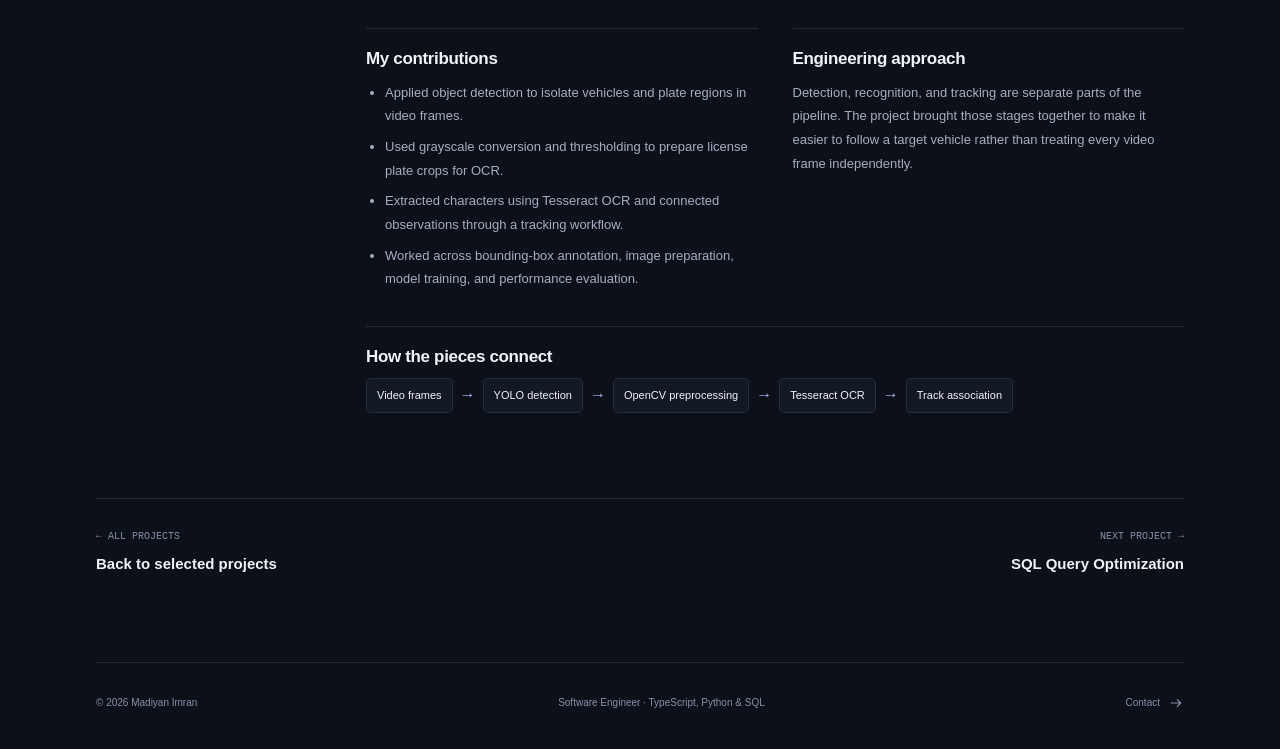
<file: projects/vehicle-tracking.html>
<!DOCTYPE html>
<html data-theme="dark" lang="en"><head>
<meta charset="utf-8"/><meta content="width=device-width,initial-scale=1" name="viewport"/><meta content="dark light" name="color-scheme"/><meta content="#0c1018" name="theme-color"/>
<title>Vehicle &amp; Plate Tracking — Project | Madiyan Imran</title><meta content="Following vehicles through video while combining detection, image preprocessing, and license plate text extraction. Explore the case study and an interactive concept demo by Madiyan Imran." name="description"/>
<meta content="website" property="og:type"/><meta content="Vehicle &amp; Plate Tracking — Madiyan Imran" property="og:title"/><meta content="Software engineering case study with a self-contained interactive concept demo." property="og:description"/>
<link href="../assets/favicon.svg" rel="icon" type="image/svg+xml"/>
<script>document.documentElement.classList.add('js');try{const t=localStorage.getItem('mi-portfolio-theme');if(t==='light'||t==='dark')document.documentElement.dataset.theme=t;}catch(e){}</script>
<link href="../assets/styles.css" rel="stylesheet"/><link href="../assets/project-pages.css" rel="stylesheet"/>
<script defer="" src="../assets/config.js"></script><script defer="" src="../assets/app.js"></script><script defer="" src="../assets/demos.js"></script>
</head><body data-demo="vehicle-tracking" id="top"><a class="skip-link" href="#main">Skip to content</a>
<header class="site-header"><div class="nav-shell container"><a aria-label="Madiyan Imran, homepage" class="brand" href="../index.html"><span class="brand-code" style="font-family:var(--mono);font-size:21px">&lt;/&gt;</span><span>Madiyan Imran<span class="brand-period">.</span></span></a>
<nav aria-label="Main navigation" class="site-nav" id="site-nav"><a class="active" href="../index.html#projects">Projects</a><a href="../index.html#skills">Skills</a><a href="../index.html#experience">Experience</a><a href="../index.html#about">About</a><a class="mobile-contact" href="../index.html#contact">Contact</a></nav>
<div class="nav-actions"><button aria-label="Switch to light theme" class="theme-toggle icon-button" title="Switch to light theme" type="button"><span class="sun-icon"><svg aria-hidden="true" fill="none" height="20" stroke="currentColor" stroke-linecap="round" stroke-linejoin="round" stroke-width="1.7" viewbox="0 0 24 24" width="20"><circle cx="12" cy="12" r="4"></circle><path d="M12 2v2m0 16v2M2 12h2m16 0h2M5 5l1.4 1.4m11.2 11.2L19 19M5 19l1.4-1.4M17.6 6.4 19 5"></path></svg></span><span class="moon-icon"><svg aria-hidden="true" fill="none" height="20" stroke="currentColor" stroke-linecap="round" stroke-linejoin="round" stroke-width="1.7" viewbox="0 0 24 24" width="20"><path d="M20.8 13a9 9 0 0 1-9.8-9.8A9 9 0 1 0 20.8 13Z"></path></svg></span></button><a class="nav-resume button button-small button-outline" download="" href="../assets/Madiyan-Imran-Academic-CV.pdf">Résumé <svg aria-hidden="true" fill="none" height="16" stroke="currentColor" stroke-linecap="round" stroke-linejoin="round" stroke-width="1.8" viewbox="0 0 24 24" width="16"><path d="M12 3v12m-4-4 4 4 4-4M5 16v4h14v-4"></path></svg></a><button aria-controls="site-nav" aria-expanded="false" aria-label="Open navigation" class="menu-toggle icon-button" id="menu-toggle" type="button"><svg aria-hidden="true" class="icon menu-open-icon" fill="none" height="20" stroke="currentColor" stroke-linecap="round" stroke-linejoin="round" stroke-width="1.7" viewbox="0 0 24 24" width="20"><path d="M4 6h16M4 12h16M4 18h16"></path></svg><svg aria-hidden="true" class="icon menu-close-icon" fill="none" height="20" stroke="currentColor" stroke-linecap="round" stroke-linejoin="round" stroke-width="1.7" viewbox="0 0 24 24" width="20"><path d="m6 6 12 12M6 18 18 6"></path></svg></button></div></div></header>
<main id="main"><div class="container"><section aria-labelledby="case-title" class="case-header case-hero">
<div class="breadcrumb"><a href="../index.html">Home</a><span class="slash">/</span><a href="../index.html#projects">Projects</a><span class="slash">/</span><span aria-current="page">Vehicle &amp; Plate Tracking</span></div>
<div class="case-hero-grid"><div><p class="case-eyebrow">PROJECT 02 / COMPUTER VISION</p><h1 id="case-title">Vehicle &amp; Plate Tracking<span class="brand-period">.</span></h1>
<p class="case-summary">Following vehicles through video while combining detection, image preprocessing, and license plate text extraction.</p><ul aria-label="Technologies used" class="case-tags"><li>Python</li><li>YOLO</li><li>OpenCV</li><li>Tesseract OCR</li></ul>
<div class="case-actions"><a class="button button-primary" href="#interactive-demo">Try interactive demo <svg aria-hidden="true" fill="none" height="16" stroke="currentColor" stroke-linecap="round" stroke-linejoin="round" stroke-width="1.8" viewbox="0 0 24 24" width="16"><path d="M5 12h14m-5-5 5 5-5 5"></path></svg></a><a class="text-link" href="#project-story">Read case study ↓</a><div data-project-links="vehicle-tracking"></div></div></div>
<dl class="case-facts"><div><dt>Project type</dt><dd>Project / coursework</dd></div><div><dt>Timeframe</dt><dd>2023–2026</dd></div><div><dt>Engineering focus</dt><dd>Detection + OCR pipeline</dd></div></dl></div></section>
<section aria-labelledby="demo-heading" class="case-demo-section" id="interactive-demo"><div class="case-section-bar"><div><p class="eyebrow">Inside the project</p><h2 id="demo-heading">Interactive concept demo</h2></div><p>Explore a simplified browser-based demonstration of the engineering concepts behind this project.</p></div>
<div class="demo-shell"><div class="demo-topbar"><span class="demo-topbar-label"><span class="demo-indicator"></span> SELF-CONTAINED INTERACTIVE PREVIEW</span><span class="demo-topbar-status">No backend · Demo content</span></div>
<div class="demo-app vision-demo" data-demo-app="vehicle-tracking">
<div class="vision-main">
<div class="vision-toolbar"><div><h3>Traffic tracking visualizer</h3><p>SYNTHETIC CAMERA · TOP-DOWN VIEW</p></div><span class="demo-pill">DETECTION + OCR</span></div>
<div class="vision-screen"><canvas aria-label="Animated synthetic road with moving vehicles and detection boxes" height="480" id="traffic-canvas" role="img" width="900">Your browser needs Canvas for the animated visualization.</canvas><span class="cam-label">CAM-01 · SIMULATED</span><span class="cam-rec">● PREVIEW</span></div>
<div class="vision-controls"><button aria-pressed="false" class="demo-button primary" id="traffic-play" type="button">▶ Play</button><button class="demo-button" id="traffic-step" type="button">Step +1</button><div class="range-wrapper"><input aria-label="Select video frame" id="traffic-range" max="180" min="0" type="range" value="45"/><output id="traffic-frame">045 / 180</output></div></div>
</div>
<aside class="vision-sidebar"><h4>Tracking output</h4><label><span class="demo-label">Track a vehicle</span><select class="demo-select" id="traffic-target"><option value="17">Track #17 · KHU-2047</option><option value="24">Track #24 · MNI-3812</option><option value="31">Track #31 · KHI-9021</option></select></label>
<div class="vision-readout"><small>OCR / SAMPLE PLATE</small><strong id="traffic-plate">KHU-2047</strong><p id="traffic-status">Vehicle detected · consistent track</p></div>
<div class="vision-steps"><div class="vision-step"><span>01 / Frame input</span><span>● active</span></div><div class="vision-step"><span>02 / YOLO region</span><span>● preview</span></div><div class="vision-step"><span>03 / Image prep</span><span>● preview</span></div><div class="vision-step"><span>04 / OCR text</span><span>● sample</span></div></div>
<div class="vision-side-options"><label class="demo-checkbox-label"><input checked="" id="traffic-boxes" type="checkbox"/> Show bounding boxes</label><label class="demo-checkbox-label"><input checked="" id="traffic-plates" type="checkbox"/> Show sample plate labels</label></div>
</aside>
</div></div><div class="demo-note"><svg aria-hidden="true" fill="none" height="17" stroke="currentColor" stroke-linejoin="round" stroke-width="1.7" viewbox="0 0 24 24" width="17"><circle cx="12" cy="12" r="9"></circle><path d="M12 11v5m0-9v1"></path></svg><span><strong>About this demo:</strong> An animated, entirely synthetic top-down traffic visualization. Choose a track, play/step through frames, and toggle detection boxes or sample plate labels. IDs and plate text are fictional; no real YOLO, OpenCV, or OCR model runs in the browser.</span></div></section>
<section aria-label="Project case study" class="case-writeup" id="project-story"><div><h2>Behind the build<span class="brand-period">.</span></h2><p class="case-writeup-intro">PROJECT NOTES / 02</p></div><div class="case-writeup-main">
<div class="case-text-block wide"><h3>Project overview</h3><p>A computer vision pipeline designed to follow specific vehicles in crowded traffic footage. It uses YOLO detections to locate plate regions, OpenCV preprocessing to prepare image crops, and Tesseract OCR for character recognition.</p></div>
<div class="case-text-block"><h3>My contributions</h3><ul><li>Applied object detection to isolate vehicles and plate regions in video frames.</li><li>Used grayscale conversion and thresholding to prepare license plate crops for OCR.</li><li>Extracted characters using Tesseract OCR and connected observations through a tracking workflow.</li><li>Worked across bounding-box annotation, image preparation, model training, and performance evaluation.</li></ul></div>
<div class="case-text-block"><h3>Engineering approach</h3><p>Detection, recognition, and tracking are separate parts of the pipeline. The project brought those stages together to make it easier to follow a target vehicle rather than treating every video frame independently.</p></div>
<div class="case-text-block wide"><h3>How the pieces connect</h3><div class="flowline"><span>Video frames</span><i aria-hidden="true">→</i><span>YOLO detection</span><i aria-hidden="true">→</i><span>OpenCV preprocessing</span><i aria-hidden="true">→</i><span>Tesseract OCR</span><i aria-hidden="true">→</i><span>Track association</span></div></div>
</div></section>
<nav aria-label="Project navigation" class="case-navigation"><a class="case-nav-card" href="../index.html#projects"><small>← ALL PROJECTS</small><span>Back to selected projects</span></a><a class="case-nav-card next" href="sql-optimization.html"><small>NEXT PROJECT →</small><span>SQL Query Optimization</span></a></nav></div></main>
<footer class="site-footer container"><p>© <span data-year="">2026</span> Madiyan Imran</p><p class="footer-note">Software Engineer · TypeScript, Python &amp; SQL</p><a href="../index.html#contact">Contact <svg aria-hidden="true" fill="none" height="16" stroke="currentColor" stroke-linecap="round" stroke-linejoin="round" stroke-width="1.8" viewbox="0 0 24 24" width="16"><path d="M5 12h14m-5-5 5 5-5 5"></path></svg></a></footer>
</body></html>
</file>
<file: assets/styles.css>
/* Madiyan Imran — Software Engineer portfolio. No external assets or fonts. */
:root{--bg:#0c1018;--surface:#131924;--surface-hover:#171f2d;--surface-soft:#101620;--text:#f0f3f9;--muted:#a3afc2;--subtle:#8492a8;--accent:#a5b4fc;--accent-soft:#a5b4fc14;--border:#252e3d;--line:#232b38;--button:#e3e8ff;--button-text:#141b2c;--shadow:0 24px 90px #0008;--header-bg:#0c1018f2;--body-font:Inter,ui-sans-serif,-apple-system,BlinkMacSystemFont,"Segoe UI",Arial,sans-serif;--mono:ui-monospace,SFMono-Regular,Consolas,"Liberation Mono",monospace;color-scheme:dark}
:root[data-theme=light]{--bg:#fafbfe;--surface:#fff;--surface-hover:#f5f6fd;--surface-soft:#f0f3fa;--text:#152033;--muted:#566176;--subtle:#627087;--accent:#454fb3;--accent-soft:#454fb30d;--border:#dce1ec;--line:#e2e6ef;--button:#353f96;--button-text:#fff;--shadow:0 24px 90px #14203b20;--header-bg:#fafbfef2;color-scheme:light}
*{box-sizing:border-box}html{scroll-behavior:smooth;scroll-padding-top:105px}body{margin:0;background:var(--bg);color:var(--text);font-family:var(--body-font);font-size:16px;line-height:1.65;-webkit-font-smoothing:antialiased}a{color:inherit;text-decoration:none}button{font:inherit;cursor:pointer}button,a,summary{-webkit-tap-highlight-color:transparent}button{color:inherit}h1,h2,h3,h4,p{margin:0}h1,h2,h3,h4{line-height:1.2}h1,h2,h3{letter-spacing:-.035em}svg{flex-shrink:0;display:block}button{border:0}a,button,summary{touch-action:manipulation}:focus-visible{outline:2px solid var(--accent);outline-offset:5px;border-radius:4px}::selection{background:#596dbb65;color:var(--text)}[hidden]{display:none!important}.container{width:min(1088px,calc(100% - 96px));margin-inline:auto}.icon{width:20px;height:20px}.small-arrow{width:15px;height:15px}.skip-link{position:fixed;top:12px;left:12px;padding:10px 18px;background:var(--button);color:var(--button-text);z-index:200;transform:translateY(-160%);border-radius:6px}.skip-link:focus{transform:translateY(0)}
.site-header{position:sticky;top:0;z-index:40;background:var(--header-bg);backdrop-filter:blur(14px);border-bottom:1px solid var(--line)}.nav-shell{height:78px;display:flex;align-items:center;gap:32px}.brand{display:flex;align-items:center;gap:11px;font-size:17px;font-weight:650;white-space:nowrap;letter-spacing:-.03em}.brand-code{color:var(--accent);padding-top:1px}.brand-code .icon{width:25px;height:25px}.brand-period{color:var(--accent)}.site-nav{display:flex;gap:27px;align-items:center;margin-left:auto}.site-nav a{font-size:13px;font-weight:500;color:var(--muted);padding-block:8px;position:relative}.site-nav a:hover,.site-nav a.active{color:var(--text)}.site-nav a.active:after{content:"";position:absolute;bottom:0;left:0;right:0;height:2px;background:var(--accent);border-radius:2px}.nav-actions{display:flex;align-items:center;gap:17px}.icon-button{display:inline-flex;align-items:center;justify-content:center;width:42px;height:42px;background:transparent;border:1px solid transparent;border-radius:8px;color:var(--muted);padding:0;transition:background .18s,color .18s,border-color .18s}.icon-button:hover{background:var(--surface);color:var(--text);border-color:var(--border)}.theme-toggle{width:34px}.theme-toggle .moon-icon{display:none}:root[data-theme=light] .theme-toggle .sun-icon{display:none}:root[data-theme=light] .theme-toggle .moon-icon{display:block}.button{display:inline-flex;align-items:center;justify-content:center;gap:12px;min-height:49px;padding:11px 21px;border-radius:7px;font-size:14px;font-weight:600;border:1px solid transparent;transition:background .18s,border-color .18s,transform .18s}.button .icon{width:18px;height:18px}.button:hover{transform:translateY(-1px)}.button-small{min-height:37px;padding:7px 13px;font-size:12px;gap:10px}.button-small .icon{width:16px;height:16px}.button-primary{background:var(--button);color:var(--button-text)}.button-primary:hover{filter:brightness(1.07)}.button-outline{border-color:var(--border);color:var(--text);background:transparent}.button-outline:hover{background:var(--surface-hover);border-color:var(--subtle)}.menu-toggle,.mobile-contact{display:none!important}.menu-close-icon{display:none}.js .theme-toggle{display:inline-flex}html:not(.js) .theme-toggle,html:not(.js) .copy-email{display:none}
.hero{padding-top:83px}.hero-content{max-width:790px}.eyebrow{font-family:var(--mono);color:var(--accent);font-size:12px;font-weight:400;letter-spacing:.04em;line-height:1.5;margin-bottom:15px}.hero .eyebrow{font-size:15px;margin-bottom:14px}.hero h1{font-size:clamp(44px,5.65vw,79px);font-weight:750;line-height:1.1;letter-spacing:-.058em}.hero h1>span{color:var(--accent)}.hero h2{font-size:clamp(28px,3.4vw,44px);color:var(--muted);font-weight:600;margin-top:12px;letter-spacing:-.04em}.hero-role-period{color:var(--muted)}.hero-description{color:var(--muted);font-size:18px;line-height:1.8;max-width:626px;margin-top:23px}.hero-actions{display:flex;gap:12px;flex-wrap:wrap;margin-top:29px}.hero-socials{display:flex;align-items:center;gap:25px;margin-top:23px}.hero-socials a{display:flex;align-items:center;gap:8px;min-height:34px;font-size:13px;color:var(--muted)}.hero-socials a:hover{color:var(--accent)}.hero-socials .icon:not(.small-arrow){width:16px;height:16px}.hero-bottom{display:flex;align-items:center;justify-content:space-between;gap:24px;border-bottom:1px solid var(--line);margin-top:64px;padding-bottom:26px}.core-stack{display:flex;align-items:center;gap:30px;flex-wrap:wrap;color:var(--muted);font-size:12px;font-weight:500}.core-stack>span{display:flex;align-items:center;gap:9px}.core-stack .icon{width:17px;height:17px;stroke-width:1.5}.stack-mark{font-family:var(--mono);font-size:11px;border:1px solid var(--subtle);height:18px;min-width:18px;display:inline-flex;align-items:center;justify-content:center;border-radius:3px;line-height:1}.hero-education{color:var(--subtle);font-size:11px;white-space:nowrap}.hero-education>span{padding-inline:6px}
.section{padding-top:82px;padding-bottom:5px}.section-heading{display:flex;justify-content:space-between;align-items:flex-end;gap:28px;margin-bottom:30px}.section-heading .eyebrow{margin-bottom:10px}.section-heading h2{font-size:34px;line-height:1.25;font-weight:650}.section-intro{font-size:13px;line-height:1.7;color:var(--subtle);padding-bottom:1px}.projects-grid{display:grid;grid-template-columns:1fr 1fr;gap:20px}.project-card{background:var(--surface);border:1px solid var(--border);border-radius:10px;padding:28px 29px 0;display:flex;flex-direction:column;min-width:0;transition:border-color .2s,background .2s}.project-card:hover{border-color:var(--subtle);background:var(--surface-hover)}.project-card.featured{border-color:#7482c561}:root[data-theme=light] .project-card.featured{border-color:#686fc285}.project-top{display:flex;justify-content:space-between;align-items:center;margin-bottom:22px;gap:12px}.project-icon{color:var(--accent);height:32px;display:flex;align-items:center}.project-icon .icon{width:27px;height:27px}.project-category{font-family:var(--mono);font-size:10px;letter-spacing:.02em;color:var(--subtle)}.featured .project-category{color:var(--accent);background:var(--accent-soft);border:1px solid #9caff925;border-radius:4px;padding:4px 8px}.project-card h3{font-size:24px;line-height:1.35;font-weight:640;letter-spacing:-.032em}.project-subtitle{font-size:13px;color:var(--subtle);margin-top:4px}.project-description{font-size:14px;line-height:1.8;color:var(--muted);margin-top:16px;margin-bottom:18px;max-width:440px}.tags{list-style:none;padding:0;margin:0 0 25px;display:flex;gap:7px;flex-wrap:wrap}.tags li{padding:3px 9px;background:var(--accent-soft);color:var(--accent);border:1px solid #8f9ee516;border-radius:4px;font-size:10px;font-family:var(--mono);line-height:1.7;white-space:nowrap}.project-details{margin-top:auto;border-top:1px solid var(--border)}summary{cursor:pointer;list-style:none}summary::-webkit-details-marker{display:none}summary::marker{display:none;content:""}.project-details>summary{display:flex;align-items:center;justify-content:space-between;gap:12px;color:var(--text);font-size:12px;font-weight:600;min-height:62px;padding-block:16px}.project-details>summary .icon{width:17px;height:17px;color:var(--accent);transition:transform .2s}.project-details>summary:hover{color:var(--accent)}.project-details>summary:hover .icon{transform:translateX(3px)}.project-expanded{padding-bottom:28px;color:var(--muted);font-size:14px}.project-expanded h3{color:var(--text);margin-top:12px}.project-expanded h4{color:var(--text);font-size:15px;margin:23px 0 10px;letter-spacing:-.01em}.project-expanded p{line-height:1.8}.project-expanded ul{padding-left:20px;margin:0}.project-expanded li{padding-left:3px;margin-bottom:8px}.detail-meta{color:var(--accent);font-family:var(--mono);font-size:11px}.pipeline-text{font-family:var(--mono);font-size:12px;background:var(--accent-soft);border:1px solid var(--border);border-radius:6px;padding:15px;line-height:2!important}.repository-links{display:flex;flex-wrap:wrap;gap:12px}.repository-links:not(:empty){margin-top:24px}
.skills-grid{display:grid;grid-template-columns:1fr 1fr;border:1px solid var(--border);border-radius:10px;overflow:hidden}.skill-group{padding:26px 29px 28px;min-width:0}.skill-group:nth-child(1),.skill-group:nth-child(2){border-bottom:1px solid var(--border)}.skill-group:nth-child(odd){border-right:1px solid var(--border)}.skill-heading{display:flex;align-items:center;gap:10px;margin-bottom:12px}.skill-heading>.icon{width:18px;height:18px;color:var(--accent)}.skill-heading h3{font-size:15px;font-weight:600;letter-spacing:-.018em}.skill-group>p{font-size:13px;color:var(--text);margin-bottom:7px}.skill-group>span{font-size:13px;color:var(--subtle);line-height:1.75;display:block;max-width:425px}
.experience-list{border-top:1px solid var(--line)}.experience-item{display:grid;grid-template-columns:265px 1fr;gap:27px;padding:31px 0;border-bottom:1px solid var(--line)}.experience-date{padding-left:21px;position:relative;font-size:12px;font-family:var(--mono);color:var(--text);line-height:1.7;padding-top:1px}.timeline-dot{position:absolute;left:0;top:8px;background:var(--accent);width:6px;height:6px;border-radius:50%}.experience-kind{display:block;color:var(--subtle);font-family:var(--body-font);font-size:12px;margin-top:5px}.experience-content h3{font-size:18px;font-weight:600;letter-spacing:-.025em;margin-bottom:10px}.experience-content p,.experience-content ul{font-size:13px;color:var(--muted);line-height:1.85}.experience-content ul{margin:11px 0 0;padding-left:16px}.experience-content li{padding-left:3px;margin-top:5px}.experience-content li::marker{color:var(--subtle)}
.about-grid{display:grid;grid-template-columns:1.33fr 1fr;gap:66px;align-items:start}.about-copy{font-size:15px;color:var(--muted);line-height:1.85}.about-copy>p+p{margin-top:17px}.languages{margin-top:27px}.small-label{font-size:10px;font-family:var(--mono);letter-spacing:.05em;text-transform:uppercase;color:var(--subtle)}.languages>p{font-size:13px;margin-top:6px;color:var(--text)}.education-card{padding:28px;background:var(--surface);border:1px solid var(--border);border-radius:10px;position:relative}.education-icon{position:absolute;top:28px;right:27px;color:var(--accent)}.education-icon .icon{width:25px;height:25px}.education-card .small-label{margin-bottom:23px}.education-card h3{font-size:20px;font-weight:600;letter-spacing:-.025em}.university{margin-top:8px;font-size:14px;color:var(--muted)}.graduated{font-family:var(--mono);font-size:11px;color:var(--accent);margin-top:6px}.education-divider{height:1px;background:var(--border);margin-block:20px}.course-label{font-size:11px;font-weight:600;color:var(--text);margin-bottom:8px}.coursework{color:var(--subtle);font-size:12px;line-height:1.8}.training-details{border:1px solid var(--border);border-radius:9px;margin-top:34px}.training-details>summary{display:flex;justify-content:space-between;align-items:center;gap:20px;padding:19px 24px;font-size:14px;font-weight:550}.summary-subtitle{color:var(--subtle);font-size:11px;display:inline-block;margin-left:20px;font-weight:400}.training-details>summary>.icon{color:var(--subtle);transition:transform .15s}.training-details[open]>summary>.icon{transform:rotate(180deg)}.training-grid{display:grid;grid-template-columns:1fr 1fr;gap:24px 35px;padding:6px 24px 26px}.training-grid h4{font-size:13px;margin-bottom:8px}.training-grid p{font-size:12px;line-height:1.8;color:var(--muted)}
.contact-section{padding-top:86px;padding-bottom:51px}.contact-panel{border-radius:12px;border:1px solid var(--border);background:var(--surface-soft);padding:44px}.contact-panel>.eyebrow{margin-bottom:16px}.contact-panel h2{font-size:37px;line-height:1.25;font-weight:650;letter-spacing:-.04em}.contact-panel h2>span{color:var(--accent)}.contact-description{color:var(--muted);font-size:14px;line-height:1.9;margin-top:15px}.contact-primary{display:flex;gap:14px;align-items:center;margin-top:25px;flex-wrap:wrap}.contact-email{display:flex;align-items:center;gap:12px;font-size:22px;font-weight:550;letter-spacing:-.02em}.contact-email:hover{color:var(--accent)}.contact-email .icon{color:var(--accent);width:23px;height:23px}.copy-email{border-color:var(--border);width:35px;height:35px}.copy-email .icon{width:16px;height:16px}.contact-links{display:flex;gap:27px;margin-top:21px;flex-wrap:wrap}.contact-links>a{display:flex;gap:8px;align-items:center;color:var(--muted);font-size:12px;min-height:28px}.contact-links>a:hover{color:var(--accent)}.contact-links .icon:not(.small-arrow){width:15px;height:15px}.site-footer{display:flex;justify-content:space-between;align-items:center;gap:20px;border-top:1px solid var(--line);padding-top:24px;padding-bottom:30px;color:var(--subtle);font-size:10px}.site-footer>a{display:flex;align-items:center;gap:8px;min-height:32px}.site-footer>a:hover{color:var(--accent)}.site-footer .icon{width:14px;height:14px}
.project-dialog{position:fixed;inset:0;width:min(710px,calc(100% - 40px));max-height:calc(100dvh - 64px);margin:auto;background:var(--surface);color:var(--text);border:1px solid var(--border);border-radius:12px;padding:0;box-shadow:var(--shadow);overscroll-behavior:contain}.project-dialog::backdrop{background:#020610cb;backdrop-filter:blur(5px)}.project-dialog:not([open]){display:none}.dialog-top{display:flex;justify-content:space-between;align-items:center;gap:20px;padding:15px 24px;border-bottom:1px solid var(--border);position:sticky;top:0;background:var(--surface);z-index:1}.dialog-top .small-label{font-size:10px}.dialog-close{width:34px;height:34px}.dialog-close>.icon{width:19px;height:19px}#dialog-content{padding:30px 34px 9px}#dialog-content .project-expanded{padding-bottom:25px}#dialog-content h3{font-size:30px;line-height:1.25;letter-spacing:-.035em}#dialog-content .tags{margin-top:20px;margin-bottom:16px}.toast{position:fixed;left:50%;bottom:30px;transform:translate(-50%,15px);background:var(--button);color:var(--button-text);border:1px solid var(--border);border-radius:8px;box-shadow:var(--shadow);padding:12px 19px;opacity:0;visibility:hidden;transition:.18s;z-index:100;font-size:13px;pointer-events:none;width:max-content;max-width:calc(100vw - 40px)}.toast.visible{opacity:1;visibility:visible;transform:translate(-50%,0)}
@media(min-width:1600px){.hero{padding-top:100px}.hero h1{font-size:80px}}
@media(max-width:1100px){.container{width:calc(100% - 72px)}.nav-shell{gap:23px}.site-nav{gap:20px}.nav-actions{gap:11px}.hero-education{font-size:10px}.core-stack{gap:22px}.hero-bottom{gap:20px}.experience-item{grid-template-columns:220px 1fr}.about-grid{gap:38px}.project-card{padding:24px 24px 0}.project-card h3{font-size:22px}.hero h1{font-size:68px}}
@media(max-width:860px){.container{width:calc(100% - 48px)}.nav-shell{height:72px;gap:18px}.brand{font-size:15px;gap:8px}.site-nav{gap:16px}.site-nav a{font-size:12px}.nav-actions{gap:7px}.nav-resume{padding-inline:10px}.hero{padding-top:68px}.hero h1{font-size:62px}.hero h2{font-size:38px}.hero-education{display:none}.hero-description{font-size:17px;max-width:600px}.hero-bottom{margin-top:54px}.section{padding-top:68px}.section-heading h2{font-size:29px}.section-intro{font-size:12px}.project-card{padding:23px 23px 0}.project-card h3{font-size:21px}.project-description{font-size:13px}.project-top{margin-bottom:17px}.project-category{font-size:9px}.tags li{font-size:9px;padding-inline:7px}.skill-group{padding:24px}.skill-heading h3{font-size:14px}.skill-group>p,.skill-group>span{font-size:12px}.experience-item{grid-template-columns:180px 1fr;gap:20px}.experience-content h3{font-size:17px}.experience-date{font-size:11px}.about-grid{grid-template-columns:1.1fr 1fr;gap:30px}.about-copy{font-size:14px}.education-card{padding:24px}.education-card h3{font-size:18px}.education-icon{top:25px;right:24px}.summary-subtitle{display:block;margin-left:0;margin-top:3px}.contact-panel{padding:34px}.contact-panel h2{font-size:32px}.contact-section{padding-top:68px}.footer-note{display:none}}
@media(max-width:700px){.container{width:calc(100% - 40px)}.nav-shell{height:68px;gap:12px}.brand{font-size:15px;gap:8px}.brand-code .icon{width:23px;height:23px}.nav-actions{margin-left:auto;gap:5px}.nav-resume{font-size:11px;min-height:34px;padding:6px 9px;gap:6px}.nav-resume .icon{width:14px;height:14px}.theme-toggle{width:32px}.theme-toggle .icon{width:18px;height:18px}.js .menu-toggle{display:inline-flex!important;width:34px;height:40px}.site-nav{gap:3px;flex-direction:column;align-items:stretch}.js .site-nav{display:none;position:absolute;left:0;right:0;top:68px;margin:0;padding:12px 20px 20px;background:var(--bg);border-bottom:1px solid var(--border);box-shadow:0 20px 25px #0002}.js .site-nav.is-open{display:flex}.site-nav a{font-size:14px;padding:11px 12px;border-radius:6px}.site-nav a:hover{background:var(--surface)}.site-nav a.active:after{display:none}.mobile-contact{display:block!important}.menu-toggle[aria-expanded=true] .menu-open-icon{display:none}.menu-toggle[aria-expanded=true] .menu-close-icon{display:block}.menu-toggle .icon{width:20px;height:20px}html:not(.js) .nav-shell{height:auto;flex-wrap:wrap;padding-top:15px;padding-bottom:10px}html:not(.js) .site-nav{order:3;flex-direction:row;flex-wrap:wrap;width:100%;margin:0;gap:5px}html:not(.js) .site-nav a{font-size:12px;padding:8px}.hero{padding-top:58px}.hero .eyebrow{font-size:13px;margin-bottom:15px}.hero h1{font-size:clamp(41px,8.8vw,58px);letter-spacing:-.055em}.hero h2{font-size:clamp(28px,5.5vw,35px);margin-top:12px}.hero-description{font-size:15px;line-height:1.9;margin-top:21px;max-width:510px}.hero-actions{margin-top:26px;gap:10px}.button{padding:10px 17px;min-height:45px;font-size:12px;gap:10px}.nav-resume{font-size:11px;min-height:34px;padding:6px 9px;gap:6px}.hero-socials{margin-top:17px;gap:25px}.hero-socials a{font-size:12px}.hero-bottom{margin-top:39px;padding-bottom:25px}.core-stack{font-size:10px;gap:22px}.core-stack>span{gap:7px}.stack-mark{font-size:10px;width:17px;height:17px}.core-stack .icon{width:16px;height:16px}.section{padding-top:54px}.section-heading{display:block;margin-bottom:25px}.section-heading .eyebrow{font-size:10px;margin-bottom:10px}.section-heading h2{font-size:29px}.section-intro{font-size:12px;margin-top:12px}.desktop-break{display:none}.projects-grid{grid-template-columns:1fr;gap:16px}.project-card{padding:25px 24px 0}.project-top{margin-bottom:19px}.project-category{font-size:10px}.project-card h3{font-size:24px}.project-subtitle{font-size:12px}.project-description{font-size:14px;margin-top:15px;margin-bottom:18px}.tags{margin-bottom:21px;gap:7px}.tags li{font-size:10px;padding-inline:8px}.project-details>summary{min-height:59px;font-size:12px}.skills-grid{grid-template-columns:1fr}.skill-group{padding:23px 24px}.skill-group:nth-child(odd){border-right:0}.skill-group:not(:last-child){border-bottom:1px solid var(--border)}.skill-heading h3{font-size:15px}.skill-group>p,.skill-group>span{font-size:13px}.experience-item{grid-template-columns:1fr;gap:13px;padding:25px 0}.experience-date{font-size:11px;display:flex;gap:10px;align-items:center;flex-wrap:wrap;line-height:1.6}.experience-kind{margin:0;font-size:11px}.timeline-dot{top:7px;width:5px;height:5px}.experience-content{padding-left:21px}.experience-content h3{font-size:18px}.experience-content p,.experience-content ul{font-size:13px;line-height:1.85}.about-grid{grid-template-columns:1fr;gap:29px}.about-copy{font-size:14px}.languages{margin-top:22px}.education-card{padding:26px}.education-card h3{font-size:21px}.education-icon{top:25px;right:25px}.training-details{margin-top:23px}.training-details>summary{padding:17px 21px}.training-grid{grid-template-columns:1fr;gap:21px;padding:7px 21px 23px}.contact-section{padding-top:56px;padding-bottom:30px}.contact-panel{padding:30px 23px}.contact-panel>.eyebrow{font-size:11px;margin-bottom:14px}.contact-panel h2{font-size:29px;max-width:370px;line-height:1.3}.contact-description{font-size:13px;line-height:1.85}.contact-primary{gap:8px;margin-top:19px;align-items:center}.contact-email{font-size:clamp(13px,3.5vw,18px);gap:6px;letter-spacing:-.025em;max-width:100%;overflow-wrap:anywhere}.contact-email .icon{width:18px;height:18px}.copy-email{width:30px;height:32px}.copy-email .icon{width:14px;height:14px}.contact-links{gap:12px 22px;margin-top:18px}.contact-links>a{font-size:11px}.site-footer{padding-top:18px;padding-bottom:24px;font-size:10px}.project-dialog{width:calc(100% - 24px);max-height:calc(100dvh - 32px);border-radius:10px}.dialog-top{padding:12px 17px}#dialog-content{padding:24px 22px 6px}#dialog-content h3{font-size:25px}.project-expanded{font-size:13px}.project-expanded h4{font-size:14px;margin-top:22px}}
@media(max-width:380px){.container{width:calc(100% - 32px)}.nav-actions{gap:1px}.brand{font-size:13px;gap:7px}.brand-code .icon{width:21px;height:21px}.nav-resume{font-size:10px;padding-inline:7px}.nav-resume>.icon{display:none}.hero h1{font-size:41px}.hero{padding-top:47px}.hero h2{font-size:29px}.hero-description{font-size:14px}.core-stack{gap:12px;font-size:9px}.core-stack>span{gap:5px}.hero-bottom{margin-top:30px}.project-card{padding:23px 21px 0}.project-card h3{font-size:22px}.contact-panel{padding:25px 19px}.contact-email{font-size:13px}.contact-links{gap:6px 17px}.contact-links>a{font-size:10px}.contact-primary{gap:5px}.copy-email{width:28px;height:30px}.section-heading h2{font-size:27px}.site-footer{font-size:9px;gap:10px}}
@media(prefers-reduced-motion:reduce){html{scroll-behavior:auto}*,*::before,*::after{animation:none!important;transition:none!important;scroll-behavior:auto!important}}
@media print{:root,:root[data-theme=dark]{--bg:#fff;--surface:#fff;--text:#111;--muted:#333;--subtle:#444;--border:#ddd;--line:#ddd;--accent:#33449a;--accent-soft:#f4f5fb;color-scheme:light}body{font-size:10pt}.site-header,.hero-actions,.hero-socials,.project-details>summary,.copy-email,.site-footer>a,.project-dialog,.toast,.skip-link{display:none!important}.container{width:100%}.hero{padding-top:0}.hero h1{font-size:35pt}.hero h2{font-size:20pt}.hero-description{font-size:11pt;max-width:none}.hero-bottom{margin-top:20px;padding-bottom:15px}.section,.contact-section{padding-top:24px}.section-heading{margin-bottom:15px}.section-heading h2{font-size:19pt}.project-card,.skill-group,.education-card,.experience-item{break-inside:avoid}.projects-grid{gap:12px}.project-card{padding:16px}.project-card h3{font-size:15pt}.project-description,.skill-group>p,.skill-group>span,.experience-content p,.experience-content ul,.about-copy{font-size:10pt}.tags{margin-bottom:0}.contact-panel{padding:20px}.site-footer{padding-bottom:0}.training-details{display:none}.project-card{background:#fff!important}.button{display:none}.hero-education{display:block}}
</file>
<file: assets/profile-and-cards.css>
/* Homepage profile portrait and interactive case-study links */
.hero-layout{display:grid;grid-template-columns:minmax(0,1fr) 300px;align-items:center;gap:46px}
.hero-layout .hero-content{min-width:0}
.hero-layout .hero-content h1{font-size:clamp(43px,5.3vw,73px)}
.hero-layout .hero-content h2{font-size:clamp(28px,3.2vw,42px)}
.profile-portrait{margin:0;width:100%;max-width:300px;justify-self:end;position:relative}
.portrait-image-wrap{position:relative;overflow:hidden;border-radius:18px;background:linear-gradient(150deg,#233047,#141b2a);border:1px solid var(--border);box-shadow:0 30px 60px #03091550;aspect-ratio:5/6}
.portrait-image-wrap img{display:block;width:100%;height:100%;object-fit:cover;object-position:center}
.portrait-image-wrap:after{content:"";position:absolute;inset:auto 0 0;height:42%;background:linear-gradient(transparent,#080e1980);pointer-events:none}
.portrait-corner-mark{position:absolute;bottom:16px;right:20px;font-family:var(--mono);font-size:13px;color:#fff;z-index:1;letter-spacing:-.03em}.portrait-corner-mark span{color:#a5b4fc}
.portrait-caption{display:flex;align-items:center;gap:8px;font-family:var(--mono);font-size:10px;line-height:1.4;color:var(--subtle);margin-top:14px;letter-spacing:.01em}
.portrait-caption-dot{height:7px;width:7px;flex:none;border-radius:100%;background:var(--accent);box-shadow:0 0 0 4px var(--accent-soft)}
.profile-portrait.has-photo .portrait-caption{display:none}
.project-card-link{display:flex;align-items:center;justify-content:space-between;min-height:59px;border-top:1px solid var(--border);margin-top:auto;font-size:12px;font-weight:650;transition:color .2s;color:var(--text)}
.project-card-link:hover{color:var(--accent)}.project-card-link .link-arrow{font-size:19px;color:var(--accent)}
.project-card:focus-within{border-color:var(--accent)}
@media(max-width:1100px){.hero-layout{grid-template-columns:minmax(0,1fr) 260px;gap:30px}.hero-layout .hero-content h1{font-size:clamp(42px,5.3vw,66px)}.profile-portrait{max-width:260px}}
@media(max-width:860px){.hero-layout{grid-template-columns:minmax(0,1fr) 215px;gap:24px}.hero-layout .hero-content h1{font-size:clamp(36px,5.6vw,50px)}.hero-layout .hero-content h2{font-size:30px}.hero-layout .hero-content .hero-description{font-size:15px}.profile-portrait{max-width:215px}}
@media(max-width:700px){.hero-layout{grid-template-columns:1fr;gap:30px}.hero-layout .hero-content h1{font-size:clamp(41px,10vw,66px)}.hero-layout .hero-content h2{font-size:clamp(27px,6vw,37px)}.profile-portrait{justify-self:start;max-width:220px}.hero{padding-top:45px}.hero-bottom{margin-top:38px}}
@media(max-width:400px){.hero-layout .hero-content h1{font-size:41px}.profile-portrait{max-width:180px}}
@media print{.profile-portrait{display:none}.hero-layout{display:block}}
</file>
<file: assets/ai-projects.css>
/* Additions to the existing portfolio. No framework or external assets. */
[hidden]{display:none!important}
.hero-specialty{font-family:var(--mono);font-size:13px;color:var(--accent);margin-top:13px;letter-spacing:.015em}
.project-browser{display:flex;align-items:center;justify-content:space-between;gap:16px;flex-wrap:wrap;margin:0 0 25px}
.project-filters{display:flex;gap:7px;flex-wrap:wrap}.project-filters button{appearance:none;font:12px var(--body-font);font-weight:560;border:1px solid var(--border);border-radius:6px;padding:10px 13px;background:transparent;color:var(--muted);cursor:pointer;display:flex;gap:11px;align-items:center}
.project-filters button span{font:10px var(--mono);opacity:.8}.project-filters button[aria-pressed=true]{background:var(--accent-soft);color:var(--accent);border-color:var(--accent)}.project-filters button:hover{background:var(--surface-hover)}
.project-filters button:focus-visible,.case-jump-nav a:focus-visible,.reference-card:focus-visible,.rag-suggestions button:focus-visible{outline:2px solid var(--accent);outline-offset:4px}
#project-count{font:11px var(--mono);color:var(--subtle)}
html:not(.js) .project-browser{display:none}
.project-status{display:flex;align-items:center;gap:7px;font:10px/1.5 var(--mono);color:var(--accent);margin-top:14px}
.project-status>span,.status-dot{width:6px;height:6px;border:1px solid var(--accent);border-radius:100%;display:inline-block;flex:none}.status-dot{margin-right:7px;vertical-align:middle}
.ai-project .project-description{margin-top:12px}.ai-project .project-category{text-align:right}
.ai-project:last-child{grid-column:1/-1}.ai-project:last-child .project-description{max-width:830px}
.project-status-note{color:var(--subtle);font-size:12px;line-height:1.8;margin-top:20px;max-width:870px}
.case-hero h1{overflow-wrap:break-word}.case-facts{align-self:start;margin-top:26px}.case-hero-grid>div{min-width:0}
.planned-banner{margin-top:30px;border:1px solid var(--border);background:var(--accent-soft);border-radius:8px;padding:15px 17px;display:flex;align-items:center;gap:20px}.planned-banner p{font-size:12px;color:var(--muted);line-height:1.75;margin:0}
.case-jump-nav{display:flex;flex-wrap:wrap;gap:8px 25px;padding:19px 0 0}.case-jump-nav a{font:11px var(--mono);color:var(--muted);padding:7px 0}.case-jump-nav a:hover{color:var(--accent)}
.lab-tag{font:9px/1.5 var(--mono);letter-spacing:.025em;color:var(--accent);border:1px solid var(--border);background:var(--accent-soft);border-radius:4px;padding:4px 7px;white-space:nowrap}
.ai-lab{padding:26px}.ai-lab-toolbar{display:flex;align-items:center;justify-content:space-between;gap:20px;margin-bottom:23px;flex-wrap:wrap}.ai-lab-toolbar h3{font-size:18px;letter-spacing:-.02em;font-weight:650}.ai-lab-toolbar p{font-size:12px;color:var(--subtle);line-height:1.6;margin-top:7px}.ai-lab-toolbar>label{min-width:180px}
.ai-panel-heading{display:flex;align-items:center;justify-content:space-between;gap:10px;flex-wrap:wrap}.ai-panel-heading h4{font:12px/1.6 var(--mono);font-weight:600;margin:0}
.lab-caption{font-size:11px;color:var(--subtle);line-height:1.85;margin-top:14px}
.mot-compare{display:grid;grid-template-columns:minmax(0,1fr) minmax(0,1fr);gap:16px}.mot-view{background:var(--bg);border:1px solid var(--border);border-radius:9px;overflow:hidden;min-width:0}.mot-view .ai-panel-heading{padding:13px 14px;border-bottom:1px solid var(--border)}.mot-view canvas{display:block;width:100%;height:auto;aspect-ratio:700 / 360;background:#101b2d}
.mot-readout{display:flex;flex-wrap:wrap;justify-content:space-between;gap:12px;padding:15px;font:10px var(--mono);color:var(--subtle)}.mot-readout strong{display:block;margin-top:7px;color:var(--text);font:22px var(--mono);font-weight:550}
.ai-playback{display:flex;align-items:center;gap:12px;flex-wrap:wrap;margin-top:22px}.ai-range{min-width:180px;flex:1}.ai-range .demo-label{display:flex;justify-content:space-between;gap:10px}.ai-range input{width:100%;accent-color:var(--accent);cursor:pointer}.ai-playback .demo-checkbox-label{padding-top:7px}
.api-workbench{display:grid;grid-template-columns:minmax(0,1fr) minmax(0,1fr);gap:20px;align-items:stretch}.api-request,.api-response{min-width:0;border:1px solid var(--border);border-radius:9px;background:var(--bg);padding:20px}.api-endpoint{display:flex;align-items:center;gap:10px;flex-wrap:wrap;padding-bottom:18px;margin-bottom:17px;border-bottom:1px solid var(--border);font:11px var(--mono)}.api-endpoint>span:first-child{color:#6dd8b6;background:#6dd8b618;border-radius:4px;padding:4px 7px}.api-endpoint>span:last-child{margin-left:auto;font-size:9px}.api-endpoint code{overflow-wrap:anywhere}.api-body-label{margin-top:19px}
#api-body{display:block;width:100%;min-width:0;resize:vertical;border:1px solid var(--border);border-radius:7px;background:var(--surface-soft);color:var(--text);font:12px/1.9 var(--mono);padding:14px;min-height:200px;tab-size:2}#api-body:focus-visible{outline:2px solid var(--accent);outline-offset:2px}.api-actions{display:flex;flex-wrap:wrap;gap:10px;margin-top:20px}
.api-response{display:flex;flex-direction:column}.api-response>.ai-panel-heading{margin-bottom:16px}.response-status{font:10px var(--mono);color:var(--subtle);border:1px solid var(--border);border-radius:4px;padding:5px 7px}.response-status[data-kind=success]{color:#6dd8b6;border-color:#6dd8b660}.response-status[data-kind=error]{color:#f2abae;border-color:#f2abae60}
#api-result{font:11px/1.8 var(--mono);white-space:pre-wrap;overflow-wrap:anywhere;max-height:415px;overflow:auto;background:var(--surface-soft);border:1px solid var(--border);border-radius:7px;padding:16px;margin:0;min-height:205px;flex:1;color:var(--text)}.api-trace{border-top:1px solid var(--border);margin-top:20px;padding-top:16px}.api-trace h4{font-size:12px}.api-trace ol{font:10px/1.85 var(--mono);color:var(--subtle);padding-left:18px;margin-top:8px}.api-trace li{padding-left:4px;margin-top:2px}
.rag-workbench{display:grid;grid-template-columns:230px minmax(0,1fr);min-height:580px}.rag-library{padding:28px 20px;border-right:1px solid var(--border);background:var(--surface-soft);min-width:0}.rag-library-title h3{font-size:17px;margin-top:9px}.rag-library-title p{font:10px/1.8 var(--mono);color:var(--subtle);margin-top:10px}
#rag-documents{margin-top:22px;display:grid;gap:10px}.rag-doc-card{padding:13px 12px;border:1px solid var(--border);border-radius:7px;background:var(--bg)}.rag-doc-card strong{font-size:11px;font-weight:600;display:block;line-height:1.6}.rag-doc-card small{font:9px/1.6 var(--mono);color:var(--subtle);display:block;margin-top:6px}.rag-local-note{border-top:1px solid var(--border);font:9px/1.85 var(--mono);color:var(--subtle);margin-top:25px;padding-top:18px}
.rag-main{padding:27px;min-width:0}.rag-query-row{display:flex;gap:10px;align-items:stretch}.rag-query-row input{flex:1;font-size:12px}.rag-query-row button{flex-shrink:0}.rag-options{display:flex;align-items:end;gap:20px;margin-top:18px;flex-wrap:wrap}.rag-options>label{width:140px}.rag-suggestions{display:flex;gap:6px;flex:1;min-width:230px;flex-wrap:wrap}.rag-suggestions button{font-size:10px;border:1px solid var(--border);border-radius:5px;background:transparent;color:var(--muted);padding:7px 9px;cursor:pointer}.rag-suggestions button:hover{color:var(--accent);border-color:var(--accent)}
.rag-answer{margin-top:23px;padding:20px;border:1px solid var(--border);background:var(--bg);border-radius:9px}.rag-answer .ai-panel-heading{padding-bottom:15px;border-bottom:1px solid var(--border)}.retrieved-excerpt{padding-top:17px;margin-top:14px;border-top:1px solid var(--line)}.retrieved-excerpt:first-child{border-top:none;margin-top:0}.retrieved-excerpt p{font-size:12px;line-height:1.9;color:var(--muted)}.retrieved-excerpt .excerpt-meta{display:flex;flex-wrap:wrap;align-items:center;justify-content:space-between;gap:9px;margin-top:13px}.source-chip{font:10px/1.6 var(--mono);border:1px solid var(--border);background:var(--accent-soft);color:var(--accent);border-radius:5px;padding:5px 8px;cursor:pointer;max-width:100%;text-align:left}.source-chip:focus-visible{outline:2px solid var(--accent);outline-offset:3px}.excerpt-meta small{color:var(--subtle);font:9px var(--mono)}
.rag-empty{font-size:13px;color:var(--muted);line-height:1.85;padding-top:19px}.rag-empty strong{display:block;color:var(--text);margin-bottom:7px}.rag-explanation{margin-top:20px;font-size:11px;color:var(--muted);line-height:1.85}.rag-explanation summary{color:var(--accent);padding-block:8px}.rag-explanation summary:before{content:'+ ';font:13px var(--mono)}.rag-explanation[open] summary:before{content:'− '}.rag-explanation p{padding:8px 0}
.rag-source-dialog{margin:auto;width:calc(100% - 36px);max-width:650px;max-height:80dvh;overflow:auto;background:var(--surface);color:var(--text);border:1px solid var(--border);border-radius:12px;padding:28px;box-shadow:var(--shadow)}.rag-source-dialog::backdrop{background:#03060dc0;backdrop-filter:blur(3px)}.rag-source-dialog h3{font-size:20px}.rag-source-dialog blockquote{padding:18px 0;font-size:15px;line-height:1.9;color:var(--muted)}#rag-source-meta{font:11px/1.9 var(--mono);color:var(--accent);margin-top:14px}
.related-projects{display:flex;flex-wrap:wrap;gap:10px 20px;margin-top:18px}.related-projects a{font:11px/1.8 var(--mono);color:var(--accent);border-bottom:1px solid var(--border)}
.evidence-block{padding:20px;border:1px solid var(--border);border-radius:8px;background:var(--accent-soft)}.references-section{padding-top:65px}.reference-grid{display:grid;grid-template-columns:repeat(auto-fit,minmax(min(100%,260px),1fr));gap:15px}.reference-card{border:1px solid var(--border);border-radius:8px;padding:20px;background:var(--surface);display:block;min-width:0}.reference-card:hover{border-color:var(--accent)}.reference-card>span{font:12px/1.8 var(--mono);color:var(--accent);overflow-wrap:anywhere}.reference-card p{font-size:12px;line-height:1.85;color:var(--muted);margin-top:11px}.reference-card small{display:block;margin-top:16px;font:9px/1.8 var(--mono);color:var(--subtle)}.reference-note{font-size:11px;line-height:1.85;color:var(--subtle);margin-top:18px;max-width:950px}
:root[data-theme=light] .response-status[data-kind=success]{color:#146449;border-color:#14644960}:root[data-theme=light] .response-status[data-kind=error]{color:#a22837;border-color:#a2283760}:root[data-theme=light] .api-endpoint>span:first-child{color:#146449;background:#14644914}
@media(max-width:1000px){.rag-workbench{grid-template-columns:195px minmax(0,1fr)}.rag-library{padding-inline:16px}.rag-main{padding:22px}.mot-view .ai-panel-heading{gap:7px}.mot-view h4{font-size:11px}.mot-view .lab-tag{font-size:8px}.case-hero-grid{grid-template-columns:minmax(0,1fr) 200px;gap:28px}.case-writeup{gap:30px}}
@media(max-width:760px){.mot-compare,.api-workbench{grid-template-columns:1fr}.mot-view .ai-panel-heading{gap:10px}.mot-view h4{font-size:12px}.mot-view .lab-tag{font-size:9px}.rag-workbench{grid-template-columns:1fr}.rag-library{border-right:0;border-bottom:1px solid var(--border);padding:20px}.rag-library-title{display:flex;flex-wrap:wrap;align-items:center;gap:10px 16px}.rag-library-title h3{margin:0}.rag-library-title p{margin:0;font-size:9px}.rag-library-title p br{display:none}.rag-library-title>span{display:none}#rag-documents{grid-template-columns:repeat(3,minmax(0,1fr));margin-top:14px;gap:7px}.rag-doc-card{padding:10px}.rag-doc-card strong{font-size:10px}.rag-doc-card small{font-size:8px}.rag-local-note{display:none}.case-facts{margin-top:0}.planned-banner{align-items:flex-start;flex-direction:column;gap:10px}.case-hero-grid{grid-template-columns:1fr}.case-writeup{grid-template-columns:1fr;gap:25px}.case-writeup-main{gap:23px}.references-section .case-section-bar{align-items:start;flex-direction:column}.case-navigation{gap:25px}.case-nav-card{max-width:50%}}
@media(max-width:500px){.hero-specialty{font-size:11px}.project-filters button{font-size:10px;padding:9px;gap:6px}.project-filters{gap:5px}.project-browser{gap:12px}.ai-lab{padding:16px}.ai-lab-toolbar h3{font-size:16px}.ai-lab-toolbar p{font-size:11px}.ai-lab-toolbar>label{width:100%}.lab-caption{font-size:10px}.api-request,.api-response{padding:15px}#api-body{font-size:10px}#api-result{font-size:10px}.api-endpoint>span:last-child{display:none}.ai-playback{gap:10px}.ai-range{order:3;flex-basis:100%}.ai-playback .demo-checkbox-label{font-size:10px;margin-left:auto}.rag-main{padding:18px}.rag-query-row{flex-direction:column}.rag-query-row input{min-height:44px}.rag-options{gap:14px}.rag-suggestions{min-width:0;flex-basis:100%}.rag-answer{padding:16px}.rag-doc-card strong{font-size:9px}.rag-doc-card small{font-size:8px}.rag-library{padding:16px}.case-jump-nav{gap:8px 18px}.case-jump-nav a{font-size:10px}.case-writeup-main{grid-template-columns:1fr}.case-text-block{grid-column:1/-1}.planned-banner{padding:14px}.planned-banner p{font-size:11px}.case-navigation{padding-block:26px 40px}.case-nav-card span{font-size:12px}.case-nav-card small{font-size:9px}.case-hero h1{font-size:clamp(34px,9vw,43px)}.case-section-bar h2{font-size:25px}.references-section{padding-top:45px}.rag-source-dialog{padding:21px}}
@media print{.project-browser,.case-jump-nav,.case-demo-section{display:none}.ai-project{break-inside:avoid}.planned-banner{background:#f6f7fa}.project-card[hidden]{display:flex!important}.reference-card{break-inside:avoid}}
/* Match the original case-page breakpoint before the facts become columns. */
@media(max-width:950px){.case-hero-grid{grid-template-columns:minmax(0,1fr)}.case-facts{margin-top:0}.case-facts>div{min-width:0}.case-facts dd{overflow-wrap:anywhere}}

/* Seven selected projects share a common presentation. */
.projects-grid .project-card:last-child{grid-column:auto}
.projects-grid .project-card .project-description{max-width:none}
.project-filters button{font-weight:550}
/* Lead with the full-stack project, followed by six balanced case-study cards. */
@media (min-width: 761px) {
  .projects-grid > .project-card:first-child { grid-column: 1 / -1; }
  .projects-grid > .project-card:first-child .project-description { max-width: 730px; }
}

/* Synthetic traffic counter, with accessibility-friendly numeric readouts. */
.traffic-counts{display:flex;gap:12px;align-items:stretch;flex-wrap:wrap;margin:13px 0 18px}
.traffic-stat{display:flex;align-items:center;justify-content:space-between;gap:18px;flex:1;min-width:180px;border:1px solid var(--border);border-radius:9px;padding:14px 18px;background:var(--bg2,var(--panel,#151b28))}
.traffic-stat span{font-size:12px;color:var(--muted)}
.traffic-stat strong{font-size:25px;line-height:1;color:var(--accent)}
</file>
<file: assets/project-pages.css>
/* Project case studies and standalone interactive concept demos. */
.case-header{padding:46px 0 44px;border-bottom:1px solid var(--line)}
.breadcrumb{display:flex;align-items:center;gap:11px;color:var(--subtle);font-family:var(--mono);font-size:11px;margin-bottom:47px;flex-wrap:wrap}
.breadcrumb a{color:var(--muted)}.breadcrumb a:hover{color:var(--accent)}.breadcrumb .slash{opacity:.5}
.case-hero-grid{display:grid;grid-template-columns:minmax(0,1fr) 225px;gap:42px;align-items:end}
.case-eyebrow{font-family:var(--mono);color:var(--accent);font-size:12px;letter-spacing:.04em;margin-bottom:18px;text-transform:uppercase}
.case-hero h1{font-size:clamp(43px,5.25vw,69px);line-height:1.08;font-weight:740;letter-spacing:-.057em;max-width:800px}
.case-summary{font-size:17px;line-height:1.82;color:var(--muted);max-width:690px;margin-top:22px}
.case-tags{display:flex;flex-wrap:wrap;gap:8px;margin-top:24px;list-style:none;padding:0}
.case-tags li{font-family:var(--mono);font-size:11px;color:var(--accent);background:var(--accent-soft);border:1px solid var(--border);padding:6px 10px;border-radius:5px}
.case-actions{display:flex;align-items:center;gap:13px;flex-wrap:wrap;margin-top:30px}
.case-actions .text-link{font-size:13px;color:var(--muted);padding:10px}.case-actions .text-link:hover{color:var(--accent)}
.case-facts{border:1px solid var(--border);border-radius:12px;background:var(--surface);padding:18px 20px;display:grid;gap:15px}
.case-facts>div{display:grid;gap:5px;border-bottom:1px solid var(--line);padding-bottom:12px}.case-facts>div:last-child{border:0;padding:0}
.case-facts dt{font-family:var(--mono);font-size:10px;color:var(--subtle);text-transform:uppercase}.case-facts dd{margin:0;font-size:13px;font-weight:550;line-height:1.4}
.case-demo-section{padding-top:75px}.case-section-bar{display:flex;justify-content:space-between;gap:24px;align-items:end;margin-bottom:24px}
.case-section-bar h2{font-size:30px;font-weight:660}.case-section-bar p:not(.eyebrow){font-size:13px;color:var(--subtle);max-width:390px;line-height:1.6}
.demo-shell{border:1px solid var(--border);background:var(--surface);border-radius:15px;overflow:hidden;box-shadow:0 18px 55px #0000000f}
.demo-topbar{display:flex;align-items:center;justify-content:space-between;gap:12px;min-height:52px;padding:9px 17px;border-bottom:1px solid var(--border);background:var(--surface-soft)}
.demo-topbar-label{display:inline-flex;align-items:center;gap:9px;font-family:var(--mono);font-size:11px;color:var(--muted)}
.demo-indicator{display:inline-block;height:7px;width:7px;background:#48c9aa;border-radius:50%;box-shadow:0 0 0 4px #48c9aa15}
.demo-topbar-status{font:10px var(--mono);color:var(--subtle)}
.demo-note{display:flex;align-items:flex-start;gap:12px;margin-top:17px;color:var(--muted);font-size:12px;line-height:1.65}
.demo-note svg{margin-top:3px;flex-shrink:0;color:var(--accent)}
.case-writeup{padding-top:80px;display:grid;grid-template-columns:220px minmax(0,1fr);gap:50px}
.case-writeup h2{font-size:27px}.case-writeup-intro{font-family:var(--mono);font-size:11px;color:var(--accent);margin-top:10px}
.case-writeup-main{display:grid;grid-template-columns:1fr 1fr;gap:35px 35px}.case-text-block{border-top:1px solid var(--line);padding-top:20px}
.case-text-block.wide{grid-column:1/-1}.case-text-block h3{font-size:17px;font-weight:640;margin-bottom:11px;letter-spacing:-.02em}
.case-text-block p,.case-text-block li{color:var(--muted);font-size:13px;line-height:1.82}
.case-text-block ul{margin:0;padding-left:19px}.case-text-block li+li{margin-top:7px}
.flowline{display:flex;flex-wrap:wrap;gap:7px;align-items:center;margin-top:10px}
.flowline span{background:var(--surface);border:1px solid var(--border);padding:7px 10px;border-radius:5px;color:var(--text);font-size:11px}
.flowline i{font-style:normal;color:var(--accent);font-size:16px}
.case-navigation{margin-top:85px;border-top:1px solid var(--line);display:flex;align-items:stretch;justify-content:space-between;gap:20px;padding:30px 0 85px}
.case-nav-card{display:flex;flex-direction:column;gap:7px}.case-nav-card.next{text-align:right;margin-left:auto}.case-nav-card small{font-family:var(--mono);color:var(--subtle);font-size:10px}
.case-nav-card span{font-size:15px;font-weight:610}.case-nav-card:hover span{color:var(--accent)}
/* Shared demo input components */
.demo-app{color:var(--text)}.demo-app *{box-sizing:border-box}
.demo-button{display:inline-flex;align-items:center;justify-content:center;gap:8px;cursor:pointer;border:1px solid var(--border);border-radius:7px;padding:9px 13px;font-size:12px;font-weight:600;background:var(--surface);color:var(--text);line-height:1.25;min-height:36px}
.demo-button:hover{background:var(--surface-hover);border-color:var(--subtle)}.demo-button.primary{background:var(--button);color:var(--button-text);border-color:transparent}.demo-button.primary:hover{filter:brightness(1.07)}
.demo-button[disabled]{opacity:.5;cursor:not-allowed}.demo-button:focus-visible,.demo-input:focus-visible,.demo-select:focus-visible{outline:2px solid var(--accent);outline-offset:2px}
.demo-input,.demo-select{width:100%;min-width:0;border:1px solid var(--border);border-radius:7px;padding:10px 12px;background:var(--bg);color:var(--text);font:13px var(--body-font);min-height:39px}
.demo-select{cursor:pointer}.demo-label{display:block;font:11px var(--mono);color:var(--subtle);margin-bottom:7px}.demo-label strong{color:var(--text)}
.demo-muted{color:var(--muted)}.demo-pill{font:10px var(--mono);color:var(--accent);border:1px solid var(--border);background:var(--accent-soft);border-radius:50px;padding:4px 9px;white-space:nowrap}
.demo-app .empty-results{padding:45px 20px;text-align:center;border:1px dashed var(--border);border-radius:10px;color:var(--muted);font-size:13px;grid-column:1/-1}
.demo-checkbox-label{display:inline-flex;align-items:center;gap:7px;color:var(--muted);font-size:12px;cursor:pointer}.demo-checkbox-label input{accent-color:var(--accent);width:15px;height:15px}
/* Marketplace */
.marketplace{display:grid;grid-template-columns:205px minmax(0,1fr);min-height:520px}
.market-side{padding:27px 16px;background:var(--surface-soft);border-right:1px solid var(--border)}
.market-logo{font-weight:800;font-size:19px;letter-spacing:-.07em;padding:0 8px 29px;white-space:nowrap}.market-logo span{color:#8d9cfc}
.market-side-label{font:10px var(--mono);color:var(--subtle);padding:0 8px;margin-bottom:10px;text-transform:uppercase;letter-spacing:.06em}
.market-side .demo-button{width:100%;justify-content:flex-start;background:transparent;border-color:transparent;color:var(--muted);margin-bottom:7px}.market-side .demo-button[aria-pressed=true]{background:var(--accent-soft);color:var(--accent);border-color:var(--border)}
.market-side .market-footer{padding:16px 9px;border-top:1px solid var(--line);margin-top:47px;color:var(--subtle);font-size:10px;line-height:1.6}
.market-content{min-width:0;padding:25px 28px 34px}.market-head{display:flex;gap:16px;align-items:center;justify-content:space-between;margin-bottom:23px;flex-wrap:wrap}.market-head h3{font-size:22px;font-weight:680}.market-head p{font-size:12px;color:var(--subtle);margin-top:5px}
.market-controls{display:grid;grid-template-columns:minmax(0,1fr) 180px;gap:10px;margin-bottom:16px}
.market-results{font:11px var(--mono);color:var(--subtle);margin-bottom:13px}
.market-cards{display:grid;grid-template-columns:repeat(2,minmax(0,1fr));gap:13px}
.market-card{background:var(--bg);border:1px solid var(--border);border-radius:10px;min-width:0;overflow:hidden;display:flex;flex-direction:column}
.market-thumb{height:105px;display:flex;align-items:center;justify-content:center;font-size:44px;background:linear-gradient(140deg,#565eac3a,transparent),var(--surface-hover);position:relative}
.market-thumb span{position:absolute;bottom:11px;left:12px;border:1px solid var(--border);padding:2px 6px;background:var(--surface);font:10px var(--mono);border-radius:4px;color:var(--muted)}
.market-card-body{padding:16px;flex:1;display:flex;flex-direction:column}.market-card-body h4{font-size:15px;margin-bottom:5px}.market-card-body p{font-size:11px;color:var(--subtle)}
.market-card-bottom{display:flex;align-items:center;justify-content:space-between;gap:10px;margin-top:19px}.market-price{font-size:13px;font-weight:700}.market-card .demo-button{min-height:32px;font-size:11px;padding:7px 10px}
.market-vendor-overview{display:grid;grid-template-columns:repeat(3,1fr);gap:10px;margin-bottom:23px}.market-stat{padding:18px;border:1px solid var(--border);border-radius:9px;background:var(--bg)}.market-stat strong{display:block;font-size:24px;line-height:1.2}.market-stat span{font:11px var(--mono);color:var(--subtle)}
.market-vendor-form{background:var(--bg);border:1px solid var(--border);padding:20px;border-radius:11px;display:grid;grid-template-columns:1fr 1fr;gap:15px}.market-vendor-form h4{grid-column:1/-1;font-size:16px}.market-vendor-form .wide{grid-column:1/-1}
.market-vendor-items{display:grid;gap:10px;margin-top:18px}.market-vendor-item{padding:12px 15px;background:var(--bg);border:1px solid var(--border);border-radius:7px;display:flex;align-items:center;justify-content:space-between;gap:10px;font-size:13px}.market-vendor-item small{color:var(--subtle);font-size:11px}
.market-dialog{max-width:430px;width:calc(100% - 28px);border:1px solid var(--border);background:var(--surface);color:var(--text);border-radius:13px;box-shadow:var(--shadow);padding:25px}.market-dialog::backdrop{background:#03060dbc;backdrop-filter:blur(3px)}.market-dialog h3{font-size:22px;margin-bottom:9px}.market-dialog p{font-size:13px;color:var(--muted);line-height:1.65}.market-dialog form{display:grid;gap:14px;margin-top:20px}.market-dialog .dialog-actions{display:flex;justify-content:flex-end;gap:8px;margin-top:8px}.market-dialog .booking-confirmation{margin-top:10px;border:1px solid var(--border);border-radius:7px;background:var(--accent-soft);color:var(--accent);padding:12px;font-size:12px}
/* Synthetic vision dashboards */
.vision-demo{display:grid;grid-template-columns:minmax(0,1fr) 270px;min-height:500px}
.vision-main{padding:22px;border-right:1px solid var(--border);min-width:0}.vision-sidebar{padding:24px 21px;background:var(--surface-soft)}
.vision-toolbar{display:flex;align-items:center;justify-content:space-between;gap:15px;margin-bottom:15px;flex-wrap:wrap}
.vision-toolbar h3{font-size:14px;letter-spacing:0}.vision-toolbar p{font-size:10px;color:var(--subtle);font-family:var(--mono);margin-top:3px}
.vision-screen{background:#09131f;border:1px solid #2c394b;border-radius:8px;position:relative;overflow:hidden;aspect-ratio:1.83}
.vision-screen canvas{width:100%;height:100%;display:block;object-fit:contain}
.vision-screen .cam-label{position:absolute;top:13px;left:13px;font:10px var(--mono);color:#e0e9fb;background:#0c1720cd;border:1px solid #65738b60;border-radius:5px;padding:5px 8px;pointer-events:none}
.vision-screen .cam-rec{position:absolute;top:15px;right:14px;font:11px var(--mono);color:#fa9da2;pointer-events:none}
.vision-controls{display:flex;align-items:center;gap:11px;flex-wrap:wrap;margin-top:18px}
.vision-controls .demo-button{min-width:80px}.vision-controls .range-wrapper{display:flex;align-items:center;gap:12px;flex:1;min-width:150px}
.vision-controls input[type=range]{width:100%;accent-color:#a5b4fc;cursor:pointer}.vision-controls output{font:11px var(--mono);color:var(--subtle);min-width:52px}
.vision-sidebar h4{font-size:16px;margin-bottom:18px}.vision-sidebar .demo-label{margin-bottom:9px}
.vision-readout{border:1px solid var(--border);background:var(--bg);border-radius:8px;padding:15px;margin-top:16px}
.vision-readout small{display:block;font:10px var(--mono);color:var(--subtle);margin-bottom:9px}
.vision-readout strong{display:block;font:22px var(--mono);letter-spacing:-.05em}
.vision-readout p{color:var(--muted);font-size:11px;line-height:1.7;margin-top:8px}
.vision-steps{margin-top:16px;display:grid;gap:9px}.vision-step{display:flex;justify-content:space-between;align-items:center;border-bottom:1px solid var(--line);padding-bottom:9px;font:11px var(--mono);color:var(--muted);gap:10px}.vision-step span:last-child{color:#4ac1a6}
.vision-side-options{display:grid;gap:9px;margin-top:18px}
/* SQL explorer */
.sql-demo{padding:27px}.sql-controls{display:flex;align-items:flex-end;flex-wrap:wrap;gap:12px;margin-bottom:19px}
.sql-controls .field{min-width:170px;flex:1}.sql-segment{display:inline-flex;align-items:center;border:1px solid var(--border);border-radius:8px;padding:4px;background:var(--surface-soft);gap:3px;flex-wrap:wrap}
.sql-segment .demo-button{border:0;background:transparent;color:var(--muted)}.sql-segment .demo-button[aria-pressed=true]{background:var(--button);color:var(--button-text)}
.sql-panels{display:grid;grid-template-columns:minmax(0,1.13fr) minmax(0,1fr);gap:14px}
.sql-panel{border:1px solid var(--border);background:var(--bg);border-radius:10px;overflow:hidden;min-width:0}.sql-panel-head{padding:13px 16px;border-bottom:1px solid var(--border);display:flex;align-items:center;justify-content:space-between;gap:10px}
.sql-panel-head h3{font-size:12px;font-family:var(--mono);font-weight:500;letter-spacing:0}.sql-panel-head span{font:10px var(--mono);color:var(--subtle)}
.sql-code{min-height:207px;white-space:pre-wrap;word-break:break-word;font:12px/1.85 var(--mono);color:#afbcda;padding:18px;overflow:auto}
:root[data-theme=light] .sql-code{color:#314369}.sql-code .sql-keyword{color:#9fbbff}.sql-code .sql-string{color:#62d6ad}:root[data-theme=light] .sql-code .sql-keyword{color:#4c55b3}:root[data-theme=light] .sql-code .sql-string{color:#197a60}
.sql-metrics{padding:17px}.sql-metric-label{font:11px var(--mono);color:var(--subtle)}.sql-metric-value{display:block;font-size:31px;font-weight:720;line-height:1.25;margin:7px 0 6px}
.sql-meter{height:8px;border-radius:10px;background:var(--surface-hover);overflow:hidden;margin-top:17px}.sql-meter-bar{height:100%;border-radius:10px;background:linear-gradient(90deg,#748af2,#b1bafc);width:35%;transition:width .25s}.sql-metric-detail{margin-top:15px;font-size:12px;line-height:1.65;color:var(--muted)}
.sql-compare{display:grid;gap:9px;margin-top:20px}.sql-compare-line{display:grid;grid-template-columns:95px 1fr 54px;align-items:center;gap:8px;font:10px var(--mono);color:var(--muted)}.sql-bar{height:8px;background:var(--surface-soft);border-radius:50px;overflow:hidden}.sql-bar>span{display:block;height:100%;background:#7381a4;border-radius:50px;transition:width .3s}.sql-compare-line.optimized .sql-bar>span{background:#8fa3f9}
.sql-table-wrap{overflow-x:auto;margin-top:17px;border:1px solid var(--border);border-radius:9px}.sql-results{border-collapse:collapse;width:100%;font-size:12px}.sql-results th,.sql-results td{padding:10px 14px;text-align:left;border-bottom:1px solid var(--border);white-space:nowrap}.sql-results th{font:10px var(--mono);color:var(--subtle);background:var(--surface-soft)}.sql-results tr:last-child td{border:0}.sql-results td{color:var(--muted)}.sql-results td:first-child{font-family:var(--mono);color:var(--accent)}
.sql-results-head{display:flex;justify-content:space-between;gap:14px;align-items:center;margin-top:21px}.sql-results-head h3{font-size:15px}.sql-results-head span{font:11px var(--mono);color:var(--subtle)}
/* Object tracking */
.tracker-demo{display:grid;grid-template-columns:minmax(0,1fr) 245px;min-height:500px}.tracker-demo .vision-main{border-right:1px solid var(--border)}
.tracker-stat-list{display:grid;gap:13px}.tracker-stat{border-bottom:1px solid var(--line);padding-bottom:13px}.tracker-stat small{font:10px var(--mono);color:var(--subtle);display:block;margin-bottom:5px}.tracker-stat strong{font:17px var(--mono);color:var(--text)}
.tracker-legend{display:grid;gap:10px;margin-top:22px;font:11px var(--mono);color:var(--muted)}.tracker-legend>div{display:flex;align-items:center;gap:8px}.tracking-legend-swatch{height:10px;width:10px;background:#9dabfa;border-radius:50%}.tracking-legend-swatch.orange{background:#f0b478}.tracking-legend-swatch.gray{background:#63758b}
/* screen-size adjustments */
@media(max-width:950px){.case-hero-grid{grid-template-columns:1fr}.case-facts{grid-template-columns:repeat(3,1fr);gap:10px}.case-facts>div{border-bottom:0;border-right:1px solid var(--line);padding:0 10px 0 0}.case-facts>div:last-child{border:0}.case-writeup{grid-template-columns:1fr;gap:24px}}
@media(max-width:760px){.vision-demo,.tracker-demo{grid-template-columns:1fr}.vision-main,.tracker-demo .vision-main{border-right:0;border-bottom:1px solid var(--border)}.vision-sidebar{display:grid;grid-template-columns:repeat(2,1fr);gap:14px}.vision-sidebar h4{grid-column:1/-1;margin:0}.vision-readout{margin-top:0}.vision-steps{margin-top:0}.sql-panels{grid-template-columns:1fr}.sql-code{min-height:155px}}
@media(max-width:700px){.case-header{padding-top:24px}.breadcrumb{margin-bottom:37px}.case-hero h1{font-size:clamp(37px,8vw,55px)}.case-summary{font-size:15px}.case-section-bar{align-items:start;flex-direction:column;gap:8px}.case-section-bar h2{font-size:26px}.case-demo-section{padding-top:55px}.case-writeup-main{grid-template-columns:1fr;gap:22px}.case-text-block.wide{grid-column:auto}.case-writeup{padding-top:65px}.marketplace{grid-template-columns:1fr}.market-side{display:flex;align-items:center;gap:8px;padding:13px;border-right:0;border-bottom:1px solid var(--border);flex-wrap:wrap}.market-logo{padding:0;margin-right:auto;font-size:17px}.market-side-label,.market-footer{display:none}.market-side .demo-button{margin:0;width:auto;justify-content:center}.market-content{padding:20px 15px 26px}.market-controls{grid-template-columns:1fr 130px}.market-cards{gap:10px}.market-card-body{padding:12px}.market-card-body h4{font-size:13px}.market-thumb{height:90px}.market-price{font-size:11px}.market-card .demo-button{font-size:10px;padding:5px 7px}.sql-demo{padding:17px}.sql-segment{width:100%}.sql-segment .demo-button{flex:1}.sql-controls .field{min-width:135px}.case-facts{grid-template-columns:1fr 1fr}.case-facts>div:nth-child(2){border:0}.case-facts>div:last-child{grid-column:1/-1;border-top:1px solid var(--line);padding-top:10px}}
@media(max-width:420px){.market-controls{grid-template-columns:1fr}.market-cards{grid-template-columns:1fr}.market-thumb{height:110px}.market-vendor-form{grid-template-columns:1fr}.market-vendor-form .wide{grid-column:auto}.market-vendor-overview{grid-template-columns:1fr 1fr}.market-stat:last-child{grid-column:1/-1}.vision-main{padding:13px}.vision-sidebar{padding:16px;grid-template-columns:1fr}.vision-sidebar h4{grid-column:auto}.vision-readout{margin-top:0}.vision-screen{aspect-ratio:1.45}.case-hero h1{font-size:39px}.case-navigation{flex-wrap:wrap}.case-nav-card.next{text-align:left;margin-left:0}}
@media(prefers-reduced-motion:reduce){.sql-meter-bar,.sql-bar>span{transition:none}}
</file>
